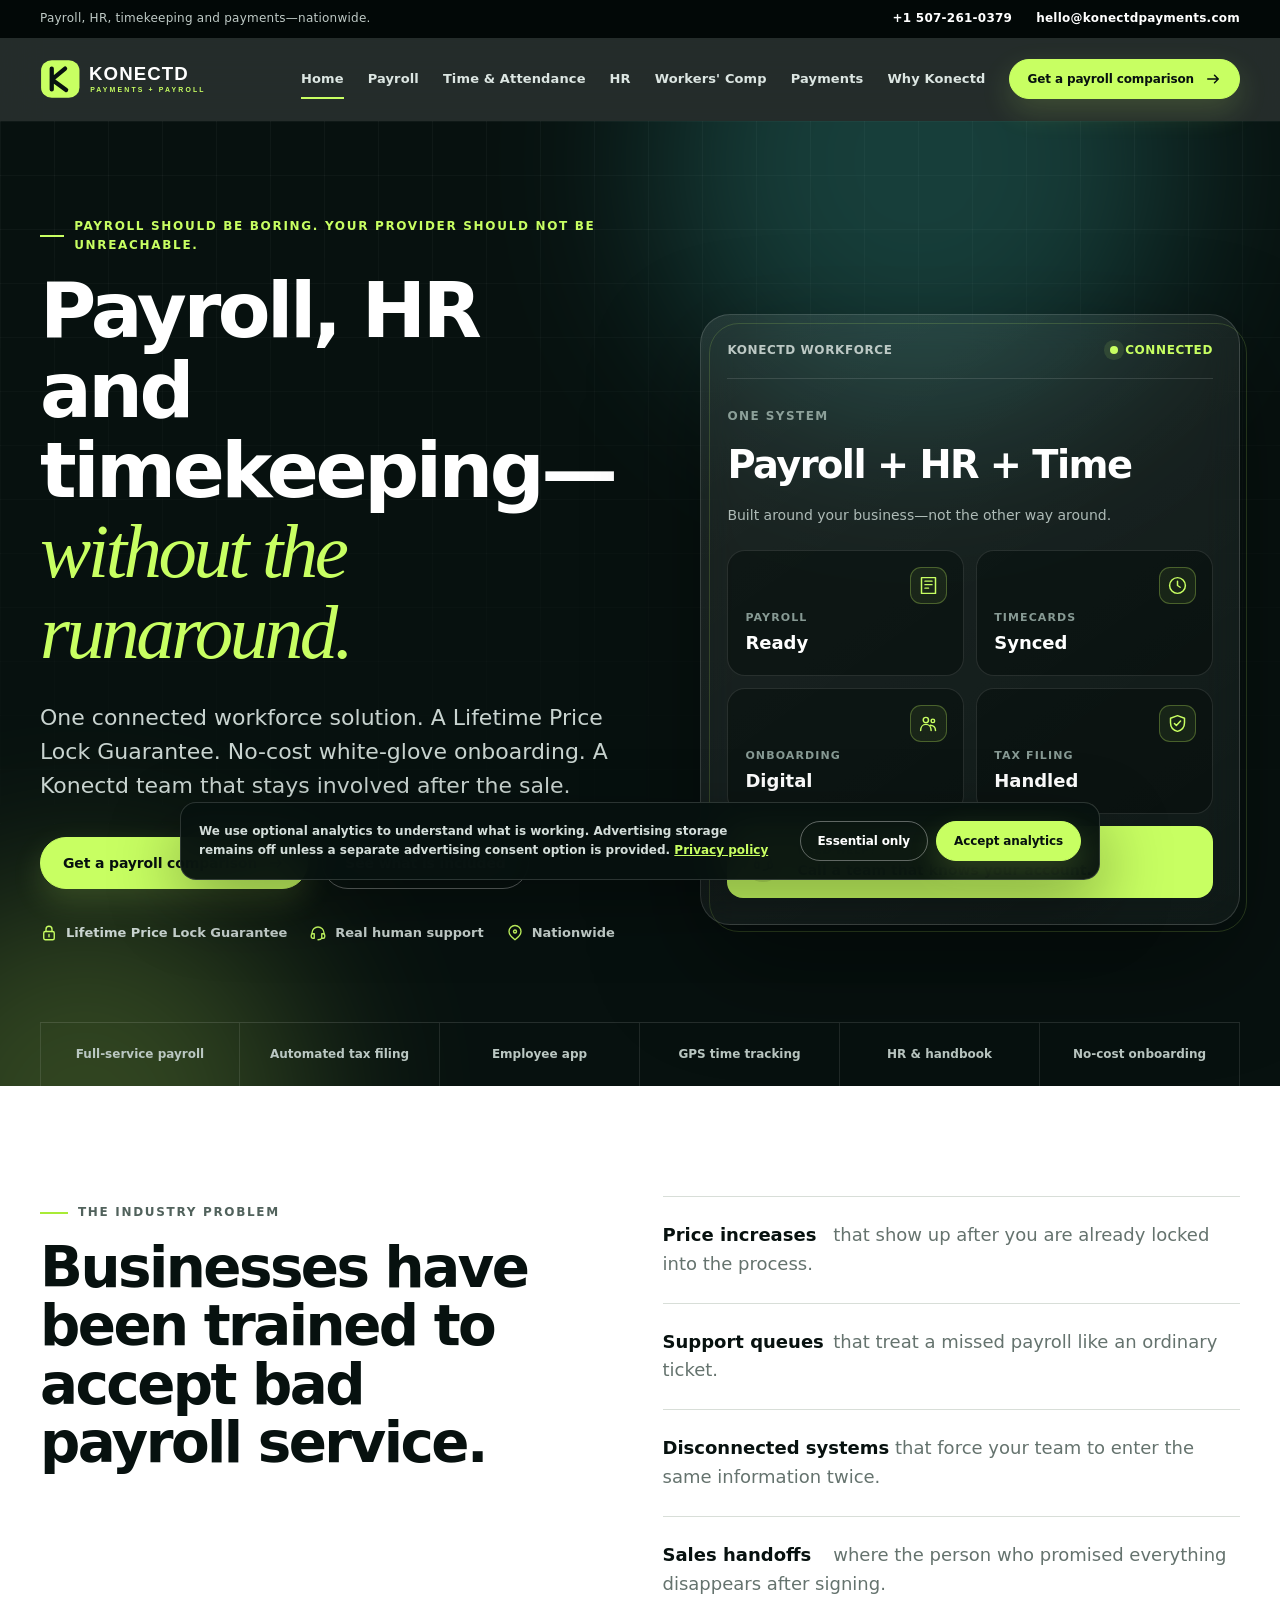
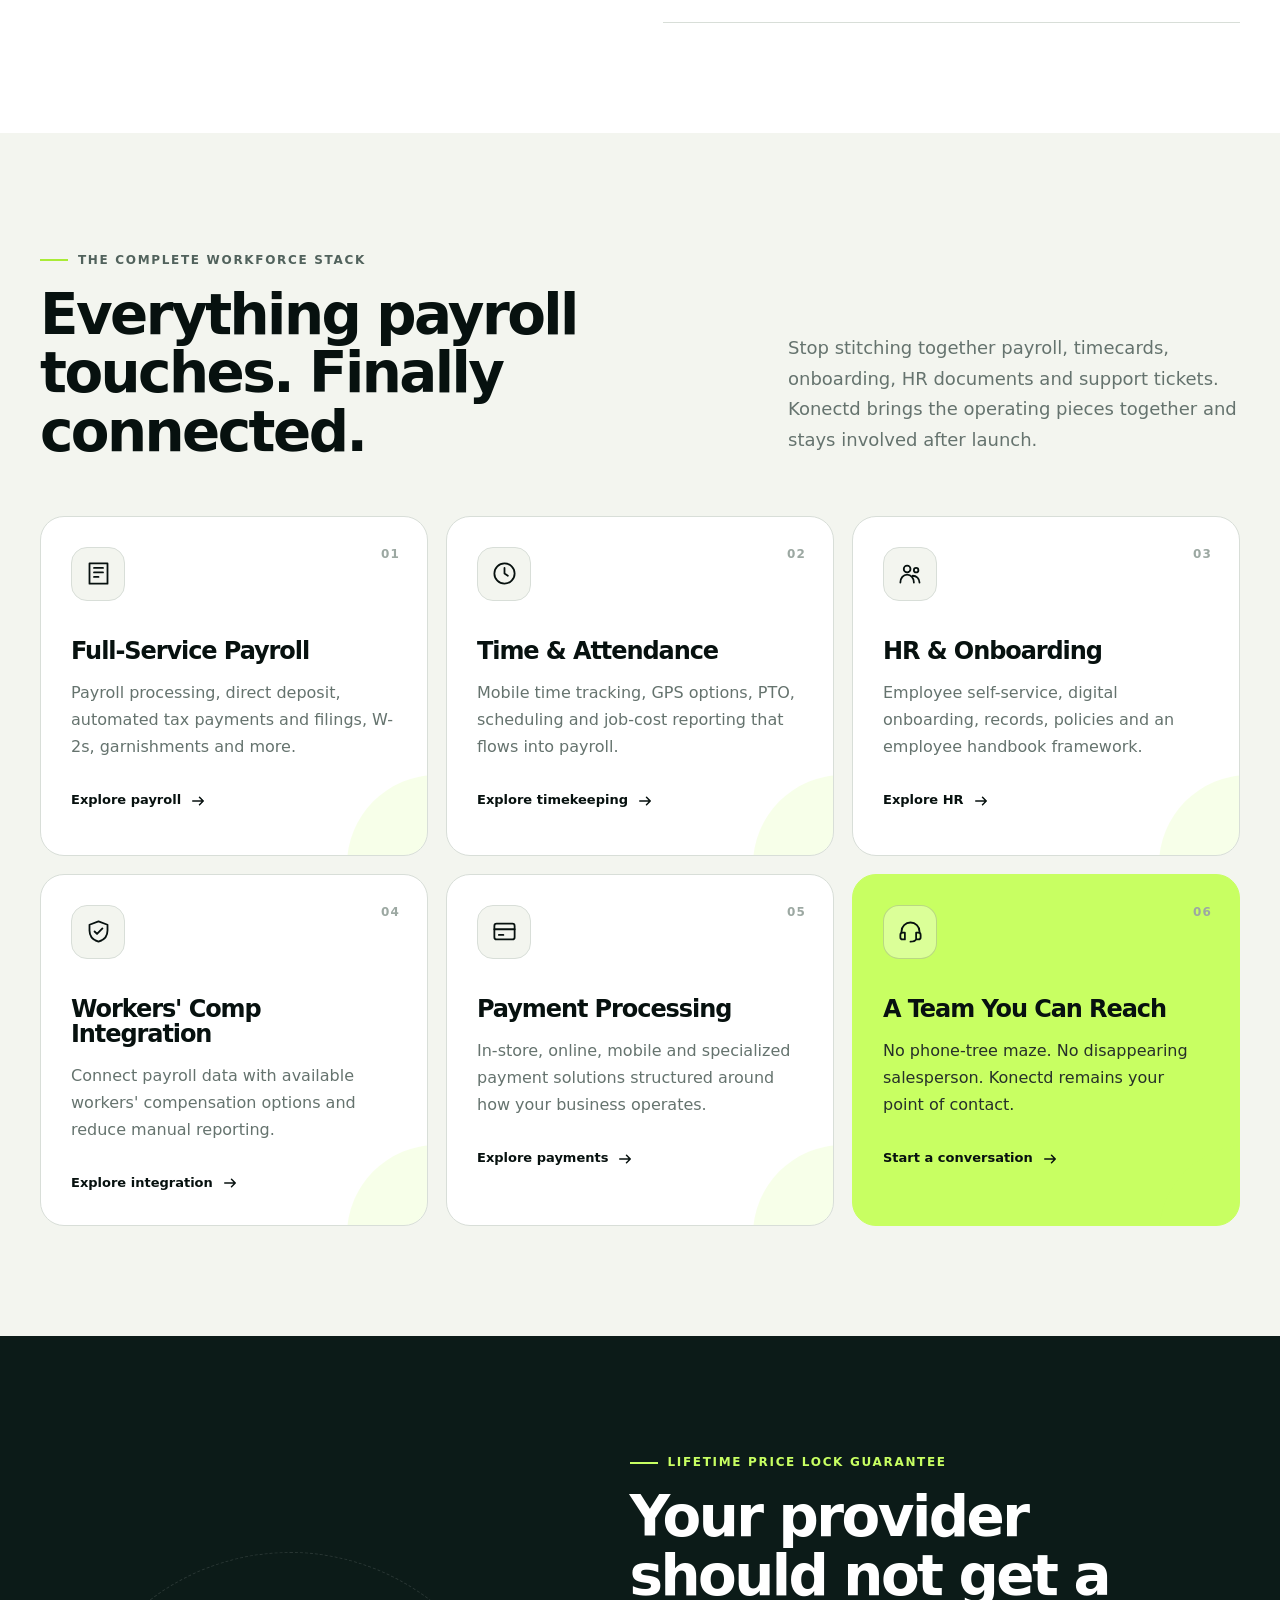
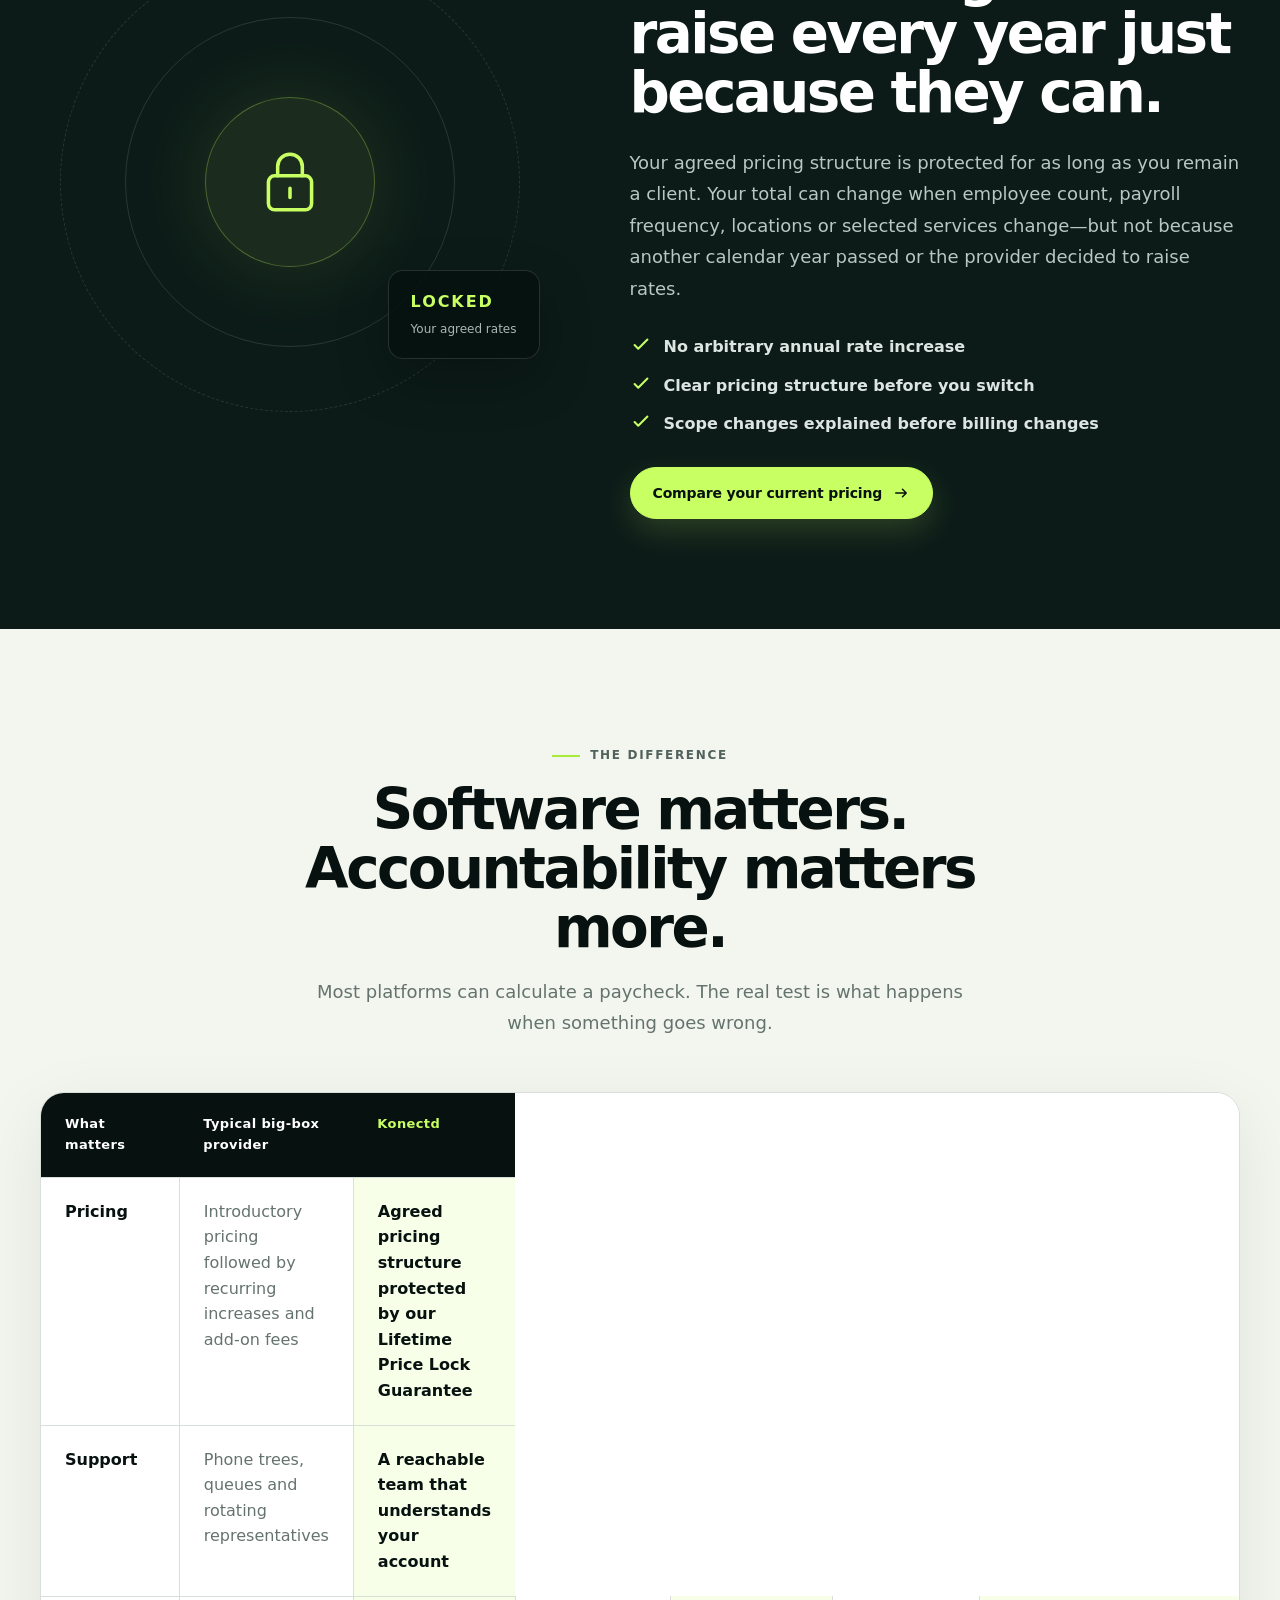
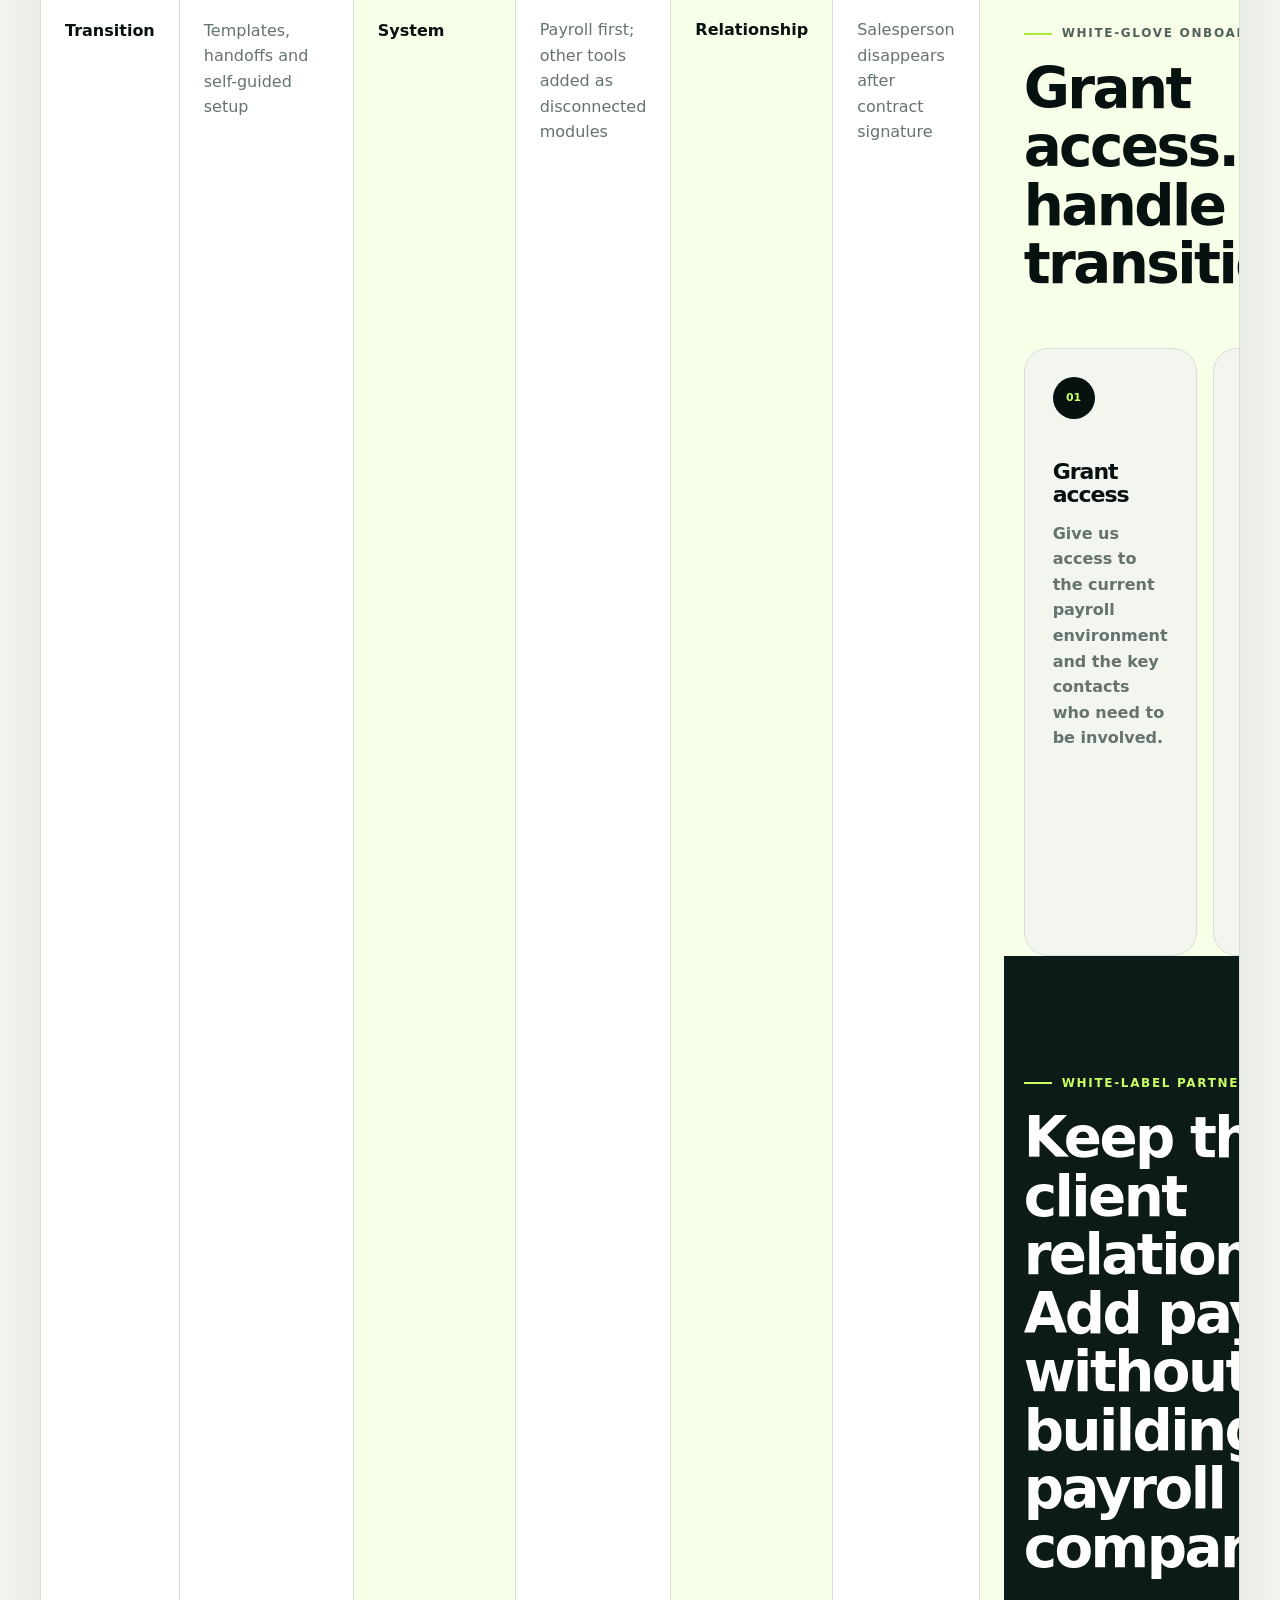
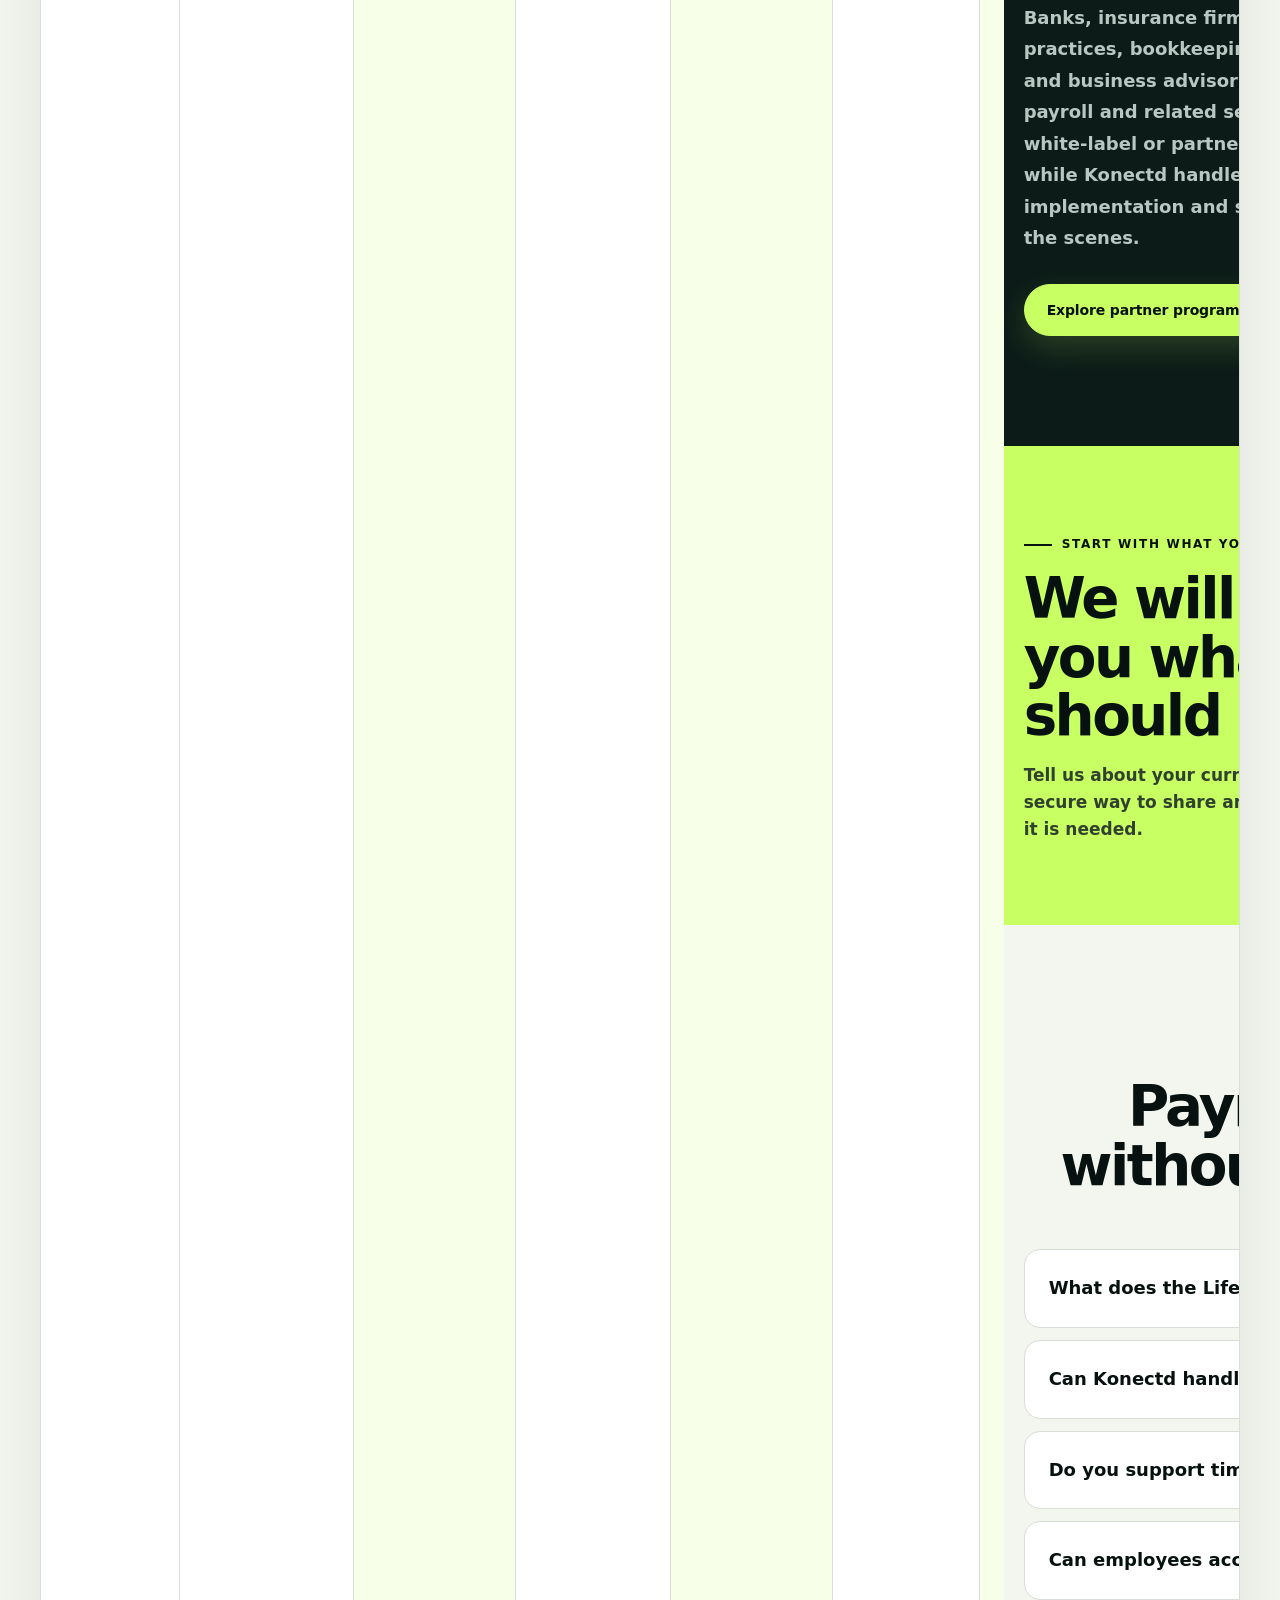
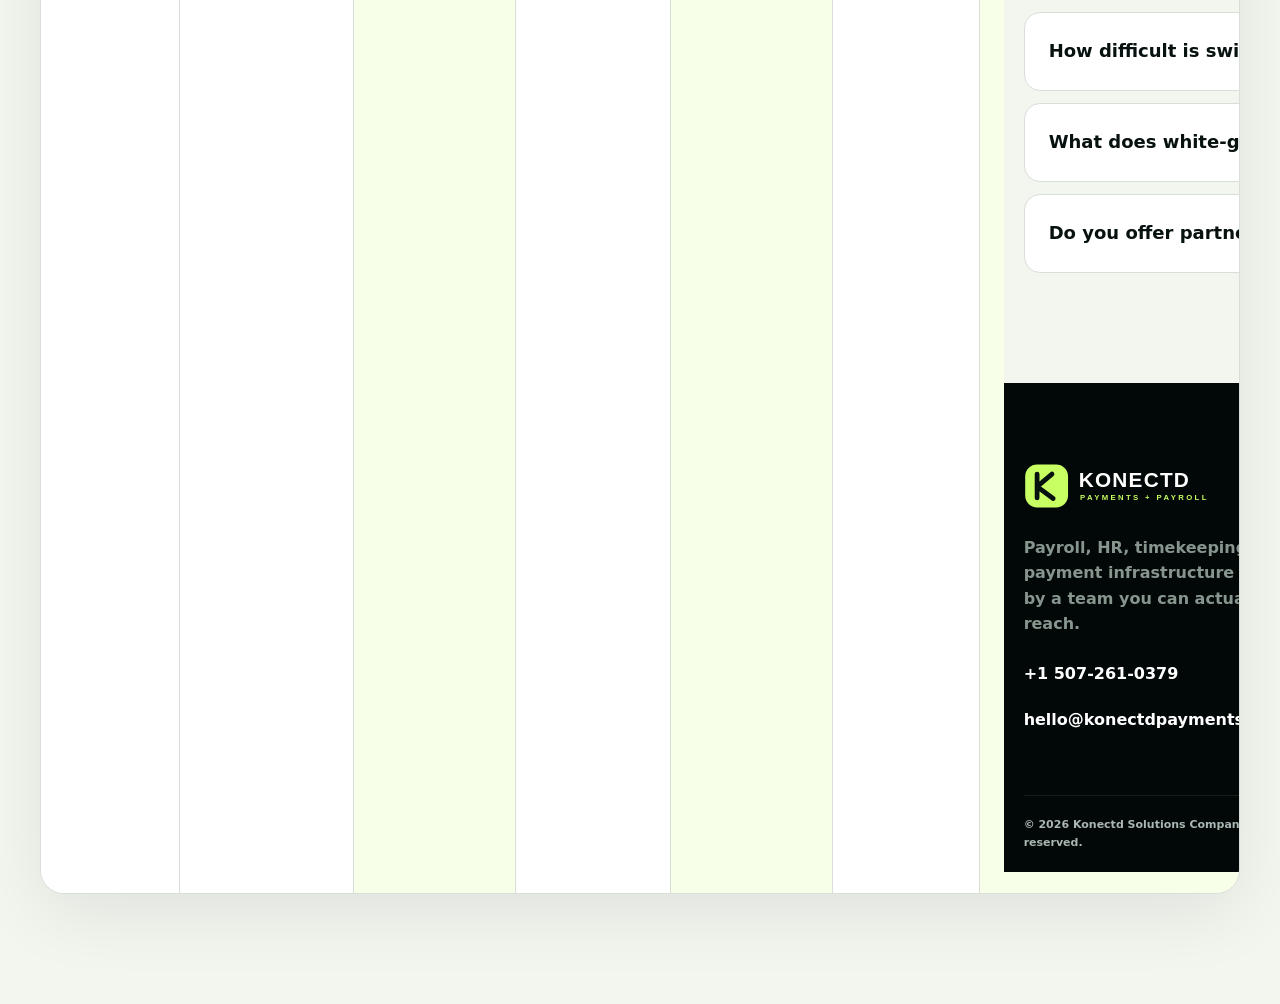
<file: index.html>
<!doctype html>
<html lang="en">
<head>
  <meta charset="utf-8">
  <meta name="viewport" content="width=device-width, initial-scale=1">
  <script>document.documentElement.classList.add('js');</script>
  <title>Payroll, HR & Payments Without the Runaround | Konectd</title>
  <meta name="description" content="Full-service payroll, HR, timekeeping, workers’ comp integration and payments with a Lifetime Price Lock Guarantee, no-cost white-glove onboarding and real human support.">
  <meta name="robots" content="index,follow,max-image-preview:large">
  <link rel="canonical" href="https://konectdpayments.com/">
  <meta name="theme-color" content="#07110f">
  <meta property="og:type" content="website">
  <meta property="og:title" content="Payroll, HR & Payments Without the Runaround | Konectd">
  <meta property="og:description" content="Full-service payroll, HR, timekeeping, workers’ comp integration and payments with a Lifetime Price Lock Guarantee, no-cost white-glove onboarding and real human support.">
  <meta property="og:url" content="https://konectdpayments.com/">
  <meta property="og:image" content="https://konectdpayments.com/og-image.png">
  <meta property="og:site_name" content="Konectd Payments & Payroll">
  <meta name="twitter:card" content="summary_large_image">
  <link rel="icon" href="favicon.svg" type="image/svg+xml">
  <link rel="preload" href="site.css" as="style">
  <link rel="stylesheet" href="site.css">
  
<script>
  window.dataLayer = window.dataLayer || [];
  function gtag(){dataLayer.push(arguments);}
  gtag('consent', 'default', {
    analytics_storage: 'denied',
    ad_storage: 'denied',
    ad_user_data: 'denied',
    ad_personalization: 'denied',
    wait_for_update: 500
  });
  gtag('js', new Date());
  gtag('config', 'G-0MS08JC5LT', { anonymize_ip: true });
</script>
<script async src="https://www.googletagmanager.com/gtag/js?id=G-0MS08JC5LT"></script>
  
  <script type="application/ld+json">
  {"@context":"https://schema.org","@graph":[{"@type":"Organization","@id":"https://konectdpayments.com/#organization","name":"Konectd Payments & Payroll","legalName":"Konectd Solutions Company, LLC","url":"https://konectdpayments.com/","telephone":"+15072610379","email":"hello@konectdpayments.com","areaServed":{"@type":"Country","name":"United States"},"contactPoint":{"@type":"ContactPoint","telephone":"+15072610379","contactType":"sales and customer support","areaServed":"US","availableLanguage":"English"}},{"@type":"WebSite","@id":"https://konectdpayments.com/#website","url":"https://konectdpayments.com/","name":"Konectd Payments & Payroll","publisher":{"@id":"https://konectdpayments.com/#organization"}},{"@type":"WebPage","@id":"https://konectdpayments.com/#webpage","url":"https://konectdpayments.com/","name":"Payroll, HR & Payments Without the Runaround | Konectd","isPartOf":{"@id":"https://konectdpayments.com/#website"},"about":{"@id":"https://konectdpayments.com/#organization"},"description":"Full-service payroll, HR, timekeeping, workers’ comp integration and payments with a Lifetime Price Lock Guarantee, no-cost white-glove onboarding and real human support."},{"@type":"Service","name":"Full-Service Payroll, HR and Timekeeping","provider":{"@id":"https://konectdpayments.com/#organization"},"areaServed":"US","serviceType":["Payroll processing","HR and onboarding","Time and attendance","Workers compensation integration","Payment processing"]},{"@type":"FAQPage","mainEntity":[{"@type":"Question","name":"What does the Lifetime Price Lock cover?","acceptedAnswer":{"@type":"Answer","text":"Your agreed rates and pricing structure stay locked while you remain a client. Your total can still change when employee count, payroll frequency, locations or selected services change."}},{"@type":"Question","name":"Can Konectd handle payroll taxes?","acceptedAnswer":{"@type":"Answer","text":"Yes. Full-service payroll includes automated payroll tax calculations, payments and filings based on the services selected for your account."}},{"@type":"Question","name":"Do you support time tracking and GPS?","acceptedAnswer":{"@type":"Answer","text":"Yes. Available time and attendance tools include mobile time entry, GPS options, PTO tracking, scheduling and job-cost reporting."}},{"@type":"Question","name":"Can employees access their own information?","acceptedAnswer":{"@type":"Answer","text":"Yes. Employees can use self-service tools for pay information, tax documents, direct deposit details and other available workforce functions."}},{"@type":"Question","name":"How difficult is switching providers?","acceptedAnswer":{"@type":"Answer","text":"Grant Konectd access to the current system and we manage available report pulls, historical data, setup, validation, testing and launch. Standard onboarding is included at no additional cost."}},{"@type":"Question","name":"What does white-glove onboarding mean?","acceptedAnswer":{"@type":"Answer","text":"Grant us access to the current system and we handle available report pulls, historical data, account setup, validation, testing and launch. Standard onboarding is included at no additional cost."}},{"@type":"Question","name":"Do you offer partner or white-label programs?","acceptedAnswer":{"@type":"Answer","text":"Yes. Banks, insurance firms, accounting practices, bookkeeping companies and other advisors can offer payroll and related services through a Konectd partner structure."}}]}]}
  </script>
</head>
<body>
  <a class="skip-link" href="#main">Skip to content</a>
  <div class="topbar">
    <div class="container topbar-inner">
      <span>Payroll, HR, timekeeping and payments—nationwide.</span>
      <div class="topbar-links"><a href="tel:+15072610379">+1 507-261-0379</a><a href="mailto:hello@konectdpayments.com">hello@konectdpayments.com</a></div>
    </div>
  </div>
  <header class="site-header" data-header>
    <div class="container header-inner">
      <a class="brand" href="index.html" aria-label="Konectd Payments and Payroll home"><img src="logo.svg" alt="Konectd Payments and Payroll"></a>
      <button class="nav-toggle" type="button" aria-expanded="false" aria-controls="primary-nav" data-nav-toggle><span></span><span></span><span></span><span class="sr-only">Menu</span></button>
      <nav id="primary-nav" class="primary-nav" aria-label="Primary navigation" data-nav>
        <a href="index.html" aria-current="page">Home</a><a href="payroll.html">Payroll</a><a href="time-attendance.html">Time & Attendance</a><a href="hr.html">HR</a><a href="workers-comp.html">Workers' Comp</a><a href="payments.html">Payments</a><a href="why-konectd.html">Why Konectd</a>
        <a class="button button-small" href="get-started.html">Get a payroll comparison <svg viewBox="0 0 24 24" aria-hidden="true"><path d="M5 12h14M14 7l5 5-5 5"/></svg></a>
      </nav>
    </div>
  </header>
  <main id="main">
<section class="hero hero-home">
  <div class="hero-orb hero-orb-one"></div><div class="hero-orb hero-orb-two"></div>
  <div class="container hero-grid">
    <div class="hero-copy reveal">
      <span class="eyebrow eyebrow-bright">Payroll should be boring. Your provider should not be unreachable.</span>
      <h1>Payroll, HR and timekeeping—<em>without the runaround.</em></h1>
      <p class="hero-lead">One connected workforce solution. A Lifetime Price Lock Guarantee. No-cost white-glove onboarding. A Konectd team that stays involved after the sale.</p>
      <div class="hero-actions"><a class="button" href="get-started.html">Get a payroll comparison <svg viewBox="0 0 24 24" aria-hidden="true"><path d="M5 12h14M14 7l5 5-5 5"/></svg></a><a class="button button-ghost" href="#solutions">See what is included</a></div>
      <div class="trust-row"><span><svg viewBox="0 0 24 24" aria-hidden="true"><rect x="5" y="10" width="14" height="11" rx="2"/><path d="M8 10V7a4 4 0 018 0v3M12 14v3"/></svg> Lifetime Price Lock Guarantee</span><span><svg viewBox="0 0 24 24" aria-hidden="true"><path d="M4 13v-1a8 8 0 0116 0v1"/><path d="M4 13h3v6H5a2 2 0 01-2-2v-2a2 2 0 012-2zM20 13h-3v6h2a2 2 0 002-2v-2a2 2 0 00-2-2zM17 19c-1 2-3 2-5 2"/></svg> Real human support</span><span><svg viewBox="0 0 24 24" aria-hidden="true"><path d="M20 10c0 5-8 11-8 11S4 15 4 10a8 8 0 1116 0z"/><circle cx="12" cy="10" r="2"/></svg> Nationwide</span></div>
    </div>
    <div class="hero-console reveal" aria-label="Connected payroll services illustration">
      <div class="console-top"><span>Konectd Workforce</span><span class="status"><i></i> Connected</span></div>
      <div class="console-total"><span>One system</span><strong>Payroll + HR + Time</strong><small>Built around your business—not the other way around.</small></div>
      <div class="console-grid">
        <div><span class="mini-icon"><svg viewBox="0 0 24 24" aria-hidden="true"><path d="M4 3h16v18H4z"/><path d="M8 7h8M8 11h8M8 15h4"/></svg></span><small>Payroll</small><strong>Ready</strong></div>
        <div><span class="mini-icon"><svg viewBox="0 0 24 24" aria-hidden="true"><circle cx="12" cy="12" r="9"/><path d="M12 7v5l3 2"/></svg></span><small>Timecards</small><strong>Synced</strong></div>
        <div><span class="mini-icon"><svg viewBox="0 0 24 24" aria-hidden="true"><circle cx="9" cy="8" r="3"/><circle cx="17" cy="9" r="2"/><path d="M3 20c0-4 2.6-7 6-7s6 3 6 7M14 14c3.2 0 6 2.3 6 6"/></svg></span><small>Onboarding</small><strong>Digital</strong></div>
        <div><span class="mini-icon"><svg viewBox="0 0 24 24" aria-hidden="true"><path d="M12 3l8 3v5c0 5-3.4 8.6-8 10-4.6-1.4-8-5-8-10V6z"/><path d="M8.5 12l2.2 2.2 4.8-5"/></svg></span><small>Tax filing</small><strong>Handled</strong></div>
      </div>
      <div class="support-strip"><span><svg viewBox="0 0 24 24" aria-hidden="true"><path d="M4 13v-1a8 8 0 0116 0v1"/><path d="M4 13h3v6H5a2 2 0 01-2-2v-2a2 2 0 012-2zM20 13h-3v6h2a2 2 0 002-2v-2a2 2 0 00-2-2zM17 19c-1 2-3 2-5 2"/></svg></span><div><small>Need help?</small><strong>Call a team that knows your account.</strong></div></div>
    </div>
  </div>
  <div class="container proof-strip reveal"><span>Full-service payroll</span><span>Automated tax filing</span><span>Employee app</span><span>GPS time tracking</span><span>HR & handbook</span><span>No-cost onboarding</span></div>
</section>

<section class="section problem-section">
  <div class="container problem-grid">
    <div class="reveal"><span class="eyebrow">The industry problem</span><h2>Businesses have been trained to accept bad payroll service.</h2></div>
    <div class="problem-list reveal"><p><b>Price increases</b> that show up after you are already locked into the process.</p><p><b>Support queues</b> that treat a missed payroll like an ordinary ticket.</p><p><b>Disconnected systems</b> that force your team to enter the same information twice.</p><p><b>Sales handoffs</b> where the person who promised everything disappears after signing.</p></div>
  </div>
</section>

<section class="section section-light" id="solutions">
  <div class="container">
    <div class="section-heading split-heading reveal">
      <div><span class="eyebrow">The complete workforce stack</span><h2>Everything payroll touches. Finally connected.</h2></div>
      <p>Stop stitching together payroll, timecards, onboarding, HR documents and support tickets. Konectd brings the operating pieces together and stays involved after launch.</p>
    </div>
    <div class="service-grid">
      <a class="service-card reveal" href="payroll.html"><span class="icon"><svg viewBox="0 0 24 24" aria-hidden="true"><path d="M4 3h16v18H4z"/><path d="M8 7h8M8 11h8M8 15h4"/></svg></span><span class="card-kicker">01</span><h3>Full-Service Payroll</h3><p>Payroll processing, direct deposit, automated tax payments and filings, W-2s, garnishments and more.</p><span class="text-link">Explore payroll <svg viewBox="0 0 24 24" aria-hidden="true"><path d="M5 12h14M14 7l5 5-5 5"/></svg></span></a>
      <a class="service-card reveal" href="time-attendance.html"><span class="icon"><svg viewBox="0 0 24 24" aria-hidden="true"><circle cx="12" cy="12" r="9"/><path d="M12 7v5l3 2"/></svg></span><span class="card-kicker">02</span><h3>Time & Attendance</h3><p>Mobile time tracking, GPS options, PTO, scheduling and job-cost reporting that flows into payroll.</p><span class="text-link">Explore timekeeping <svg viewBox="0 0 24 24" aria-hidden="true"><path d="M5 12h14M14 7l5 5-5 5"/></svg></span></a>
      <a class="service-card reveal" href="hr.html"><span class="icon"><svg viewBox="0 0 24 24" aria-hidden="true"><circle cx="9" cy="8" r="3"/><circle cx="17" cy="9" r="2"/><path d="M3 20c0-4 2.6-7 6-7s6 3 6 7M14 14c3.2 0 6 2.3 6 6"/></svg></span><span class="card-kicker">03</span><h3>HR & Onboarding</h3><p>Employee self-service, digital onboarding, records, policies and an employee handbook framework.</p><span class="text-link">Explore HR <svg viewBox="0 0 24 24" aria-hidden="true"><path d="M5 12h14M14 7l5 5-5 5"/></svg></span></a>
      <a class="service-card reveal" href="workers-comp.html"><span class="icon"><svg viewBox="0 0 24 24" aria-hidden="true"><path d="M12 3l8 3v5c0 5-3.4 8.6-8 10-4.6-1.4-8-5-8-10V6z"/><path d="M8.5 12l2.2 2.2 4.8-5"/></svg></span><span class="card-kicker">04</span><h3>Workers' Comp Integration</h3><p>Connect payroll data with available workers' compensation options and reduce manual reporting.</p><span class="text-link">Explore integration <svg viewBox="0 0 24 24" aria-hidden="true"><path d="M5 12h14M14 7l5 5-5 5"/></svg></span></a>
      <a class="service-card reveal" href="payments.html"><span class="icon"><svg viewBox="0 0 24 24" aria-hidden="true"><rect x="3" y="5" width="18" height="14" rx="2"/><path d="M3 10h18M7 15h4"/></svg></span><span class="card-kicker">05</span><h3>Payment Processing</h3><p>In-store, online, mobile and specialized payment solutions structured around how your business operates.</p><span class="text-link">Explore payments <svg viewBox="0 0 24 24" aria-hidden="true"><path d="M5 12h14M14 7l5 5-5 5"/></svg></span></a>
      <a class="service-card accent-card reveal" href="get-started.html"><span class="icon"><svg viewBox="0 0 24 24" aria-hidden="true"><path d="M4 13v-1a8 8 0 0116 0v1"/><path d="M4 13h3v6H5a2 2 0 01-2-2v-2a2 2 0 012-2zM20 13h-3v6h2a2 2 0 002-2v-2a2 2 0 00-2-2zM17 19c-1 2-3 2-5 2"/></svg></span><span class="card-kicker">06</span><h3>A Team You Can Reach</h3><p>No phone-tree maze. No disappearing salesperson. Konectd remains your point of contact.</p><span class="text-link">Start a conversation <svg viewBox="0 0 24 24" aria-hidden="true"><path d="M5 12h14M14 7l5 5-5 5"/></svg></span></a>
    </div>
  </div>
</section>
<section class="section price-lock-section">
  <div class="container price-lock-grid">
    <div class="lock-visual reveal"><span class="big-lock"><svg viewBox="0 0 24 24" aria-hidden="true"><rect x="5" y="10" width="14" height="11" rx="2"/><path d="M8 10V7a4 4 0 018 0v3M12 14v3"/></svg></span><span class="lock-ring ring-one"></span><span class="lock-ring ring-two"></span><div class="lock-label"><strong>LOCKED</strong><span>Your agreed rates</span></div></div>
    <div class="reveal"><span class="eyebrow eyebrow-bright">Lifetime Price Lock Guarantee</span><h2>Your provider should not get a raise every year just because they can.</h2><p>Your agreed pricing structure is protected for as long as you remain a client. Your total can change when employee count, payroll frequency, locations or selected services change—but not because another calendar year passed or the provider decided to raise rates.</p><ul class="check-list bright"><li><svg viewBox="0 0 24 24" aria-hidden="true"><path d="M5 12l4 4L19 6"/></svg> No arbitrary annual rate increase</li><li><svg viewBox="0 0 24 24" aria-hidden="true"><path d="M5 12l4 4L19 6"/></svg> Clear pricing structure before you switch</li><li><svg viewBox="0 0 24 24" aria-hidden="true"><path d="M5 12l4 4L19 6"/></svg> Scope changes explained before billing changes</li></ul><a class="button" href="get-started.html">Compare your current pricing <svg viewBox="0 0 24 24" aria-hidden="true"><path d="M5 12h14M14 7l5 5-5 5"/></svg></a></div>
  </div>
</section>
<section class="section section-light comparison-section">
  <div class="container">
    <div class="section-heading centered reveal"><span class="eyebrow">The difference</span><h2>Software matters. Accountability matters more.</h2><p>Most platforms can calculate a paycheck. The real test is what happens when something goes wrong.</p></div>
    <div class="comparison-table-wrap reveal">
      <table class="comparison-table">
        <caption class="sr-only">Comparison of a typical big-box payroll provider and Konectd</caption>
        <thead><tr><th scope="col">What matters</th><th scope="col">Typical big-box provider</th><th scope="col">Konectd</th></tr></thead>
        <tbody>
          <tr><th scope="row">Pricing</th><td data-label="Typical provider">Introductory pricing followed by recurring increases and add-on fees</td><td class="good" data-label="Konectd">Agreed pricing structure protected by our Lifetime Price Lock Guarantee</td></tr>
          <tr><th scope="row">Support</th><td data-label="Typical provider">Phone trees, queues and rotating representatives</td><td class="good" data-label="Konectd">A reachable team that understands your account</td></tr>
          <tr><th scope="row">Transition</th><td data-label="Typical provider">Templates, handoffs and self-guided setup</td><td class="good" data-label="Grant access and we pull reports, preserve history, configure, test and launch at no additional onboarding cost</td></tr>
          <tr><th scope="row">System</th><td data-label="Typical provider">Payroll first; other tools added as disconnected modules</td><td class="good" data-label="Payroll, HR and timekeeping designed to work together</td></tr>
          <tr><th scope="row">Relationship</th><td data-label="Typical provider">Salesperson disappears after contract signature</td><td class="good" data-label="Konectd stays involved after launch</td></tr>
        </tbody>
      </table>
    </div>
  </div>
</section>
<section class="section switch-section">
  <div class="container">
    <div class="section-heading split-heading reveal"><div><span class="eyebrow">White-glove onboarding</span><h2>Grant access. We handle the transition.</h2></div><p>No second job for your team and no added onboarding cost. We pull the reports, preserve payroll history, configure the system, validate the data and manage launch.</p></div>
    <div class="steps-grid"><div class="step reveal"><span>01</span><h3>Grant access</h3><p>Give us access to the current payroll environment and the key contacts who need to be involved.</p></div><div class="step reveal"><span>02</span><h3>We pull the history</h3><p>We retrieve available reports, employee records, year-to-date balances, earning codes, deductions and payroll history.</p></div><div class="step reveal"><span>03</span><h3>We configure and test</h3><p>We build the new account, import data, validate totals and run parallel testing when appropriate.</p></div><div class="step reveal"><span>04</span><h3>We manage launch</h3><p>We coordinate employee access, first payroll and ongoing support. The standard transition is included at no additional cost.</p></div></div>
  </div>
</section>

<section class="section partner-section">
  <div class="container partner-grid">
    <div class="reveal"><span class="eyebrow eyebrow-bright">White-label partner programs</span><h2>Keep the client relationship. Add payroll without building a payroll company.</h2><p>Banks, insurance firms, accounting practices, bookkeeping companies and business advisors can offer payroll and related services under a white-label or partner structure while Konectd handles implementation and support behind the scenes.</p><a class="button" href="partners.html">Explore partner programs <svg viewBox="0 0 24 24" aria-hidden="true"><path d="M5 12h14M14 7l5 5-5 5"/></svg></a></div>
    <div class="partner-audiences reveal" aria-label="Organizations we partner with"><span>Banks</span><span>Insurance firms</span><span>Accounting firms</span><span>Bookkeepers</span><span>Advisors</span><span>Referral partners</span></div>
  </div>
</section>
<section class="section cta-band"><div class="container cta-band-inner reveal"><div><span class="eyebrow eyebrow-bright">Start with what you pay today</span><h2>We will show you what payroll should cost.</h2><p>Tell us about your current setup. We will provide a secure way to share an invoice or statement when it is needed.</p></div><a class="button button-light" href="get-started.html">Get a comparison <svg viewBox="0 0 24 24" aria-hidden="true"><path d="M5 12h14M14 7l5 5-5 5"/></svg></a></div></section>
<section class="section faq-section section-light"><div class="container narrow"><div class="section-heading centered reveal"><span class="eyebrow">Straight answers</span><h2>Payroll questions without the sales fog.</h2></div><div class="faq-list">
<details class="reveal"><summary>What does the Lifetime Price Lock cover?</summary><p>Your agreed rates and pricing structure stay locked while you remain a client. Your total can still change when employee count, payroll frequency, locations or selected services change.</p></details>
<details class="reveal"><summary>Can Konectd handle payroll taxes?</summary><p>Yes. Full-service payroll includes automated payroll tax calculations, payments and filings based on the services selected for your account.</p></details>
<details class="reveal"><summary>Do you support time tracking and GPS?</summary><p>Yes. Available time and attendance tools include mobile time entry, GPS options, PTO tracking, scheduling and job-cost reporting.</p></details>
<details class="reveal"><summary>Can employees access their own information?</summary><p>Yes. Employees can use self-service tools for pay information, tax documents, direct deposit details and other available workforce functions.</p></details>
<details class="reveal"><summary>How difficult is switching providers?</summary><p>Grant Konectd access to the current system and we manage available report pulls, historical data, setup, validation, testing and launch. Standard onboarding is included at no additional cost.</p></details>
<details class="reveal"><summary>What does white-glove onboarding mean?</summary><p>Grant us access to the current system and we handle available report pulls, historical data, account setup, validation, testing and launch. Standard onboarding is included at no additional cost.</p></details><details class="reveal"><summary>Do you offer partner or white-label programs?</summary><p>Yes. Banks, insurance firms, accounting practices, bookkeeping companies and other advisors can offer payroll and related services through a Konectd partner structure.</p></details></div></div></section></main>
  <footer class="site-footer">
    <div class="container footer-grid">
      <div class="footer-brand">
        <img src="logo.svg" alt="Konectd Payments and Payroll">
        <p>Payroll, HR, timekeeping and payment infrastructure backed by a team you can actually reach.</p>
        <div class="footer-contact"><a href="tel:+15072610379">+1 507-261-0379</a><a href="mailto:hello@konectdpayments.com">hello@konectdpayments.com</a></div>
      </div>
      <div><h2>Solutions</h2><a href="payroll.html">Payroll</a><a href="time-attendance.html">Time & Attendance</a><a href="hr.html">HR</a><a href="workers-comp.html">Workers' Comp</a><a href="payments.html">Payments</a></div>
      <div><h2>Konectd</h2><a href="why-konectd.html">Why Konectd</a><a href="partners.html">Partner Programs</a><a href="get-started.html">Get a Comparison</a><a href="https://konectdsolutions.com">Advisory & Consulting</a><a href="https://konectd.com">Marketing & AI</a></div>
    </div>
    <div class="container legal-line">
      <span>© <span data-year></span> Konectd Solutions Company, LLC. All rights reserved.</span>
      <div><a href="privacy.html">Privacy Policy</a><a href="terms.html">T&amp;C's</a><a href="sms-terms.html">SMS</a><a href="ai-disclosure.html">AI</a><button type="button" class="cookie-settings-link" data-cookie-settings>Cookie settings</button></div>
    </div>
  </footer>
  <div class="cookie-banner" data-cookie-banner hidden>
    <p>We use optional analytics to understand what is working. Advertising storage remains off unless a separate advertising consent option is provided. <a href="privacy.html">Privacy policy</a></p>
    <div><button class="button button-ghost button-small" type="button" data-cookie-essential>Essential only</button><button class="button button-small" type="button" data-cookie-accept>Accept analytics</button></div>
  </div>
  <script src="site.js" defer></script>
  <script src="https://cdn.apigateway.co/webchat-client..prod/sdk.js" data-widget-id="3d4868c8-fbc4-11f0-b22f-624d8abf8f93" defer></script>
</body>
</html>
</file>
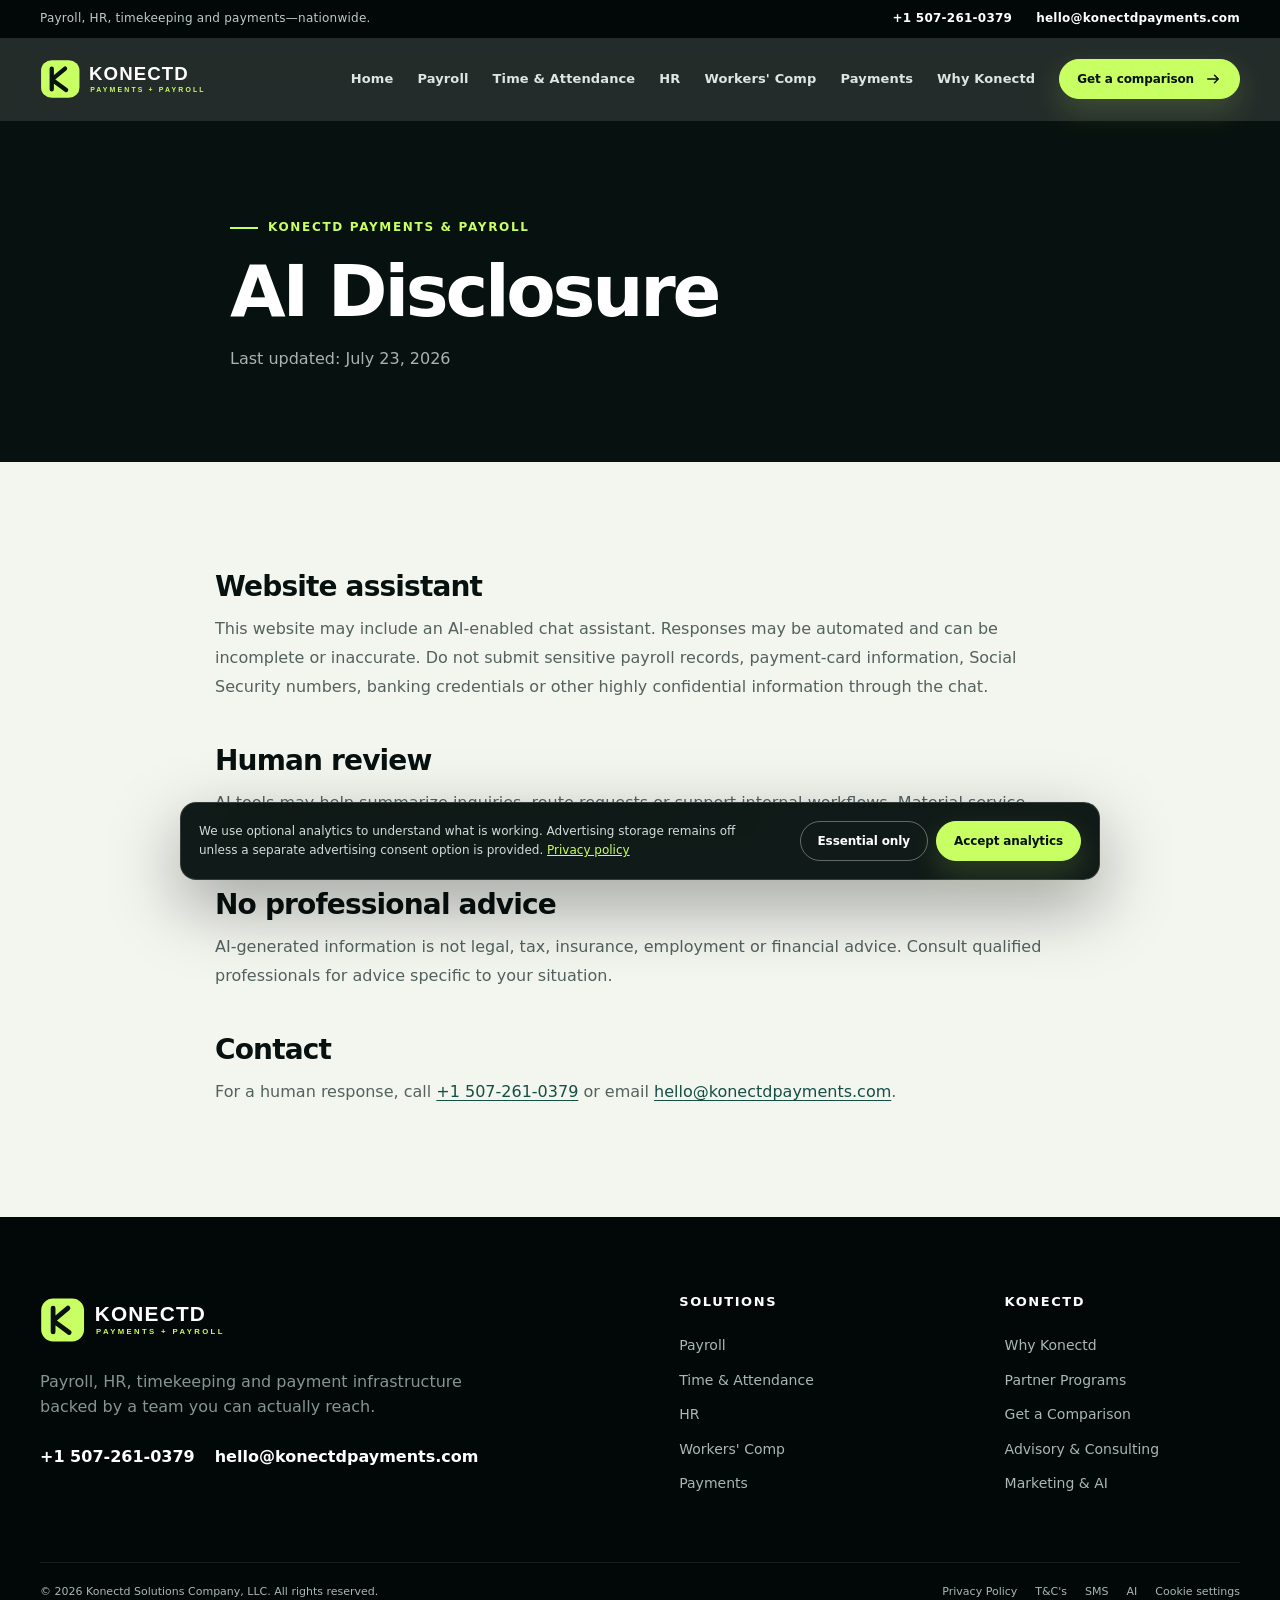
<file: ai-disclosure.html>
<!doctype html>
<html lang="en">
<head>
  <meta charset="utf-8">
  <meta name="viewport" content="width=device-width, initial-scale=1">
  <script>document.documentElement.classList.add('js');</script>
  <title>AI Disclosure | Konectd Payments & Payroll</title>
  <meta name="description" content="How Konectd may use AI-enabled tools on this website and in business workflows.">
  <meta name="robots" content="index,follow,max-image-preview:large">
  <link rel="canonical" href="https://konectdpayments.com/ai-disclosure.html">
  <meta name="theme-color" content="#07110f">
  <meta property="og:type" content="website">
  <meta property="og:title" content="AI Disclosure | Konectd Payments & Payroll">
  <meta property="og:description" content="How Konectd may use AI-enabled tools on this website and in business workflows.">
  <meta property="og:url" content="https://konectdpayments.com/ai-disclosure.html">
  <meta property="og:image" content="https://konectdpayments.com/og-image.png">
  <meta property="og:site_name" content="Konectd Payments & Payroll">
  <meta name="twitter:card" content="summary_large_image">
  <link rel="icon" href="favicon.svg" type="image/svg+xml">
  <link rel="preload" href="site.css" as="style">
  <link rel="stylesheet" href="site.css">
  
<script>
  window.dataLayer = window.dataLayer || [];
  function gtag(){dataLayer.push(arguments);}
  gtag('consent', 'default', {
    analytics_storage: 'denied',
    ad_storage: 'denied',
    ad_user_data: 'denied',
    ad_personalization: 'denied',
    wait_for_update: 500
  });
  gtag('js', new Date());
  gtag('config', 'G-0MS08JC5LT', { anonymize_ip: true });
</script>
<script async src="https://www.googletagmanager.com/gtag/js?id=G-0MS08JC5LT"></script>
  
  <script type="application/ld+json">
  {"@context":"https://schema.org","@type":"WebPage","name":"AI Disclosure","url":"https://konectdpayments.com/ai-disclosure.html","provider":{"@type":"Organization","name":"Konectd Payments & Payroll","url":"https://konectdpayments.com","telephone":"+15072610379","email":"hello@konectdpayments.com"},"areaServed":{"@type":"Country","name":"United States"},"description":"How Konectd may use AI-enabled tools on this website and in business workflows."}
  </script>
</head>
<body>
  <a class="skip-link" href="#main">Skip to content</a>
  <div class="topbar">
    <div class="container topbar-inner">
      <span>Payroll, HR, timekeeping and payments—nationwide.</span>
      <div class="topbar-links"><a href="tel:+15072610379">+1 507-261-0379</a><a href="mailto:hello@konectdpayments.com">hello@konectdpayments.com</a></div>
    </div>
  </div>
  <header class="site-header" data-header>
    <div class="container header-inner">
      <a class="brand" href="index.html" aria-label="Konectd Payments and Payroll home"><img src="logo.svg" alt="Konectd Payments and Payroll"></a>
      <button class="nav-toggle" type="button" aria-expanded="false" aria-controls="primary-nav" data-nav-toggle><span></span><span></span><span></span><span class="sr-only">Menu</span></button>
      <nav id="primary-nav" class="primary-nav" aria-label="Primary navigation" data-nav>
        <a href="index.html">Home</a><a href="payroll.html">Payroll</a><a href="time-attendance.html">Time & Attendance</a><a href="hr.html">HR</a><a href="workers-comp.html">Workers' Comp</a><a href="payments.html">Payments</a><a href="why-konectd.html">Why Konectd</a>
        <a class="button button-small" href="get-started.html">Get a comparison <svg viewBox="0 0 24 24" aria-hidden="true"><path d="M5 12h14M14 7l5 5-5 5"/></svg></a>
      </nav>
    </div>
  </header>
  <main id="main"><section class="legal-hero"><div class="container narrow"><span class="eyebrow eyebrow-bright">Konectd Payments & Payroll</span><h1>AI Disclosure</h1><p>Last updated: July 23, 2026</p></div></section><section class="section section-light"><div class="container legal-content">
<h2>Website assistant</h2><p>This website may include an AI-enabled chat assistant. Responses may be automated and can be incomplete or inaccurate. Do not submit sensitive payroll records, payment-card information, Social Security numbers, banking credentials or other highly confidential information through the chat.</p>
<h2>Human review</h2><p>AI tools may help summarize inquiries, route requests or support internal workflows. Material service decisions, quotes, approvals and agreements require human review.</p>
<h2>No professional advice</h2><p>AI-generated information is not legal, tax, insurance, employment or financial advice. Consult qualified professionals for advice specific to your situation.</p>
<h2>Contact</h2><p>For a human response, call <a href="tel:+15072610379">+1 507-261-0379</a> or email <a href="mailto:hello@konectdpayments.com">hello@konectdpayments.com</a>.</p></div></section></main>
  <footer class="site-footer">
    <div class="container footer-grid">
      <div class="footer-brand">
        <img src="logo.svg" alt="Konectd Payments and Payroll">
        <p>Payroll, HR, timekeeping and payment infrastructure backed by a team you can actually reach.</p>
        <div class="footer-contact"><a href="tel:+15072610379">+1 507-261-0379</a><a href="mailto:hello@konectdpayments.com">hello@konectdpayments.com</a></div>
      </div>
      <div><h2>Solutions</h2><a href="payroll.html">Payroll</a><a href="time-attendance.html">Time & Attendance</a><a href="hr.html">HR</a><a href="workers-comp.html">Workers' Comp</a><a href="payments.html">Payments</a></div>
      <div><h2>Konectd</h2><a href="why-konectd.html">Why Konectd</a><a href="partners.html">Partner Programs</a><a href="get-started.html">Get a Comparison</a><a href="https://konectdsolutions.com">Advisory & Consulting</a><a href="https://konectd.com">Marketing & AI</a></div>
    </div>
    <div class="container legal-line">
      <span>© <span data-year></span> Konectd Solutions Company, LLC. All rights reserved.</span>
      <div><a href="privacy.html">Privacy Policy</a><a href="terms.html">T&amp;C's</a><a href="sms-terms.html">SMS</a><a href="ai-disclosure.html">AI</a><button type="button" class="cookie-settings-link" data-cookie-settings>Cookie settings</button></div>
    </div>
  </footer>
  <div class="cookie-banner" data-cookie-banner hidden>
    <p>We use optional analytics to understand what is working. Advertising storage remains off unless a separate advertising consent option is provided. <a href="privacy.html">Privacy policy</a></p>
    <div><button class="button button-ghost button-small" type="button" data-cookie-essential>Essential only</button><button class="button button-small" type="button" data-cookie-accept>Accept analytics</button></div>
  </div>
  <script src="site.js" defer></script>
  <script src="https://cdn.apigateway.co/webchat-client..prod/sdk.js" data-widget-id="3d4868c8-fbc4-11f0-b22f-624d8abf8f93" defer></script>
</body>
</html>
</file>
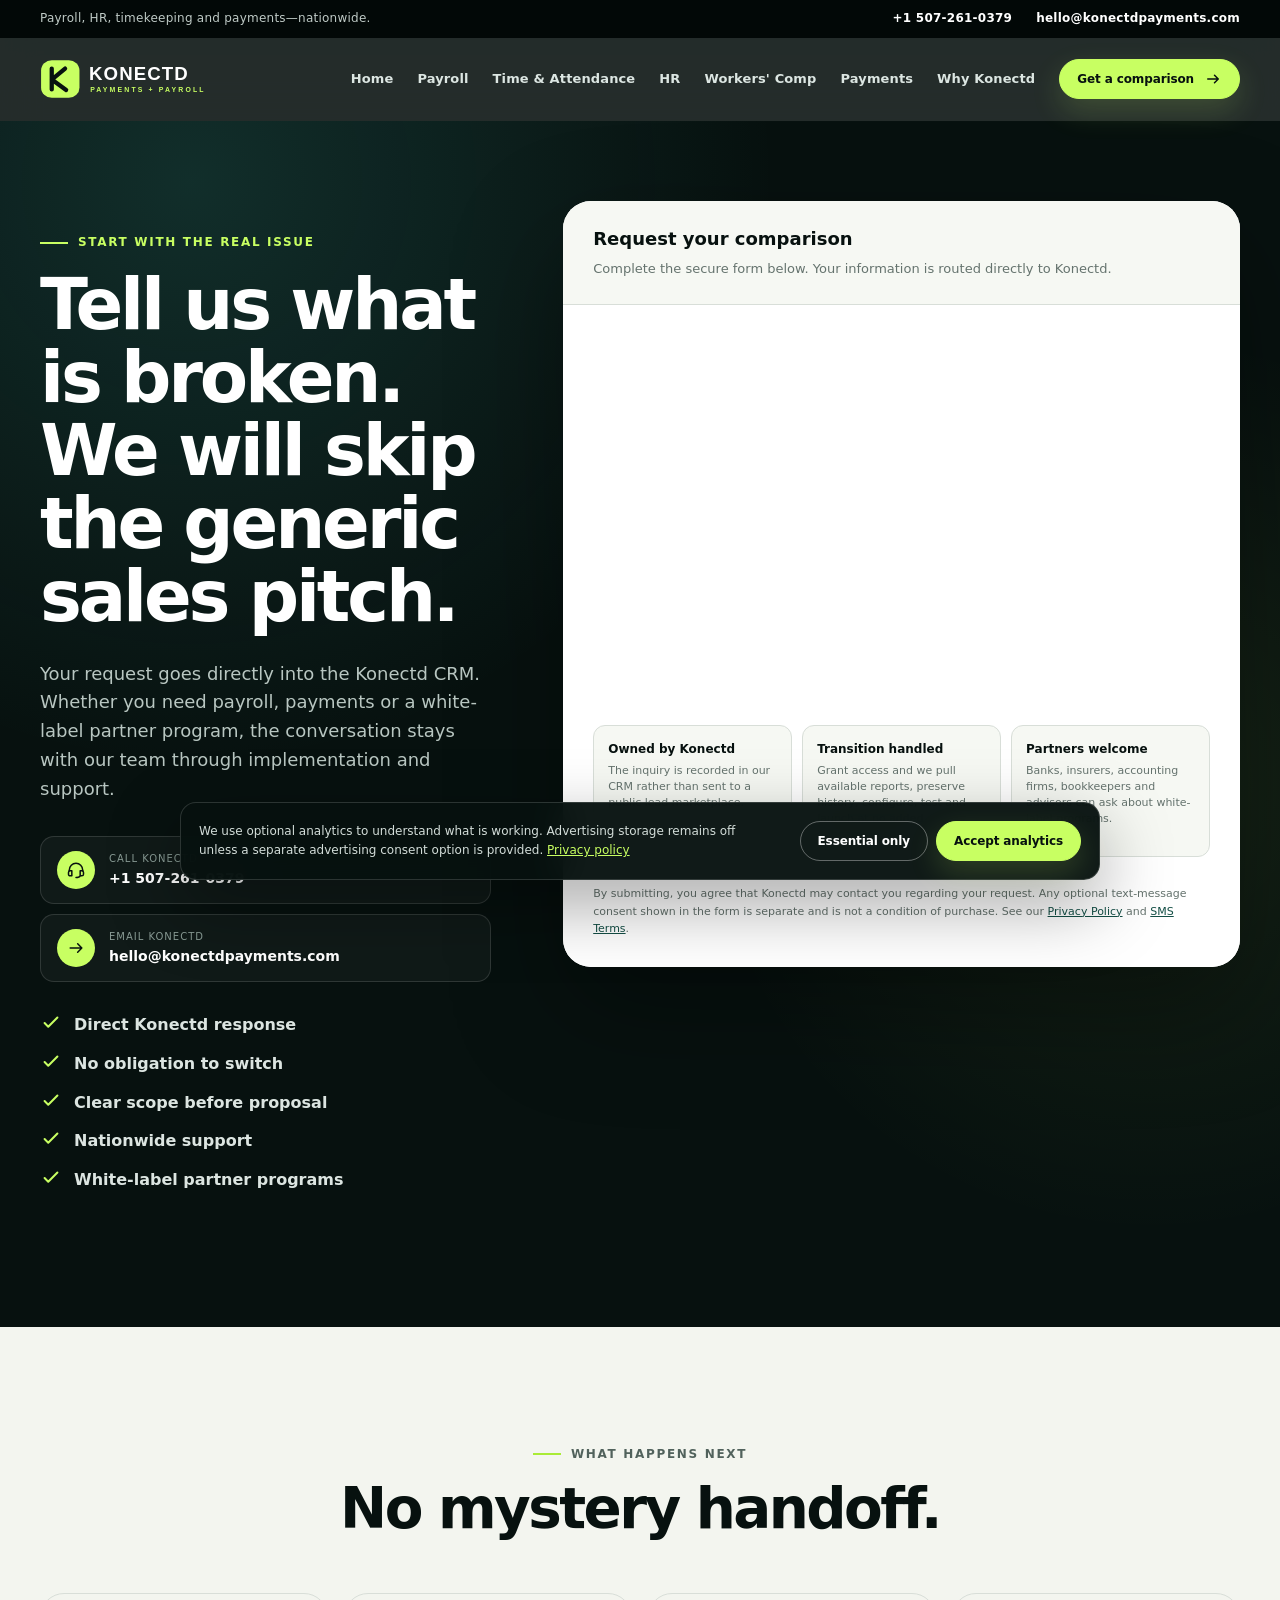
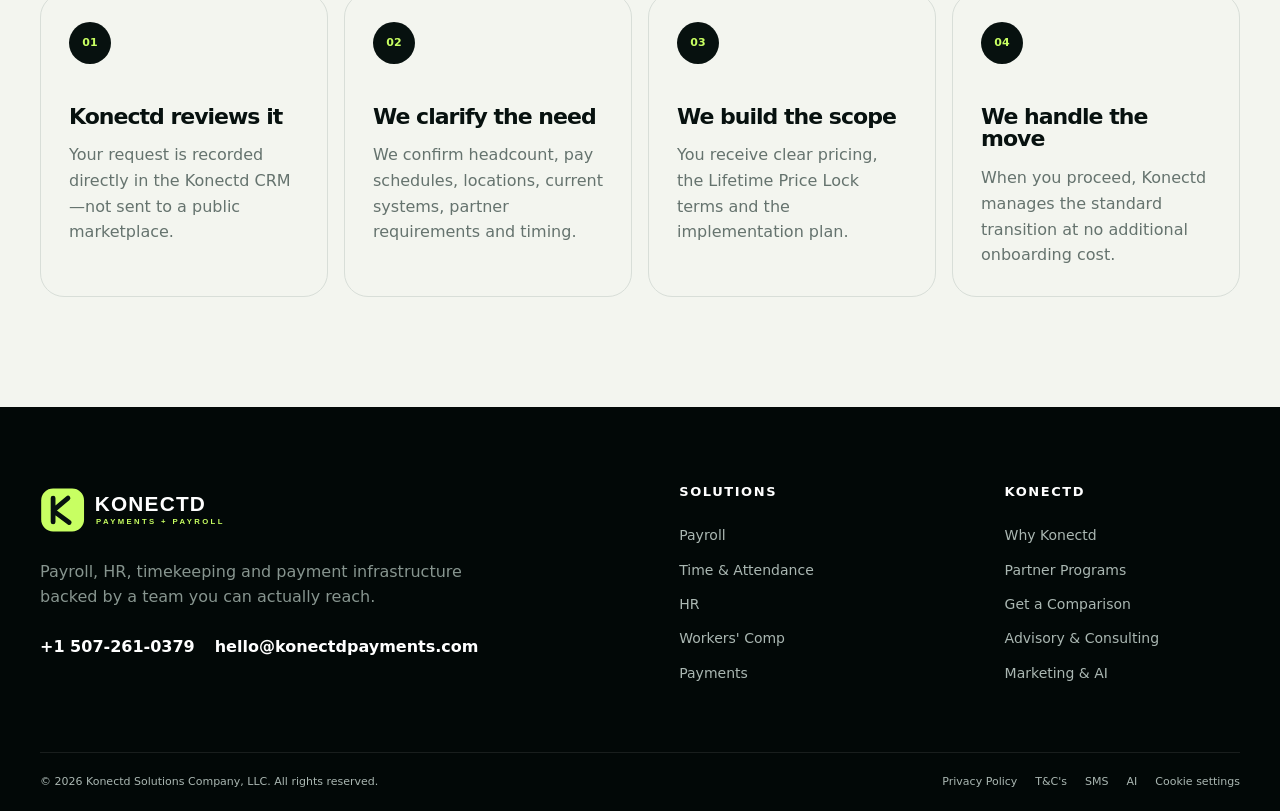
<file: get-started.html>
<!doctype html>
<html lang="en">
<head>
  <meta charset="utf-8">
  <meta name="viewport" content="width=device-width, initial-scale=1">
  <script>document.documentElement.classList.add('js');</script>
  <title>Get a Payroll or Payments Comparison | Konectd</title>
  <meta name="description" content="Request a direct payroll, HR, timekeeping or payments comparison from Konectd. Your request goes directly into the Konectd CRM for follow-up.">
  <meta name="robots" content="index,follow,max-image-preview:large">
  <link rel="canonical" href="https://konectdpayments.com/get-started.html">
  <meta name="theme-color" content="#07110f">
  <meta property="og:type" content="website">
  <meta property="og:title" content="Get a Payroll or Payments Comparison | Konectd">
  <meta property="og:description" content="Request a direct payroll, HR, timekeeping or payments comparison from Konectd. Your request goes directly into the Konectd CRM for follow-up.">
  <meta property="og:url" content="https://konectdpayments.com/get-started.html">
  <meta property="og:image" content="https://konectdpayments.com/og-image.png">
  <meta property="og:site_name" content="Konectd Payments & Payroll">
  <meta name="twitter:card" content="summary_large_image">
  <link rel="icon" href="favicon.svg" type="image/svg+xml">
  <link rel="preload" href="site.css" as="style">
  <link rel="stylesheet" href="site.css">
  
<script>
  window.dataLayer = window.dataLayer || [];
  function gtag(){dataLayer.push(arguments);}
  gtag('consent', 'default', {
    analytics_storage: 'denied',
    ad_storage: 'denied',
    ad_user_data: 'denied',
    ad_personalization: 'denied',
    wait_for_update: 500
  });
  gtag('js', new Date());
  gtag('config', 'G-0MS08JC5LT', { anonymize_ip: true });
</script>
<script async src="https://www.googletagmanager.com/gtag/js?id=G-0MS08JC5LT"></script>
  
  <script type="application/ld+json">
  {"@context":"https://schema.org","@type":"ContactPage","name":"Get a Payroll or Payments Comparison","url":"https://konectdpayments.com/get-started.html","provider":{"@type":"Organization","name":"Konectd Payments & Payroll","url":"https://konectdpayments.com","telephone":"+15072610379","email":"hello@konectdpayments.com"},"areaServed":{"@type":"Country","name":"United States"},"description":"Request a direct payroll, HR, timekeeping or payments comparison from Konectd. Your request goes directly into the Konectd CRM for follow-up."}
  </script>
</head>
<body>
  <a class="skip-link" href="#main">Skip to content</a>
  <div class="topbar">
    <div class="container topbar-inner">
      <span>Payroll, HR, timekeeping and payments—nationwide.</span>
      <div class="topbar-links"><a href="tel:+15072610379">+1 507-261-0379</a><a href="mailto:hello@konectdpayments.com">hello@konectdpayments.com</a></div>
    </div>
  </div>
  <header class="site-header" data-header>
    <div class="container header-inner">
      <a class="brand" href="index.html" aria-label="Konectd Payments and Payroll home"><img src="logo.svg" alt="Konectd Payments and Payroll"></a>
      <button class="nav-toggle" type="button" aria-expanded="false" aria-controls="primary-nav" data-nav-toggle><span></span><span></span><span></span><span class="sr-only">Menu</span></button>
      <nav id="primary-nav" class="primary-nav" aria-label="Primary navigation" data-nav>
        <a href="index.html">Home</a><a href="payroll.html">Payroll</a><a href="time-attendance.html">Time & Attendance</a><a href="hr.html">HR</a><a href="workers-comp.html">Workers' Comp</a><a href="payments.html">Payments</a><a href="why-konectd.html">Why Konectd</a>
        <a class="button button-small" href="get-started.html">Get a comparison <svg viewBox="0 0 24 24" aria-hidden="true"><path d="M5 12h14M14 7l5 5-5 5"/></svg></a>
      </nav>
    </div>
  </header>
  <main id="main">
<section class="form-hero"><div class="container form-layout"><div class="form-copy reveal"><span class="eyebrow eyebrow-bright">Start with the real issue</span><h1>Tell us what is broken. We will skip the generic sales pitch.</h1><p>Your request goes directly into the Konectd CRM. Whether you need payroll, payments or a white-label partner program, the conversation stays with our team through implementation and support.</p><div class="contact-cards"><a href="tel:+15072610379"><span><svg viewBox="0 0 24 24" aria-hidden="true"><path d="M4 13v-1a8 8 0 0116 0v1"/><path d="M4 13h3v6H5a2 2 0 01-2-2v-2a2 2 0 012-2zM20 13h-3v6h2a2 2 0 002-2v-2a2 2 0 00-2-2zM17 19c-1 2-3 2-5 2"/></svg></span><div><small>Call Konectd</small><strong>+1 507-261-0379</strong></div></a><a href="mailto:hello@konectdpayments.com"><span><svg viewBox="0 0 24 24" aria-hidden="true"><path d="M5 12h14M14 7l5 5-5 5"/></svg></span><div><small>Email Konectd</small><strong>hello@konectdpayments.com</strong></div></a></div><ul class="check-list bright"><li><svg viewBox="0 0 24 24" aria-hidden="true"><path d="M5 12l4 4L19 6"/></svg> Direct Konectd response</li><li><svg viewBox="0 0 24 24" aria-hidden="true"><path d="M5 12l4 4L19 6"/></svg> No obligation to switch</li><li><svg viewBox="0 0 24 24" aria-hidden="true"><path d="M5 12l4 4L19 6"/></svg> Clear scope before proposal</li><li><svg viewBox="0 0 24 24" aria-hidden="true"><path d="M5 12l4 4L19 6"/></svg> Nationwide support</li><li><svg viewBox="0 0 24 24" aria-hidden="true"><path d="M5 12l4 4L19 6"/></svg> White-label partner programs</li></ul></div><div class="crm-panel reveal"><div class="crm-panel-head"><strong>Request your comparison</strong><span>Complete the secure form below. Your information is routed directly to Konectd.</span></div><div class="crm-widget-wrap"><script data-attribution-bridge>(function(){try{var keys=['utm_source','utm_medium','utm_campaign','utm_term','utm_content','gclid','gbraid','wbraid'];var url=new URL(location.href);keys.forEach(function(k){var v=sessionStorage.getItem('konectd_first_'+k);if(v&&!url.searchParams.has(k))url.searchParams.set(k,v);});var landing=sessionStorage.getItem('konectd_first_landing');var ref=sessionStorage.getItem('konectd_first_referrer');if(landing&&!url.searchParams.has('first_landing'))url.searchParams.set('first_landing',landing);if(ref&&!url.searchParams.has('first_referrer'))url.searchParams.set('first_referrer',ref);history.replaceState(null,'',url.toString());}catch(e){}})();</script><script async data-crm-form-widget src="https://www.cdnstyles.com/static/custom_form_widget/v1/custom_form.widget.js" data="[base64]"></script></div><div class="crm-assurance"><div><strong>Owned by Konectd</strong><span>The inquiry is recorded in our CRM rather than sent to a public lead marketplace.</span></div><div><strong>Transition handled</strong><span>Grant access and we pull available reports, preserve history, configure, test and launch at no added onboarding cost.</span></div><div><strong>Partners welcome</strong><span>Banks, insurers, accounting firms, bookkeepers and advisors can ask about white-label programs.</span></div></div><p class="crm-disclosure">By submitting, you agree that Konectd may contact you regarding your request. Any optional text-message consent shown in the form is separate and is not a condition of purchase. See our <a href="privacy.html">Privacy Policy</a> and <a href="sms-terms.html">SMS Terms</a>.</p></div></div></section><section class="section section-light"><div class="container"><div class="section-heading centered reveal"><span class="eyebrow">What happens next</span><h2>No mystery handoff.</h2></div><div class="steps-grid"><div class="step reveal"><span>01</span><h3>Konectd reviews it</h3><p>Your request is recorded directly in the Konectd CRM—not sent to a public marketplace.</p></div><div class="step reveal"><span>02</span><h3>We clarify the need</h3><p>We confirm headcount, pay schedules, locations, current systems, partner requirements and timing.</p></div><div class="step reveal"><span>03</span><h3>We build the scope</h3><p>You receive clear pricing, the Lifetime Price Lock terms and the implementation plan.</p></div><div class="step reveal"><span>04</span><h3>We handle the move</h3><p>When you proceed, Konectd manages the standard transition at no additional onboarding cost.</p></div></div></div></section></main>
  <footer class="site-footer">
    <div class="container footer-grid">
      <div class="footer-brand">
        <img src="logo.svg" alt="Konectd Payments and Payroll">
        <p>Payroll, HR, timekeeping and payment infrastructure backed by a team you can actually reach.</p>
        <div class="footer-contact"><a href="tel:+15072610379">+1 507-261-0379</a><a href="mailto:hello@konectdpayments.com">hello@konectdpayments.com</a></div>
      </div>
      <div><h2>Solutions</h2><a href="payroll.html">Payroll</a><a href="time-attendance.html">Time & Attendance</a><a href="hr.html">HR</a><a href="workers-comp.html">Workers' Comp</a><a href="payments.html">Payments</a></div>
      <div><h2>Konectd</h2><a href="why-konectd.html">Why Konectd</a><a href="partners.html">Partner Programs</a><a href="get-started.html">Get a Comparison</a><a href="https://konectdsolutions.com">Advisory & Consulting</a><a href="https://konectd.com">Marketing & AI</a></div>
    </div>
    <div class="container legal-line">
      <span>© <span data-year></span> Konectd Solutions Company, LLC. All rights reserved.</span>
      <div><a href="privacy.html">Privacy Policy</a><a href="terms.html">T&amp;C's</a><a href="sms-terms.html">SMS</a><a href="ai-disclosure.html">AI</a><button type="button" class="cookie-settings-link" data-cookie-settings>Cookie settings</button></div>
    </div>
  </footer>
  <div class="cookie-banner" data-cookie-banner hidden>
    <p>We use optional analytics to understand what is working. Advertising storage remains off unless a separate advertising consent option is provided. <a href="privacy.html">Privacy policy</a></p>
    <div><button class="button button-ghost button-small" type="button" data-cookie-essential>Essential only</button><button class="button button-small" type="button" data-cookie-accept>Accept analytics</button></div>
  </div>
  <script src="site.js" defer></script>
  <script src="https://cdn.apigateway.co/webchat-client..prod/sdk.js" data-widget-id="3d4868c8-fbc4-11f0-b22f-624d8abf8f93" defer></script>
</body>
</html>
</file>
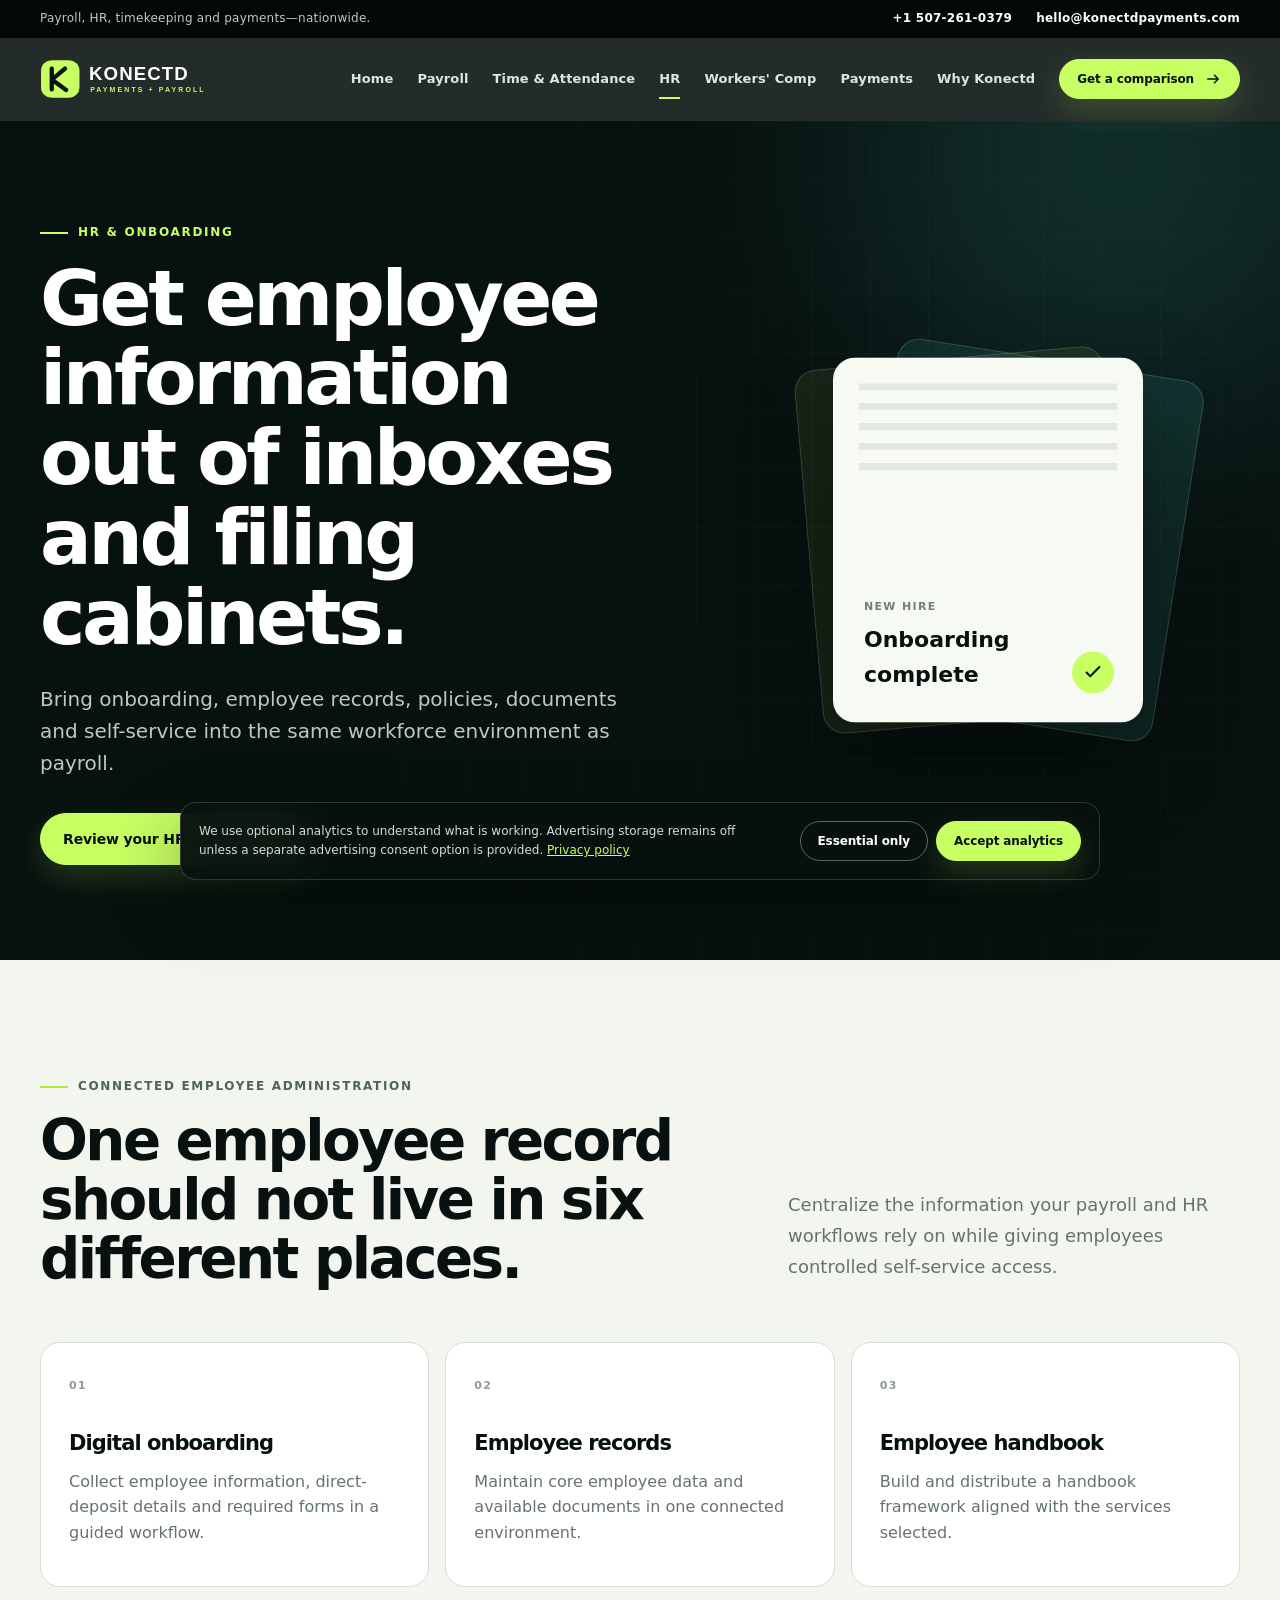
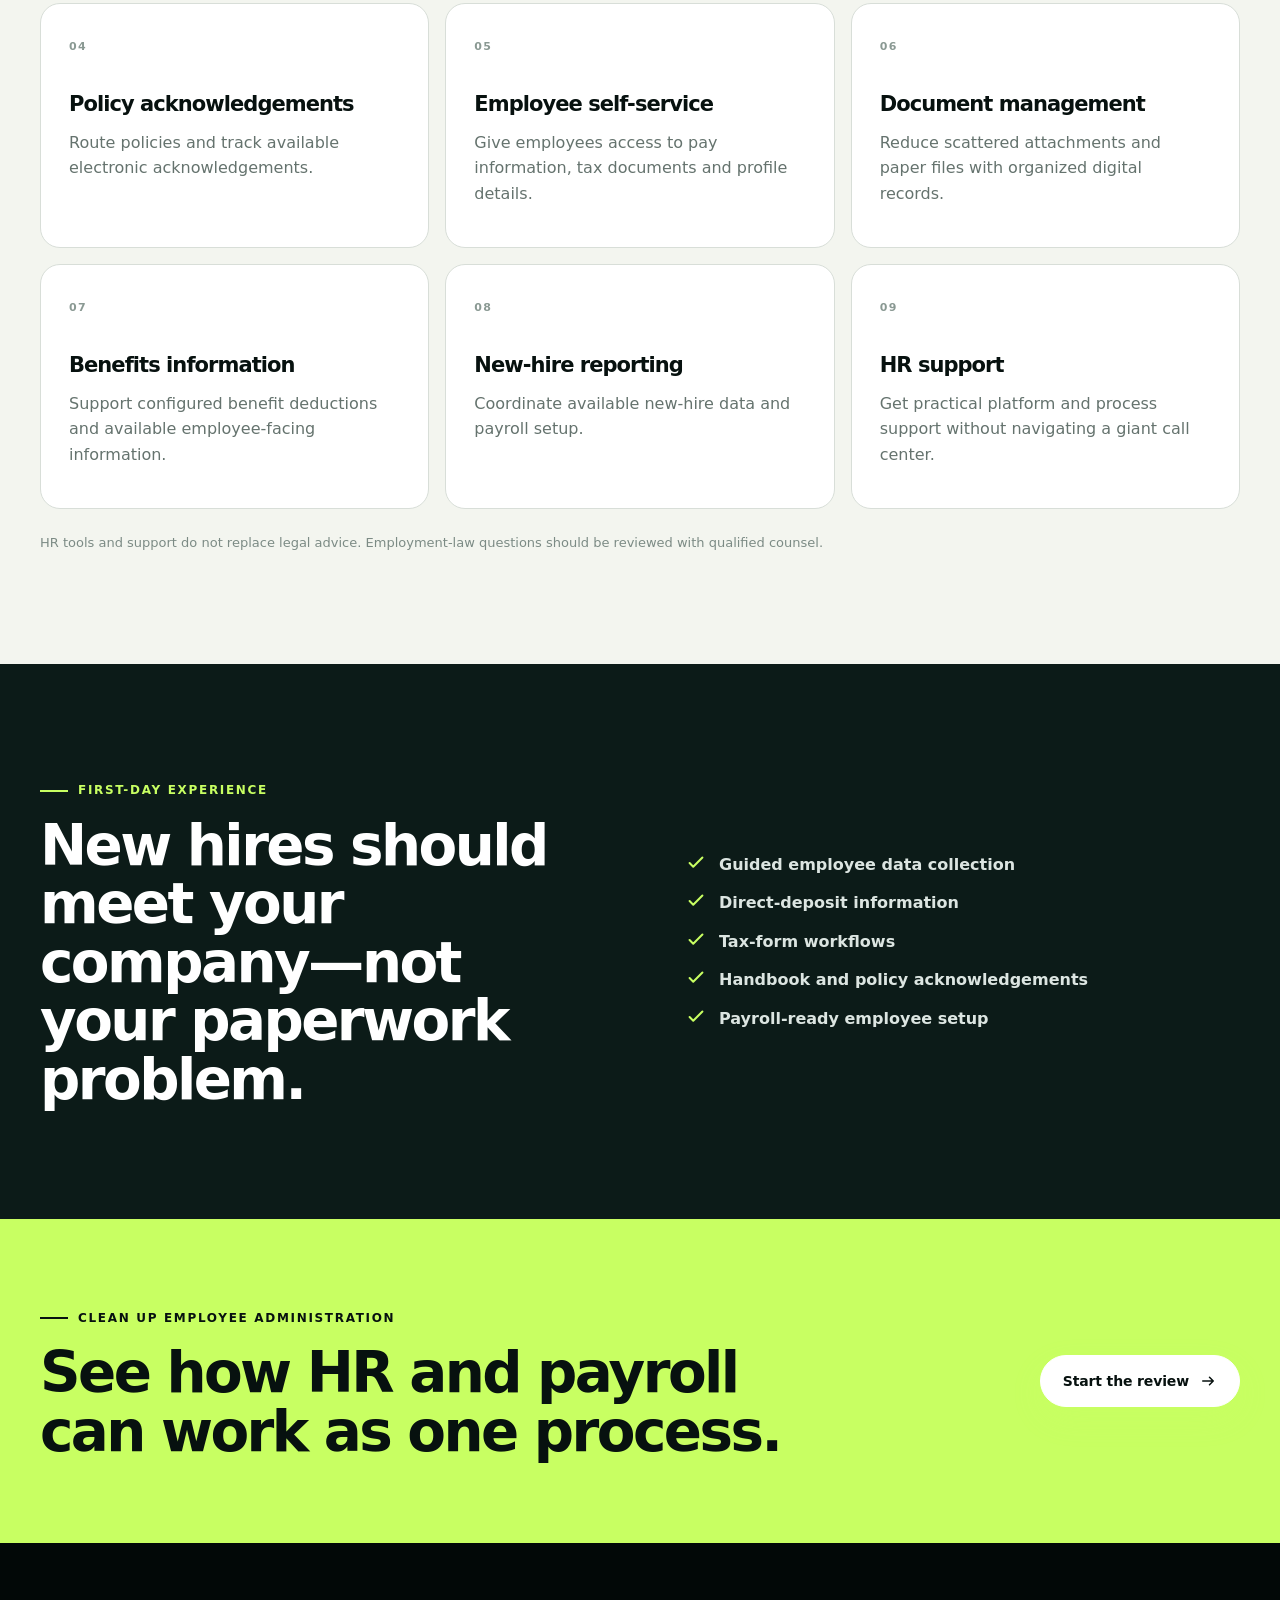
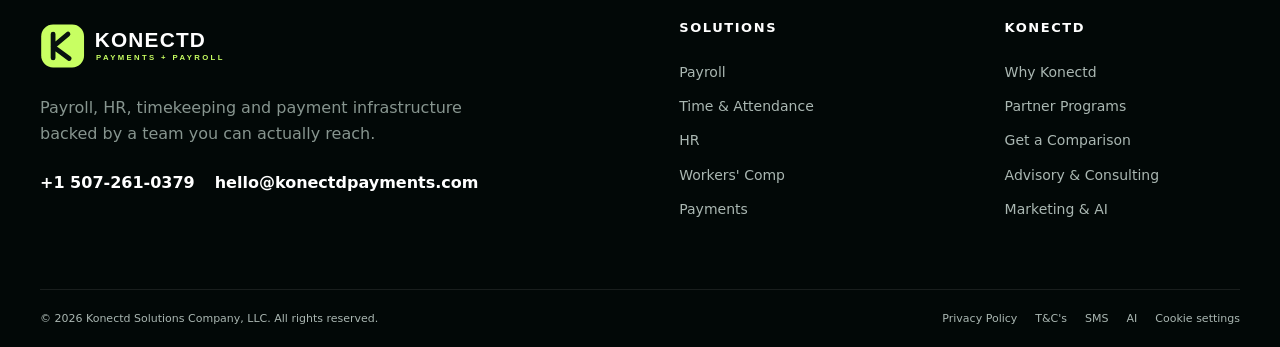
<file: hr.html>
<!doctype html>
<html lang="en">
<head>
  <meta charset="utf-8">
  <meta name="viewport" content="width=device-width, initial-scale=1">
  <script>document.documentElement.classList.add('js');</script>
  <title>HR, Onboarding & Employee Self-Service | Konectd</title>
  <meta name="description" content="Digital onboarding, employee records, handbook framework, self-service tools and HR support connected to payroll.">
  <meta name="robots" content="index,follow,max-image-preview:large">
  <link rel="canonical" href="https://konectdpayments.com/hr.html">
  <meta name="theme-color" content="#07110f">
  <meta property="og:type" content="website">
  <meta property="og:title" content="HR, Onboarding & Employee Self-Service | Konectd">
  <meta property="og:description" content="Digital onboarding, employee records, handbook framework, self-service tools and HR support connected to payroll.">
  <meta property="og:url" content="https://konectdpayments.com/hr.html">
  <meta property="og:image" content="https://konectdpayments.com/og-image.png">
  <meta property="og:site_name" content="Konectd Payments & Payroll">
  <meta name="twitter:card" content="summary_large_image">
  <link rel="icon" href="favicon.svg" type="image/svg+xml">
  <link rel="preload" href="site.css" as="style">
  <link rel="stylesheet" href="site.css">
  
<script>
  window.dataLayer = window.dataLayer || [];
  function gtag(){dataLayer.push(arguments);}
  gtag('consent', 'default', {
    analytics_storage: 'denied',
    ad_storage: 'denied',
    ad_user_data: 'denied',
    ad_personalization: 'denied',
    wait_for_update: 500
  });
  gtag('js', new Date());
  gtag('config', 'G-0MS08JC5LT', { anonymize_ip: true });
</script>
<script async src="https://www.googletagmanager.com/gtag/js?id=G-0MS08JC5LT"></script>
  
  <script type="application/ld+json">
  {"@context":"https://schema.org","@type":"Service","name":"HR, Onboarding & Employee Self-Service","url":"https://konectdpayments.com/hr.html","provider":{"@type":"Organization","name":"Konectd Payments & Payroll","url":"https://konectdpayments.com","telephone":"+15072610379","email":"hello@konectdpayments.com"},"areaServed":{"@type":"Country","name":"United States"},"description":"Digital onboarding, employee records, handbook framework, self-service tools and HR support connected to payroll."}
  </script>
</head>
<body>
  <a class="skip-link" href="#main">Skip to content</a>
  <div class="topbar">
    <div class="container topbar-inner">
      <span>Payroll, HR, timekeeping and payments—nationwide.</span>
      <div class="topbar-links"><a href="tel:+15072610379">+1 507-261-0379</a><a href="mailto:hello@konectdpayments.com">hello@konectdpayments.com</a></div>
    </div>
  </div>
  <header class="site-header" data-header>
    <div class="container header-inner">
      <a class="brand" href="index.html" aria-label="Konectd Payments and Payroll home"><img src="logo.svg" alt="Konectd Payments and Payroll"></a>
      <button class="nav-toggle" type="button" aria-expanded="false" aria-controls="primary-nav" data-nav-toggle><span></span><span></span><span></span><span class="sr-only">Menu</span></button>
      <nav id="primary-nav" class="primary-nav" aria-label="Primary navigation" data-nav>
        <a href="index.html">Home</a><a href="payroll.html">Payroll</a><a href="time-attendance.html">Time & Attendance</a><a href="hr.html" aria-current="page">HR</a><a href="workers-comp.html">Workers' Comp</a><a href="payments.html">Payments</a><a href="why-konectd.html">Why Konectd</a>
        <a class="button button-small" href="get-started.html">Get a comparison <svg viewBox="0 0 24 24" aria-hidden="true"><path d="M5 12h14M14 7l5 5-5 5"/></svg></a>
      </nav>
    </div>
  </header>
  <main id="main">
<section class="subhero"><div class="container subhero-grid"><div class="reveal"><span class="eyebrow eyebrow-bright">HR & onboarding</span><h1>Get employee information out of inboxes and filing cabinets.</h1><p>Bring onboarding, employee records, policies, documents and self-service into the same workforce environment as payroll.</p><div class="hero-actions"><a class="button" href="get-started.html?service=hr">Review your HR workflow <svg viewBox="0 0 24 24" aria-hidden="true"><path d="M5 12h14M14 7l5 5-5 5"/></svg></a></div></div><div class="document-stack reveal"><div class="doc doc-back"></div><div class="doc doc-mid"></div><div class="doc doc-front"><span>New Hire</span><strong>Onboarding complete</strong><i><svg viewBox="0 0 24 24" aria-hidden="true"><path d="M5 12l4 4L19 6"/></svg></i></div></div></div></section>
<section class="section section-light"><div class="container"><div class="section-heading split-heading reveal"><div><span class="eyebrow">Connected employee administration</span><h2>One employee record should not live in six different places.</h2></div><p>Centralize the information your payroll and HR workflows rely on while giving employees controlled self-service access.</p></div><div class="feature-grid">
<div class="feature-card reveal"><span>01</span><h3>Digital onboarding</h3><p>Collect employee information, direct-deposit details and required forms in a guided workflow.</p></div><div class="feature-card reveal"><span>02</span><h3>Employee records</h3><p>Maintain core employee data and available documents in one connected environment.</p></div><div class="feature-card reveal"><span>03</span><h3>Employee handbook</h3><p>Build and distribute a handbook framework aligned with the services selected.</p></div><div class="feature-card reveal"><span>04</span><h3>Policy acknowledgements</h3><p>Route policies and track available electronic acknowledgements.</p></div><div class="feature-card reveal"><span>05</span><h3>Employee self-service</h3><p>Give employees access to pay information, tax documents and profile details.</p></div><div class="feature-card reveal"><span>06</span><h3>Document management</h3><p>Reduce scattered attachments and paper files with organized digital records.</p></div><div class="feature-card reveal"><span>07</span><h3>Benefits information</h3><p>Support configured benefit deductions and available employee-facing information.</p></div><div class="feature-card reveal"><span>08</span><h3>New-hire reporting</h3><p>Coordinate available new-hire data and payroll setup.</p></div><div class="feature-card reveal"><span>09</span><h3>HR support</h3><p>Get practical platform and process support without navigating a giant call center.</p></div>
</div><p class="legal-note reveal">HR tools and support do not replace legal advice. Employment-law questions should be reviewed with qualified counsel.</p></div></section>
<section class="section dark-split"><div class="container two-col"><div class="reveal"><span class="eyebrow eyebrow-bright">First-day experience</span><h2>New hires should meet your company—not your paperwork problem.</h2></div><div class="reveal"><ul class="check-list bright"><li><svg viewBox="0 0 24 24" aria-hidden="true"><path d="M5 12l4 4L19 6"/></svg> Guided employee data collection</li><li><svg viewBox="0 0 24 24" aria-hidden="true"><path d="M5 12l4 4L19 6"/></svg> Direct-deposit information</li><li><svg viewBox="0 0 24 24" aria-hidden="true"><path d="M5 12l4 4L19 6"/></svg> Tax-form workflows</li><li><svg viewBox="0 0 24 24" aria-hidden="true"><path d="M5 12l4 4L19 6"/></svg> Handbook and policy acknowledgements</li><li><svg viewBox="0 0 24 24" aria-hidden="true"><path d="M5 12l4 4L19 6"/></svg> Payroll-ready employee setup</li></ul></div></div></section>
<section class="section cta-band"><div class="container cta-band-inner reveal"><div><span class="eyebrow eyebrow-bright">Clean up employee administration</span><h2>See how HR and payroll can work as one process.</h2></div><a class="button button-light" href="get-started.html?service=hr">Start the review <svg viewBox="0 0 24 24" aria-hidden="true"><path d="M5 12h14M14 7l5 5-5 5"/></svg></a></div></section></main>
  <footer class="site-footer">
    <div class="container footer-grid">
      <div class="footer-brand">
        <img src="logo.svg" alt="Konectd Payments and Payroll">
        <p>Payroll, HR, timekeeping and payment infrastructure backed by a team you can actually reach.</p>
        <div class="footer-contact"><a href="tel:+15072610379">+1 507-261-0379</a><a href="mailto:hello@konectdpayments.com">hello@konectdpayments.com</a></div>
      </div>
      <div><h2>Solutions</h2><a href="payroll.html">Payroll</a><a href="time-attendance.html">Time & Attendance</a><a href="hr.html">HR</a><a href="workers-comp.html">Workers' Comp</a><a href="payments.html">Payments</a></div>
      <div><h2>Konectd</h2><a href="why-konectd.html">Why Konectd</a><a href="partners.html">Partner Programs</a><a href="get-started.html">Get a Comparison</a><a href="https://konectdsolutions.com">Advisory & Consulting</a><a href="https://konectd.com">Marketing & AI</a></div>
    </div>
    <div class="container legal-line">
      <span>© <span data-year></span> Konectd Solutions Company, LLC. All rights reserved.</span>
      <div><a href="privacy.html">Privacy Policy</a><a href="terms.html">T&amp;C's</a><a href="sms-terms.html">SMS</a><a href="ai-disclosure.html">AI</a><button type="button" class="cookie-settings-link" data-cookie-settings>Cookie settings</button></div>
    </div>
  </footer>
  <div class="cookie-banner" data-cookie-banner hidden>
    <p>We use optional analytics to understand what is working. Advertising storage remains off unless a separate advertising consent option is provided. <a href="privacy.html">Privacy policy</a></p>
    <div><button class="button button-ghost button-small" type="button" data-cookie-essential>Essential only</button><button class="button button-small" type="button" data-cookie-accept>Accept analytics</button></div>
  </div>
  <script src="site.js" defer></script>
  <script src="https://cdn.apigateway.co/webchat-client..prod/sdk.js" data-widget-id="3d4868c8-fbc4-11f0-b22f-624d8abf8f93" defer></script>
</body>
</html>
</file>
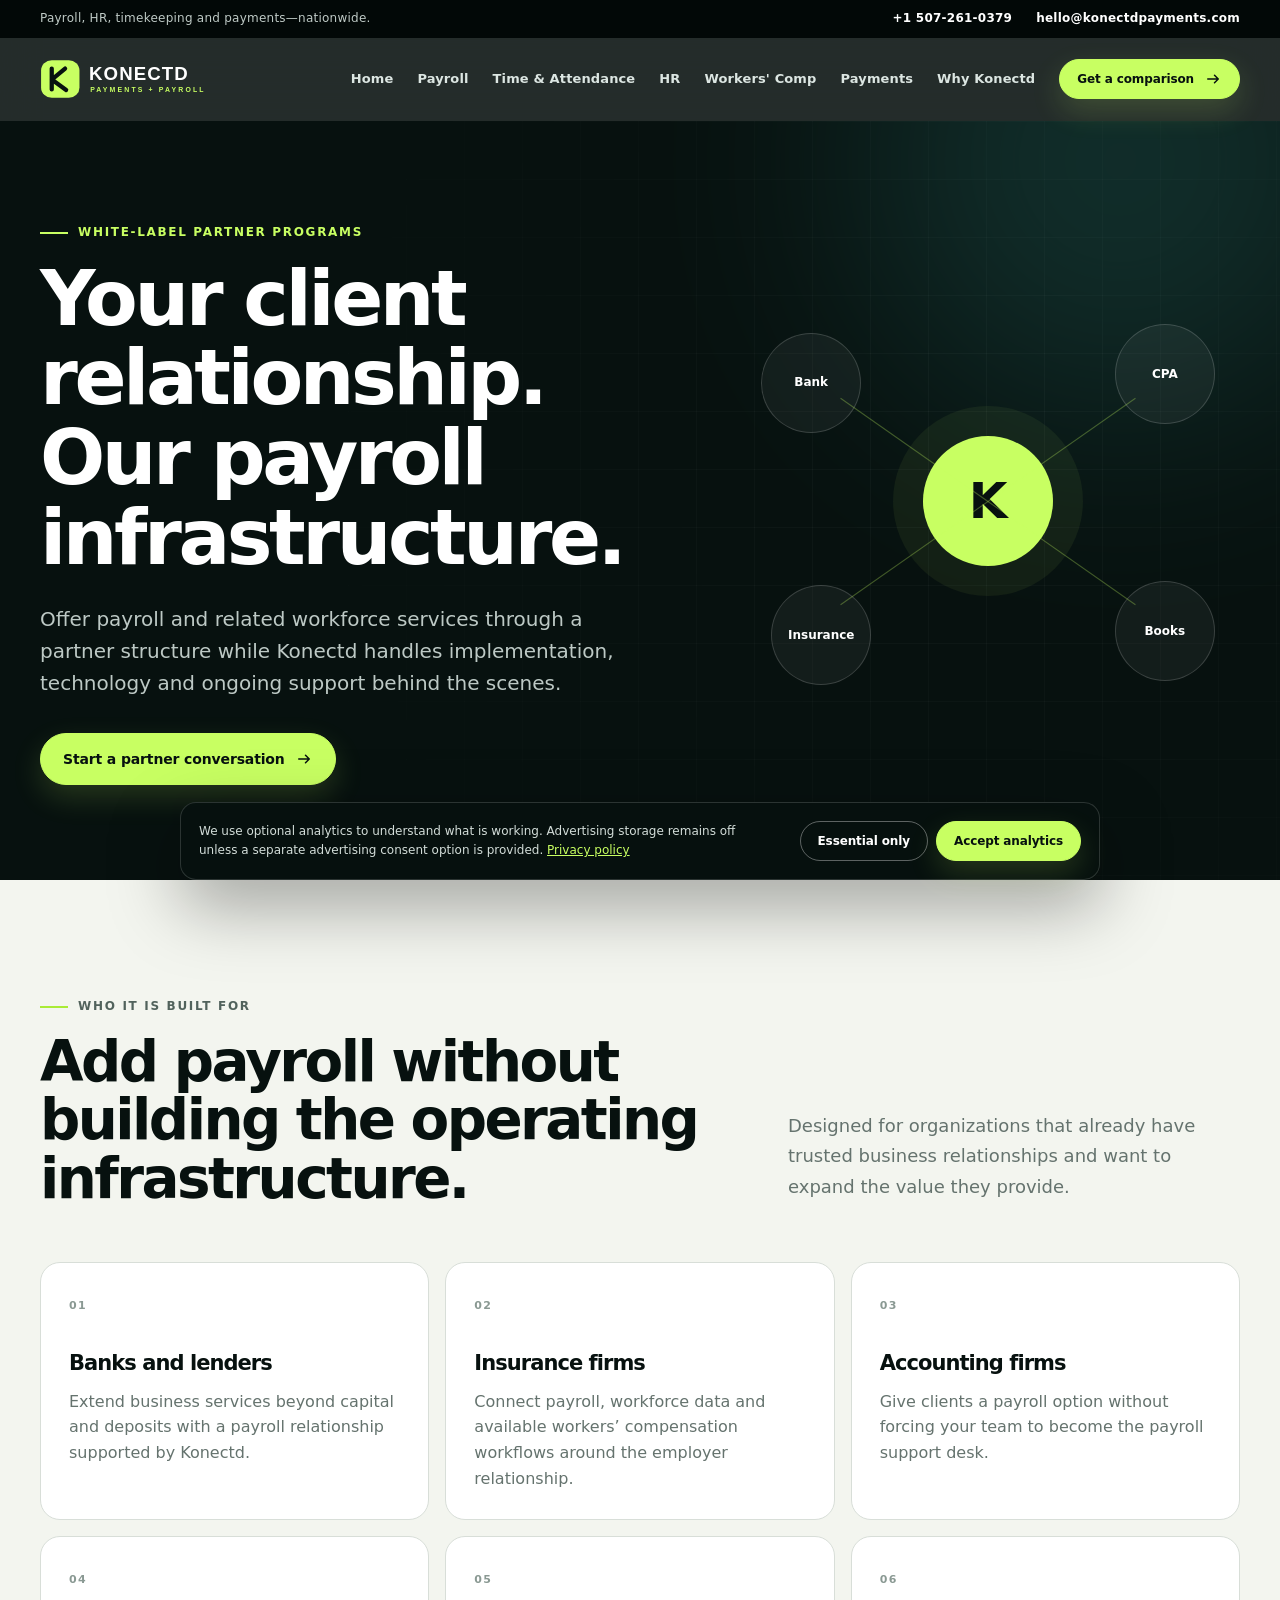
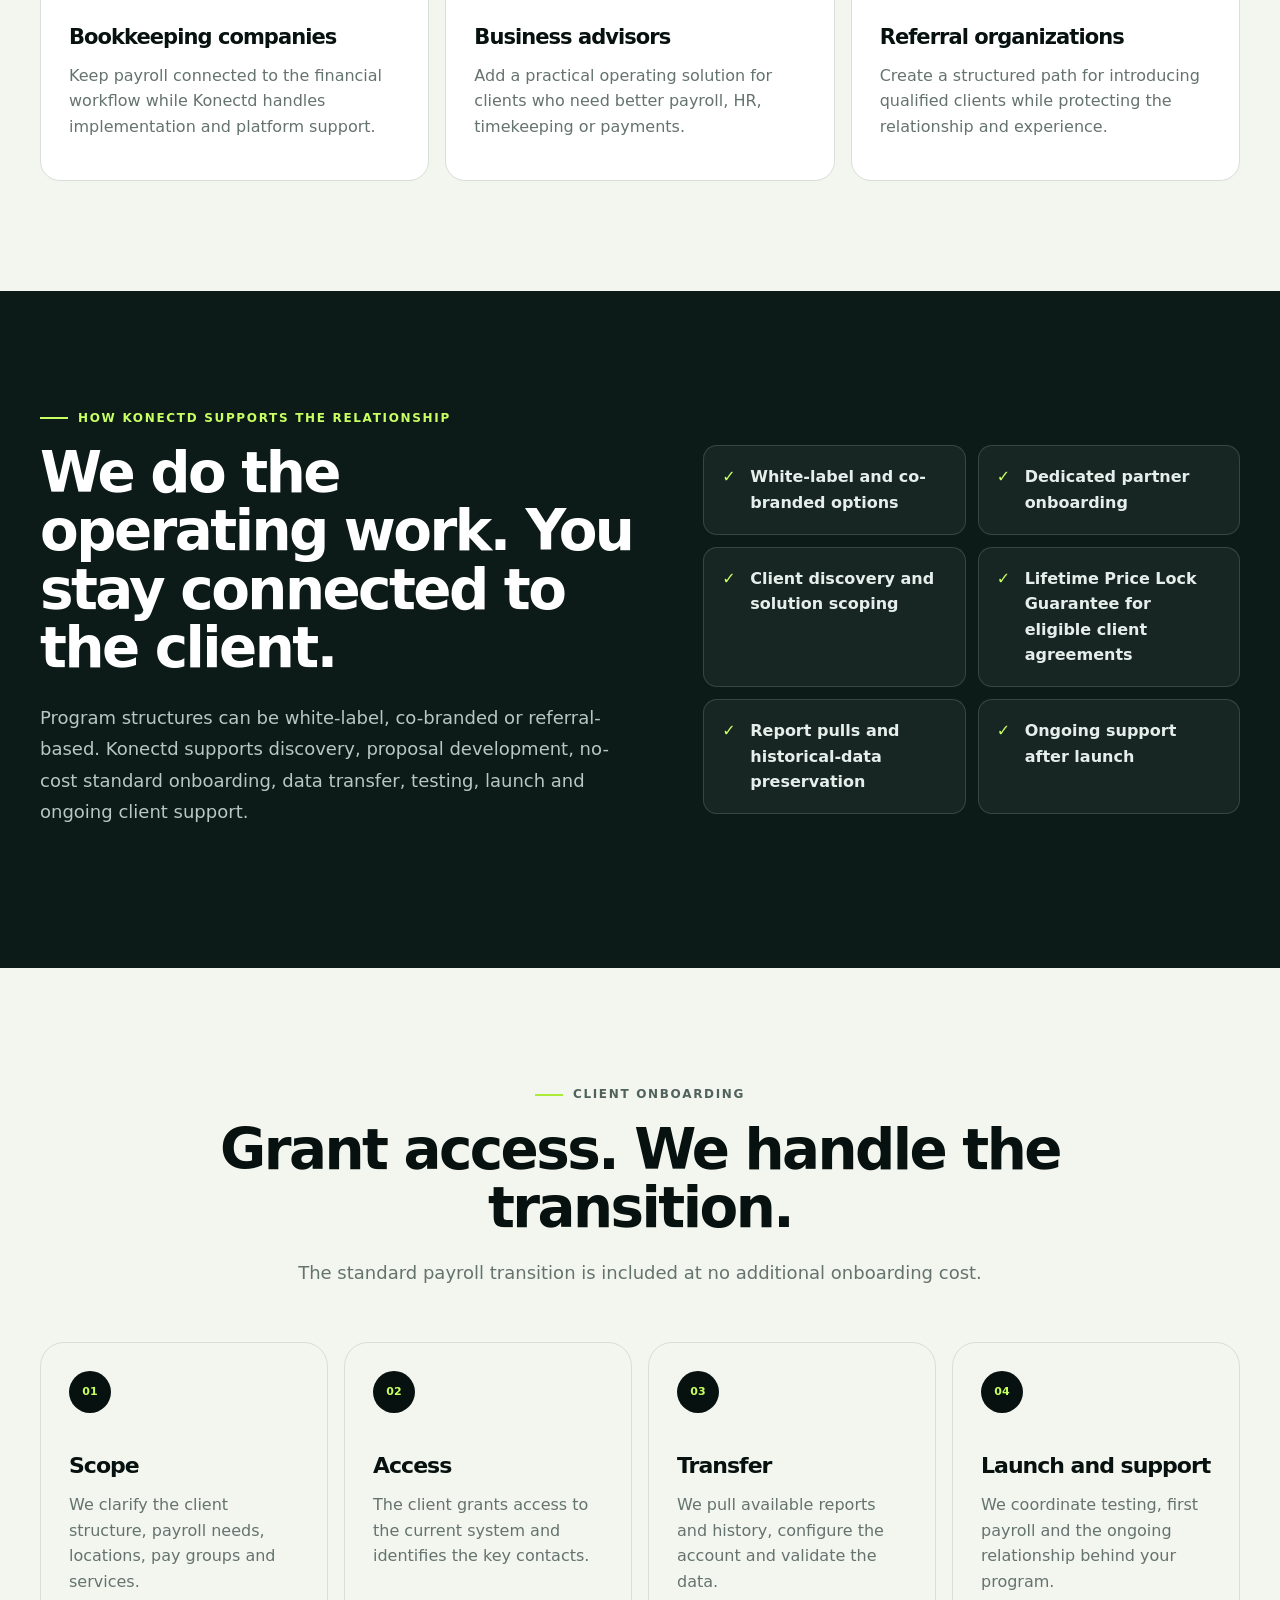
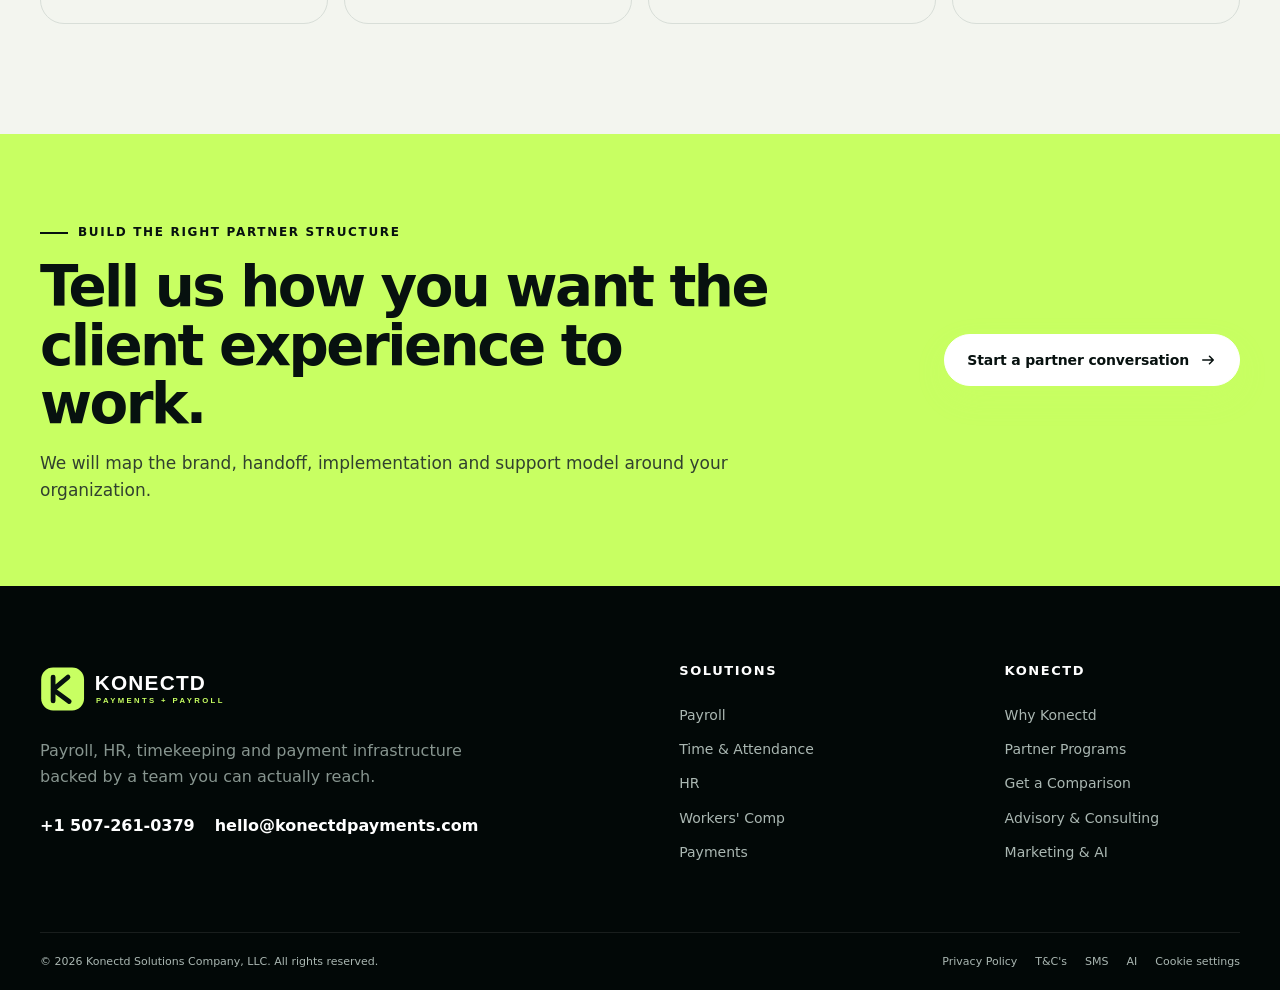
<file: partners.html>
<!doctype html>
<html lang="en">

<head>
  <meta charset="utf-8">
  <meta name="viewport" content="width=device-width, initial-scale=1">
  <script>document.documentElement.classList.add('js');</script>
  <title>White-Label Payroll Partner Programs | Konectd</title>
  <meta name="description" content="White-label and partner payroll programs for banks, insurance firms, accounting practices, bookkeepers and business advisors, backed by Konectd implementation and support.">
  <meta name="robots" content="index,follow,max-image-preview:large">
  <link rel="canonical" href="https://konectdpayments.com/partners.html">
  <meta name="theme-color" content="#07110f">
  <meta property="og:type" content="website">
  <meta property="og:title" content="White-Label Payroll Partner Programs | Konectd">
  <meta property="og:description" content="Offer payroll through your client relationship while Konectd handles implementation, technology and support.">
  <meta property="og:url" content="https://konectdpayments.com/partners.html">
  <meta property="og:image" content="https://konectdpayments.com/og-image.png">
  <meta property="og:site_name" content="Konectd Payments & Payroll">
  <meta name="twitter:card" content="summary_large_image">
  <link rel="icon" href="favicon.svg" type="image/svg+xml">
  <link rel="preload" href="site.css" as="style">
  <link rel="stylesheet" href="site.css">
  
<script>
  window.dataLayer = window.dataLayer || [];
  function gtag(){dataLayer.push(arguments);}
  gtag('consent', 'default', {
    analytics_storage: 'denied',
    ad_storage: 'denied',
    ad_user_data: 'denied',
    ad_personalization: 'denied',
    wait_for_update: 500
  });
  gtag('js', new Date());
  gtag('config', 'G-0MS08JC5LT', { anonymize_ip: true });
</script>
<script async src="https://www.googletagmanager.com/gtag/js?id=G-0MS08JC5LT"></script>
  
  <script type="application/ld+json">
  {"@context":"https://schema.org","@type":"Service","name":"White-Label Payroll Partner Programs","url":"https://konectdpayments.com/partners.html","provider":{"@type":"Organization","name":"Konectd Payments & Payroll","url":"https://konectdpayments.com","telephone":"+15072610379","email":"hello@konectdpayments.com"},"areaServed":{"@type":"Country","name":"United States"},"audience":{"@type":"BusinessAudience","audienceType":"Banks, insurance firms, accounting firms, bookkeepers and business advisors"},"description":"White-label and partner payroll programs backed by Konectd implementation, technology and support."}
  </script>
</head><body>
  <a class="skip-link" href="#main">Skip to content</a>
  <div class="topbar">
    <div class="container topbar-inner">
      <span>Payroll, HR, timekeeping and payments—nationwide.</span>
      <div class="topbar-links"><a href="tel:+15072610379">+1 507-261-0379</a><a href="mailto:hello@konectdpayments.com">hello@konectdpayments.com</a></div>
    </div>
  </div>
  <header class="site-header" data-header>
    <div class="container header-inner">
      <a class="brand" href="index.html" aria-label="Konectd Payments and Payroll home"><img src="logo.svg" alt="Konectd Payments and Payroll"></a>
      <button class="nav-toggle" type="button" aria-expanded="false" aria-controls="primary-nav" data-nav-toggle><span></span><span></span><span></span><span class="sr-only">Menu</span></button>
      <nav id="primary-nav" class="primary-nav" aria-label="Primary navigation" data-nav>
        <a href="index.html">Home</a><a href="payroll.html">Payroll</a><a href="time-attendance.html">Time & Attendance</a><a href="hr.html">HR</a><a href="workers-comp.html">Workers' Comp</a><a href="payments.html">Payments</a><a href="why-konectd.html">Why Konectd</a>
        <a class="button button-small" href="get-started.html">Get a comparison <svg viewBox="0 0 24 24" aria-hidden="true"><path d="M5 12h14M14 7l5 5-5 5"/></svg></a>
      </nav>
    </div>
  </header>
  <main id="main">
<section class="subhero"><div class="container subhero-grid"><div class="reveal"><span class="eyebrow eyebrow-bright">White-label partner programs</span><h1>Your client relationship. Our payroll infrastructure.</h1><p>Offer payroll and related workforce services through a partner structure while Konectd handles implementation, technology and ongoing support behind the scenes.</p><div class="hero-actions"><a class="button" href="get-started.html?service=partner">Start a partner conversation <svg viewBox="0 0 24 24" aria-hidden="true"><path d="M5 12h14M14 7l5 5-5 5"/></svg></a></div></div><div class="relationship-visual reveal"><div class="node core">K</div><div class="node n1">Bank</div><div class="node n2">CPA</div><div class="node n3">Insurance</div><div class="node n4">Books</div><span class="line l1"></span><span class="line l2"></span><span class="line l3"></span><span class="line l4"></span></div></div></section>
<section class="section section-light"><div class="container"><div class="section-heading split-heading reveal"><div><span class="eyebrow">Who it is built for</span><h2>Add payroll without building the operating infrastructure.</h2></div><p>Designed for organizations that already have trusted business relationships and want to expand the value they provide.</p></div><div class="feature-grid"><div class="feature-card reveal"><span>01</span><h3>Banks and lenders</h3><p>Extend business services beyond capital and deposits with a payroll relationship supported by Konectd.</p></div><div class="feature-card reveal"><span>02</span><h3>Insurance firms</h3><p>Connect payroll, workforce data and available workers’ compensation workflows around the employer relationship.</p></div><div class="feature-card reveal"><span>03</span><h3>Accounting firms</h3><p>Give clients a payroll option without forcing your team to become the payroll support desk.</p></div><div class="feature-card reveal"><span>04</span><h3>Bookkeeping companies</h3><p>Keep payroll connected to the financial workflow while Konectd handles implementation and platform support.</p></div><div class="feature-card reveal"><span>05</span><h3>Business advisors</h3><p>Add a practical operating solution for clients who need better payroll, HR, timekeeping or payments.</p></div><div class="feature-card reveal"><span>06</span><h3>Referral organizations</h3><p>Create a structured path for introducing qualified clients while protecting the relationship and experience.</p></div></div></div></section>
<section class="section partner-section"><div class="container partner-grid"><div class="reveal"><span class="eyebrow eyebrow-bright">How Konectd supports the relationship</span><h2>We do the operating work. You stay connected to the client.</h2><p>Program structures can be white-label, co-branded or referral-based. Konectd supports discovery, proposal development, no-cost standard onboarding, data transfer, testing, launch and ongoing client support.</p></div><ul class="partner-checklist reveal"><li>White-label and co-branded options</li><li>Dedicated partner onboarding</li><li>Client discovery and solution scoping</li><li>Lifetime Price Lock Guarantee for eligible client agreements</li><li>Report pulls and historical-data preservation</li><li>Ongoing support after launch</li></ul></div></section>
<section class="section section-light"><div class="container"><div class="section-heading centered reveal"><span class="eyebrow">Client onboarding</span><h2>Grant access. We handle the transition.</h2><p>The standard payroll transition is included at no additional onboarding cost.</p></div><div class="steps-grid"><div class="step reveal"><span>01</span><h3>Scope</h3><p>We clarify the client structure, payroll needs, locations, pay groups and services.</p></div><div class="step reveal"><span>02</span><h3>Access</h3><p>The client grants access to the current system and identifies the key contacts.</p></div><div class="step reveal"><span>03</span><h3>Transfer</h3><p>We pull available reports and history, configure the account and validate the data.</p></div><div class="step reveal"><span>04</span><h3>Launch and support</h3><p>We coordinate testing, first payroll and the ongoing relationship behind your program.</p></div></div></div></section>
<section class="section cta-band"><div class="container cta-band-inner reveal"><div><span class="eyebrow eyebrow-bright">Build the right partner structure</span><h2>Tell us how you want the client experience to work.</h2><p>We will map the brand, handoff, implementation and support model around your organization.</p></div><a class="button button-light" href="get-started.html?service=partner">Start a partner conversation <svg viewBox="0 0 24 24" aria-hidden="true"><path d="M5 12h14M14 7l5 5-5 5"/></svg></a></div></section>
</main>
<footer class="site-footer">
    <div class="container footer-grid">
      <div class="footer-brand">
        <img src="logo.svg" alt="Konectd Payments and Payroll">
        <p>Payroll, HR, timekeeping and payment infrastructure backed by a team you can actually reach.</p>
        <div class="footer-contact"><a href="tel:+15072610379">+1 507-261-0379</a><a href="mailto:hello@konectdpayments.com">hello@konectdpayments.com</a></div>
      </div>
      <div><h2>Solutions</h2><a href="payroll.html">Payroll</a><a href="time-attendance.html">Time & Attendance</a><a href="hr.html">HR</a><a href="workers-comp.html">Workers' Comp</a><a href="payments.html">Payments</a></div>
      <div><h2>Konectd</h2><a href="why-konectd.html">Why Konectd</a><a href="partners.html">Partner Programs</a><a href="get-started.html">Get a Comparison</a><a href="https://konectdsolutions.com">Advisory & Consulting</a><a href="https://konectd.com">Marketing & AI</a></div>
    </div>
    <div class="container legal-line">
      <span>© <span data-year></span> Konectd Solutions Company, LLC. All rights reserved.</span>
      <div><a href="privacy.html">Privacy Policy</a><a href="terms.html">T&amp;C's</a><a href="sms-terms.html">SMS</a><a href="ai-disclosure.html">AI</a><button type="button" class="cookie-settings-link" data-cookie-settings>Cookie settings</button></div>
    </div>
  </footer>
  <div class="cookie-banner" data-cookie-banner hidden>
    <p>We use optional analytics to understand what is working. Advertising storage remains off unless a separate advertising consent option is provided. <a href="privacy.html">Privacy policy</a></p>
    <div><button class="button button-ghost button-small" type="button" data-cookie-essential>Essential only</button><button class="button button-small" type="button" data-cookie-accept>Accept analytics</button></div>
  </div>
  <script src="site.js" defer></script>
  <script src="https://cdn.apigateway.co/webchat-client..prod/sdk.js" data-widget-id="3d4868c8-fbc4-11f0-b22f-624d8abf8f93" defer></script>
</body>
</html>
</file>
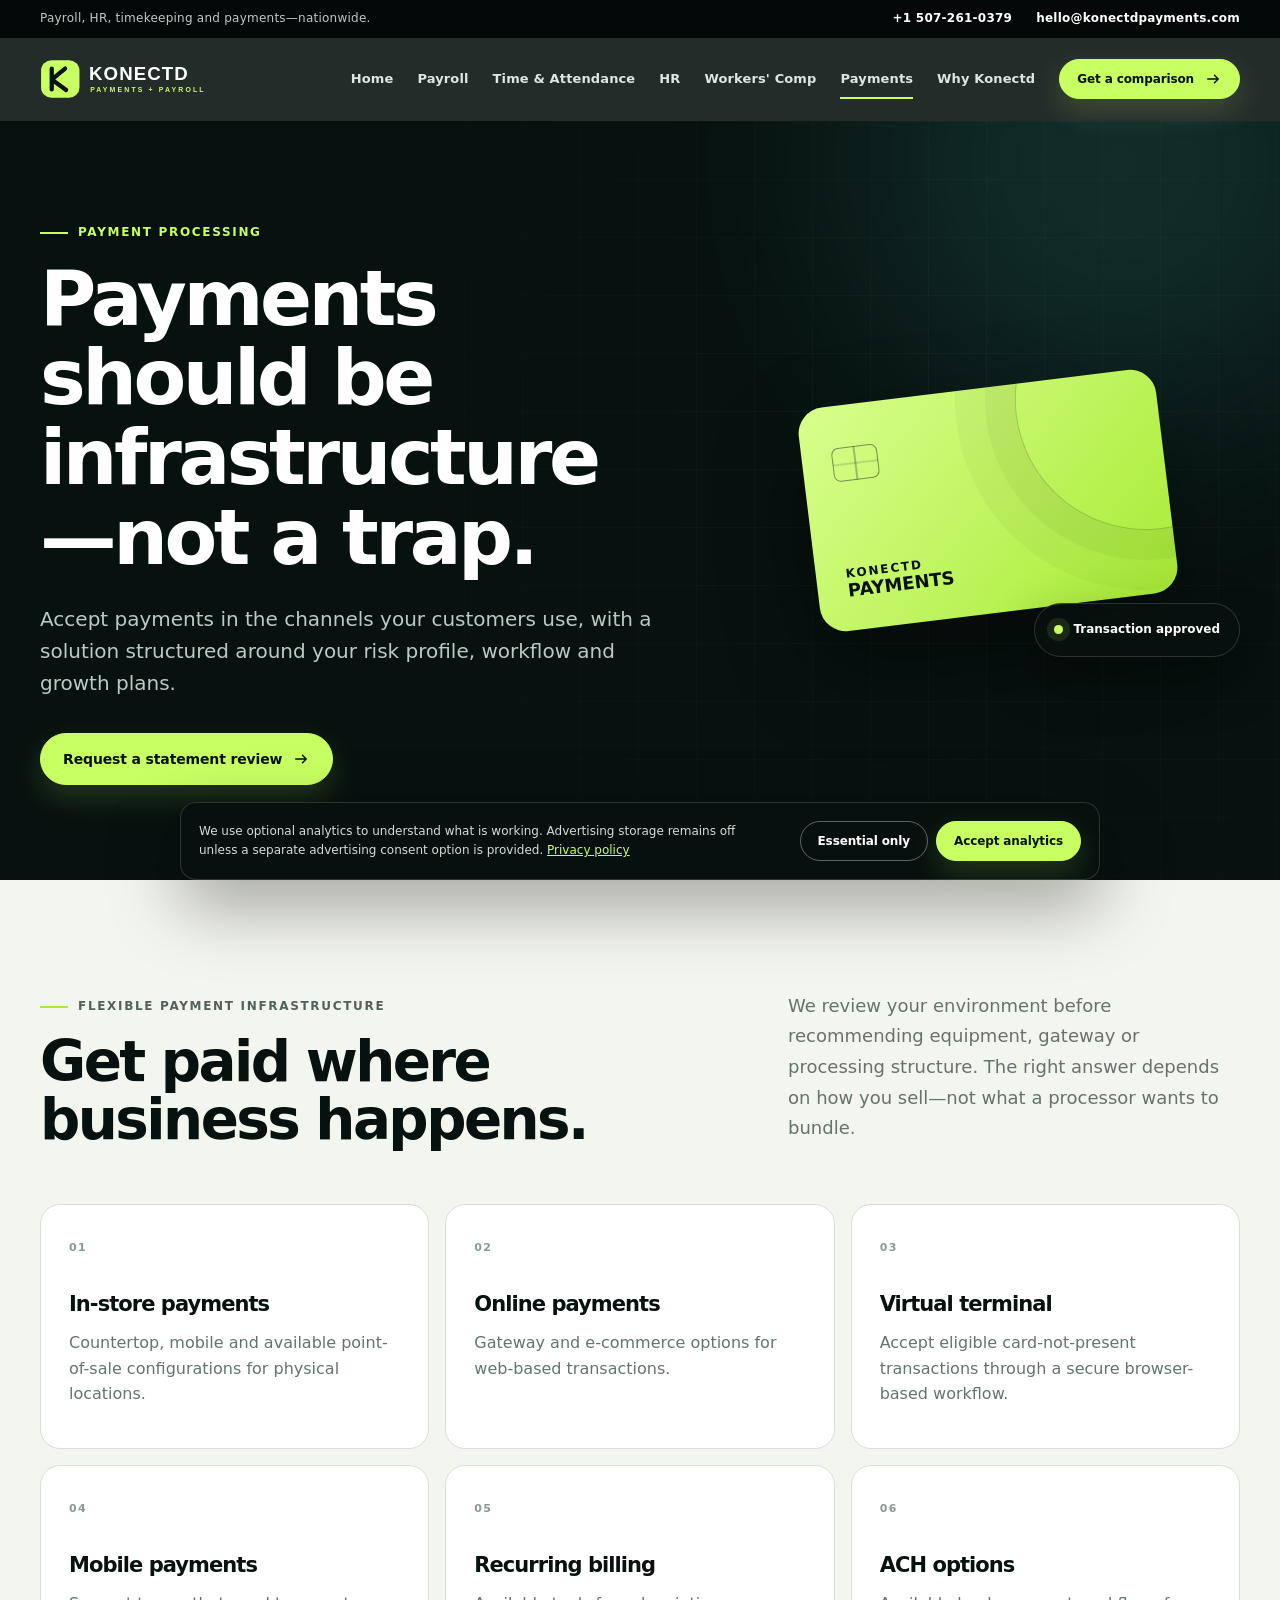
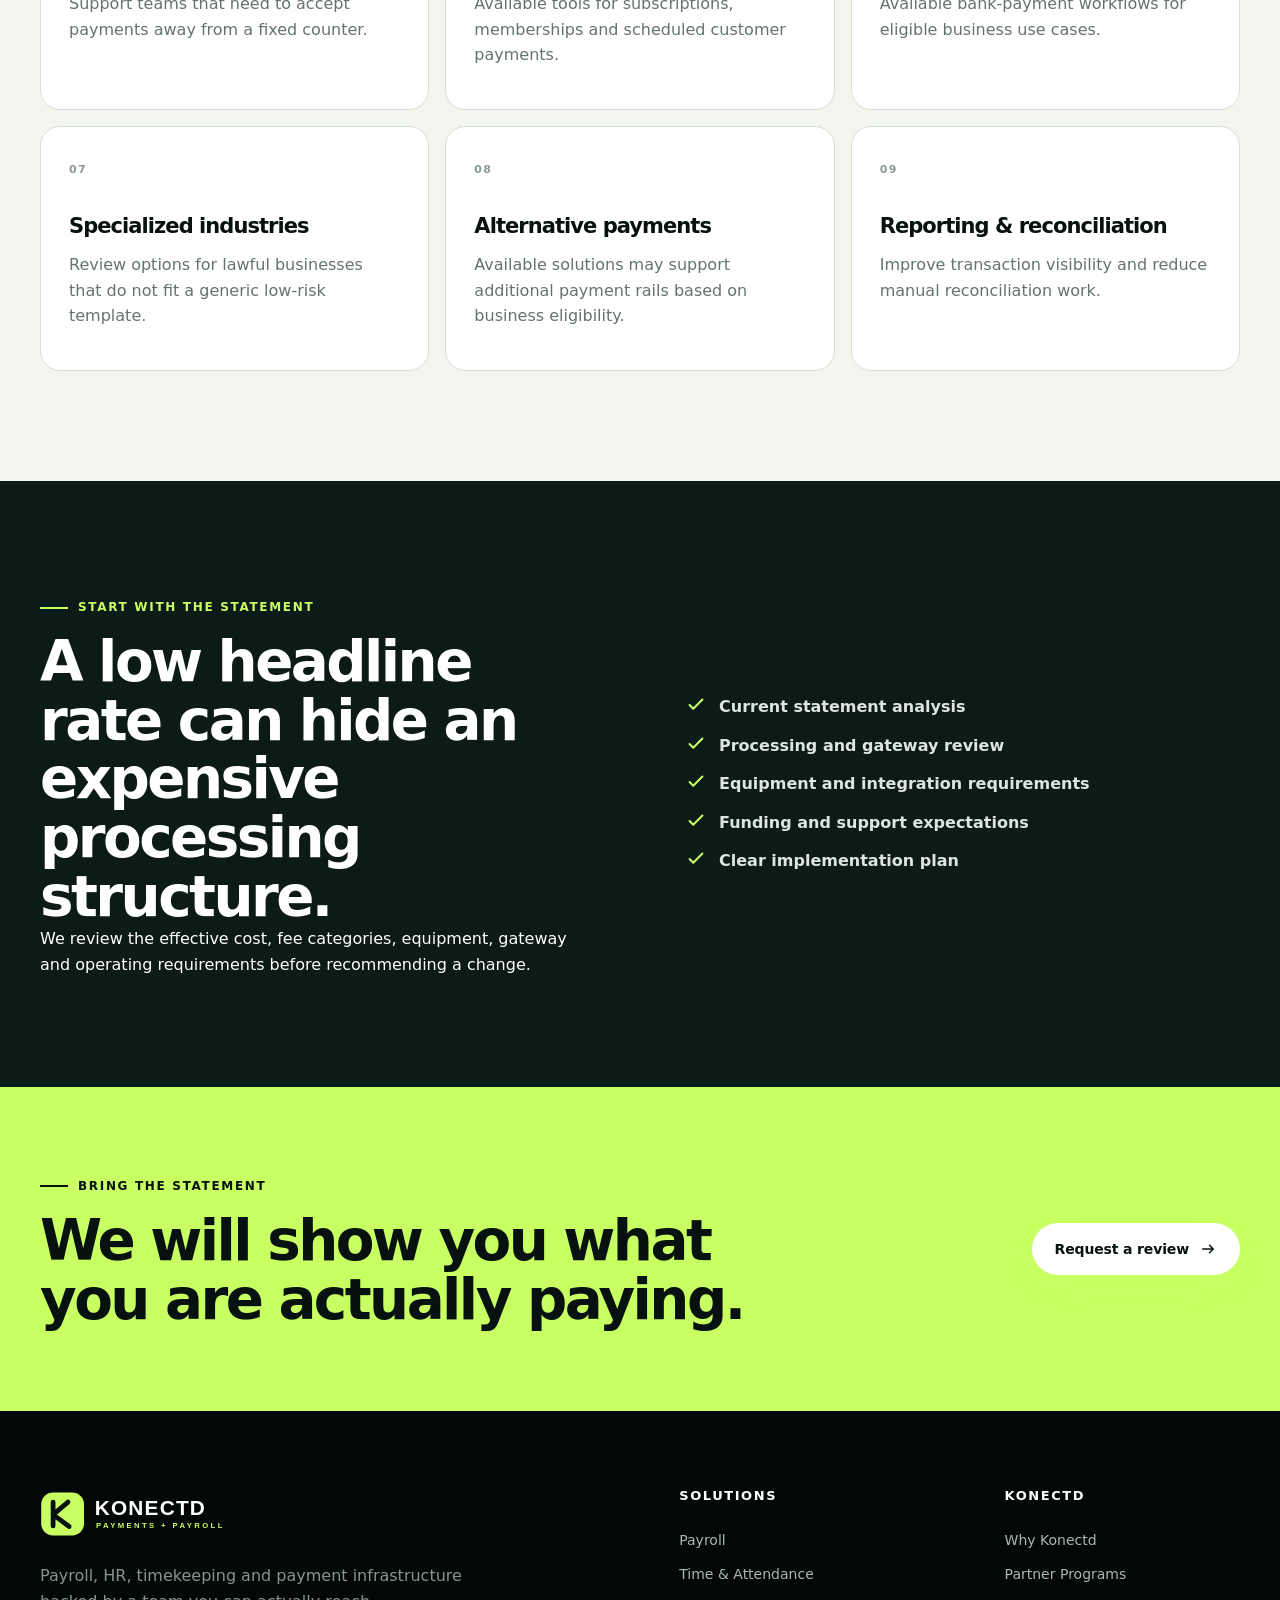
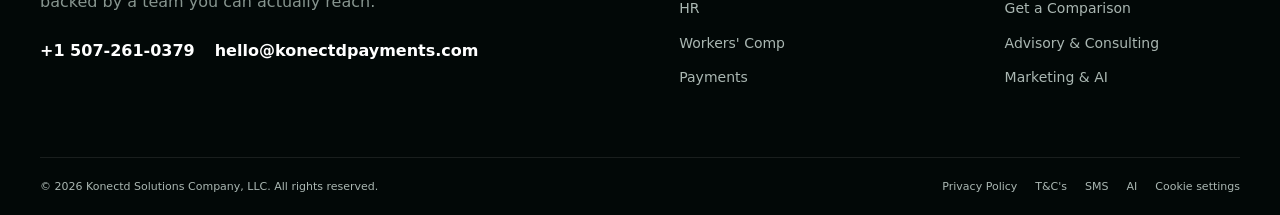
<file: payments.html>
<!doctype html>
<html lang="en">
<head>
  <meta charset="utf-8">
  <meta name="viewport" content="width=device-width, initial-scale=1">
  <script>document.documentElement.classList.add('js');</script>
  <title>Payment Processing Built Around Your Business | Konectd</title>
  <meta name="description" content="In-store, online, mobile and specialized payment processing with transparent analysis, implementation support and a reachable team.">
  <meta name="robots" content="index,follow,max-image-preview:large">
  <link rel="canonical" href="https://konectdpayments.com/payments.html">
  <meta name="theme-color" content="#07110f">
  <meta property="og:type" content="website">
  <meta property="og:title" content="Payment Processing Built Around Your Business | Konectd">
  <meta property="og:description" content="In-store, online, mobile and specialized payment processing with transparent analysis, implementation support and a reachable team.">
  <meta property="og:url" content="https://konectdpayments.com/payments.html">
  <meta property="og:image" content="https://konectdpayments.com/og-image.png">
  <meta property="og:site_name" content="Konectd Payments & Payroll">
  <meta name="twitter:card" content="summary_large_image">
  <link rel="icon" href="favicon.svg" type="image/svg+xml">
  <link rel="preload" href="site.css" as="style">
  <link rel="stylesheet" href="site.css">
  
<script>
  window.dataLayer = window.dataLayer || [];
  function gtag(){dataLayer.push(arguments);}
  gtag('consent', 'default', {
    analytics_storage: 'denied',
    ad_storage: 'denied',
    ad_user_data: 'denied',
    ad_personalization: 'denied',
    wait_for_update: 500
  });
  gtag('js', new Date());
  gtag('config', 'G-0MS08JC5LT', { anonymize_ip: true });
</script>
<script async src="https://www.googletagmanager.com/gtag/js?id=G-0MS08JC5LT"></script>
  
  <script type="application/ld+json">
  {"@context":"https://schema.org","@type":"FinancialService","name":"Payment Processing Built Around Your Business","url":"https://konectdpayments.com/payments.html","provider":{"@type":"Organization","name":"Konectd Payments & Payroll","url":"https://konectdpayments.com","telephone":"+15072610379","email":"hello@konectdpayments.com"},"areaServed":{"@type":"Country","name":"United States"},"description":"In-store, online, mobile and specialized payment processing with transparent analysis, implementation support and a reachable team."}
  </script>
</head>
<body>
  <a class="skip-link" href="#main">Skip to content</a>
  <div class="topbar">
    <div class="container topbar-inner">
      <span>Payroll, HR, timekeeping and payments—nationwide.</span>
      <div class="topbar-links"><a href="tel:+15072610379">+1 507-261-0379</a><a href="mailto:hello@konectdpayments.com">hello@konectdpayments.com</a></div>
    </div>
  </div>
  <header class="site-header" data-header>
    <div class="container header-inner">
      <a class="brand" href="index.html" aria-label="Konectd Payments and Payroll home"><img src="logo.svg" alt="Konectd Payments and Payroll"></a>
      <button class="nav-toggle" type="button" aria-expanded="false" aria-controls="primary-nav" data-nav-toggle><span></span><span></span><span></span><span class="sr-only">Menu</span></button>
      <nav id="primary-nav" class="primary-nav" aria-label="Primary navigation" data-nav>
        <a href="index.html">Home</a><a href="payroll.html">Payroll</a><a href="time-attendance.html">Time & Attendance</a><a href="hr.html">HR</a><a href="workers-comp.html">Workers' Comp</a><a href="payments.html" aria-current="page">Payments</a><a href="why-konectd.html">Why Konectd</a>
        <a class="button button-small" href="get-started.html">Get a comparison <svg viewBox="0 0 24 24" aria-hidden="true"><path d="M5 12h14M14 7l5 5-5 5"/></svg></a>
      </nav>
    </div>
  </header>
  <main id="main">
<section class="subhero"><div class="container subhero-grid"><div class="reveal"><span class="eyebrow eyebrow-bright">Payment processing</span><h1>Payments should be infrastructure—not a trap.</h1><p>Accept payments in the channels your customers use, with a solution structured around your risk profile, workflow and growth plans.</p><div class="hero-actions"><a class="button" href="get-started.html?service=payments">Request a statement review <svg viewBox="0 0 24 24" aria-hidden="true"><path d="M5 12h14M14 7l5 5-5 5"/></svg></a></div></div><div class="payment-visual reveal"><div class="card-device"><div class="card-chip"></div><span>KONECTD</span><strong>PAYMENTS</strong></div><div class="payment-pulse"><i></i><span>Transaction approved</span></div></div></div></section>
<section class="section section-light"><div class="container"><div class="section-heading split-heading reveal"><div><span class="eyebrow">Flexible payment infrastructure</span><h2>Get paid where business happens.</h2></div><p>We review your environment before recommending equipment, gateway or processing structure. The right answer depends on how you sell—not what a processor wants to bundle.</p></div><div class="feature-grid">
<div class="feature-card reveal"><span>01</span><h3>In-store payments</h3><p>Countertop, mobile and available point-of-sale configurations for physical locations.</p></div><div class="feature-card reveal"><span>02</span><h3>Online payments</h3><p>Gateway and e-commerce options for web-based transactions.</p></div><div class="feature-card reveal"><span>03</span><h3>Virtual terminal</h3><p>Accept eligible card-not-present transactions through a secure browser-based workflow.</p></div><div class="feature-card reveal"><span>04</span><h3>Mobile payments</h3><p>Support teams that need to accept payments away from a fixed counter.</p></div><div class="feature-card reveal"><span>05</span><h3>Recurring billing</h3><p>Available tools for subscriptions, memberships and scheduled customer payments.</p></div><div class="feature-card reveal"><span>06</span><h3>ACH options</h3><p>Available bank-payment workflows for eligible business use cases.</p></div><div class="feature-card reveal"><span>07</span><h3>Specialized industries</h3><p>Review options for lawful businesses that do not fit a generic low-risk template.</p></div><div class="feature-card reveal"><span>08</span><h3>Alternative payments</h3><p>Available solutions may support additional payment rails based on business eligibility.</p></div><div class="feature-card reveal"><span>09</span><h3>Reporting & reconciliation</h3><p>Improve transaction visibility and reduce manual reconciliation work.</p></div>
</div></div></section>
<section class="section price-lock-section"><div class="container two-col"><div class="reveal"><span class="eyebrow eyebrow-bright">Start with the statement</span><h2>A low headline rate can hide an expensive processing structure.</h2><p>We review the effective cost, fee categories, equipment, gateway and operating requirements before recommending a change.</p></div><div class="reveal"><ul class="check-list bright"><li><svg viewBox="0 0 24 24" aria-hidden="true"><path d="M5 12l4 4L19 6"/></svg> Current statement analysis</li><li><svg viewBox="0 0 24 24" aria-hidden="true"><path d="M5 12l4 4L19 6"/></svg> Processing and gateway review</li><li><svg viewBox="0 0 24 24" aria-hidden="true"><path d="M5 12l4 4L19 6"/></svg> Equipment and integration requirements</li><li><svg viewBox="0 0 24 24" aria-hidden="true"><path d="M5 12l4 4L19 6"/></svg> Funding and support expectations</li><li><svg viewBox="0 0 24 24" aria-hidden="true"><path d="M5 12l4 4L19 6"/></svg> Clear implementation plan</li></ul></div></div></section>
<section class="section cta-band"><div class="container cta-band-inner reveal"><div><span class="eyebrow eyebrow-bright">Bring the statement</span><h2>We will show you what you are actually paying.</h2></div><a class="button button-light" href="get-started.html?service=payments">Request a review <svg viewBox="0 0 24 24" aria-hidden="true"><path d="M5 12h14M14 7l5 5-5 5"/></svg></a></div></section></main>
  <footer class="site-footer">
    <div class="container footer-grid">
      <div class="footer-brand">
        <img src="logo.svg" alt="Konectd Payments and Payroll">
        <p>Payroll, HR, timekeeping and payment infrastructure backed by a team you can actually reach.</p>
        <div class="footer-contact"><a href="tel:+15072610379">+1 507-261-0379</a><a href="mailto:hello@konectdpayments.com">hello@konectdpayments.com</a></div>
      </div>
      <div><h2>Solutions</h2><a href="payroll.html">Payroll</a><a href="time-attendance.html">Time & Attendance</a><a href="hr.html">HR</a><a href="workers-comp.html">Workers' Comp</a><a href="payments.html">Payments</a></div>
      <div><h2>Konectd</h2><a href="why-konectd.html">Why Konectd</a><a href="partners.html">Partner Programs</a><a href="get-started.html">Get a Comparison</a><a href="https://konectdsolutions.com">Advisory & Consulting</a><a href="https://konectd.com">Marketing & AI</a></div>
    </div>
    <div class="container legal-line">
      <span>© <span data-year></span> Konectd Solutions Company, LLC. All rights reserved.</span>
      <div><a href="privacy.html">Privacy Policy</a><a href="terms.html">T&amp;C's</a><a href="sms-terms.html">SMS</a><a href="ai-disclosure.html">AI</a><button type="button" class="cookie-settings-link" data-cookie-settings>Cookie settings</button></div>
    </div>
  </footer>
  <div class="cookie-banner" data-cookie-banner hidden>
    <p>We use optional analytics to understand what is working. Advertising storage remains off unless a separate advertising consent option is provided. <a href="privacy.html">Privacy policy</a></p>
    <div><button class="button button-ghost button-small" type="button" data-cookie-essential>Essential only</button><button class="button button-small" type="button" data-cookie-accept>Accept analytics</button></div>
  </div>
  <script src="site.js" defer></script>
  <script src="https://cdn.apigateway.co/webchat-client..prod/sdk.js" data-widget-id="3d4868c8-fbc4-11f0-b22f-624d8abf8f93" defer></script>
</body>
</html>
</file>
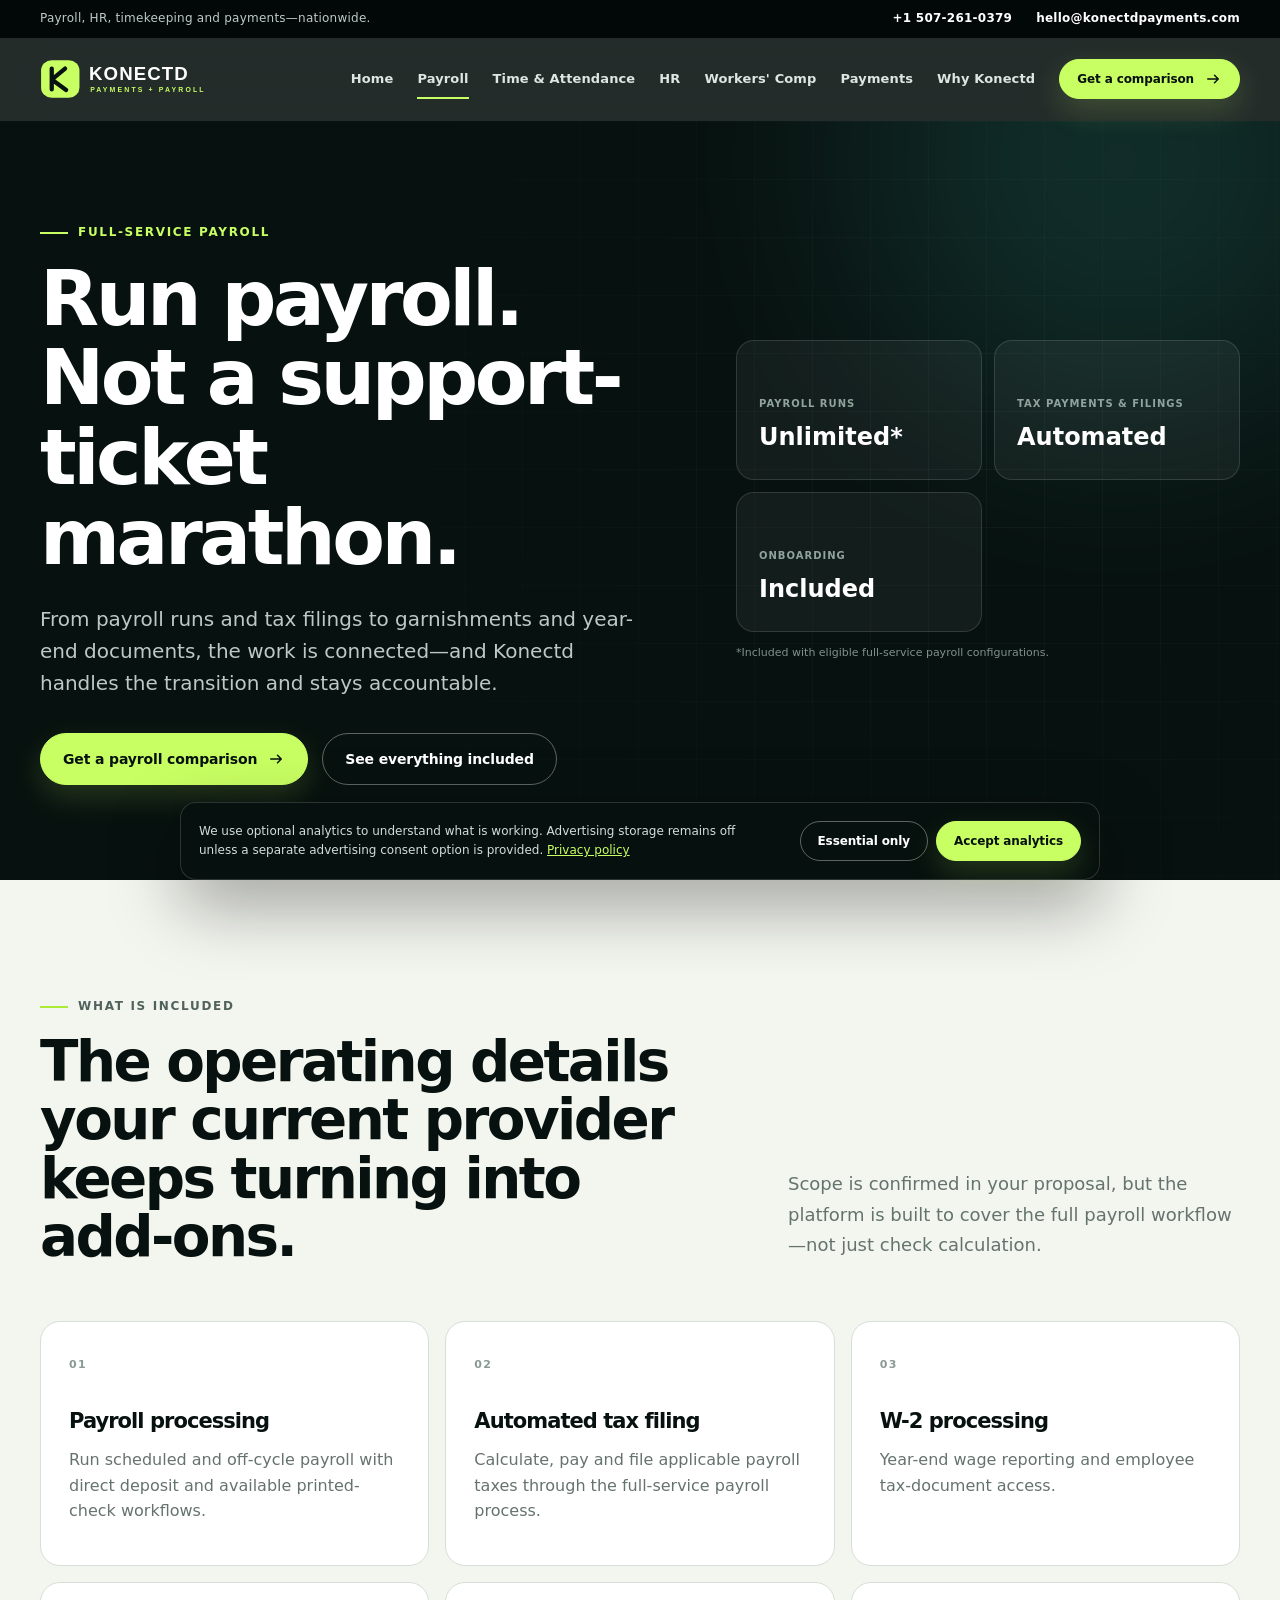
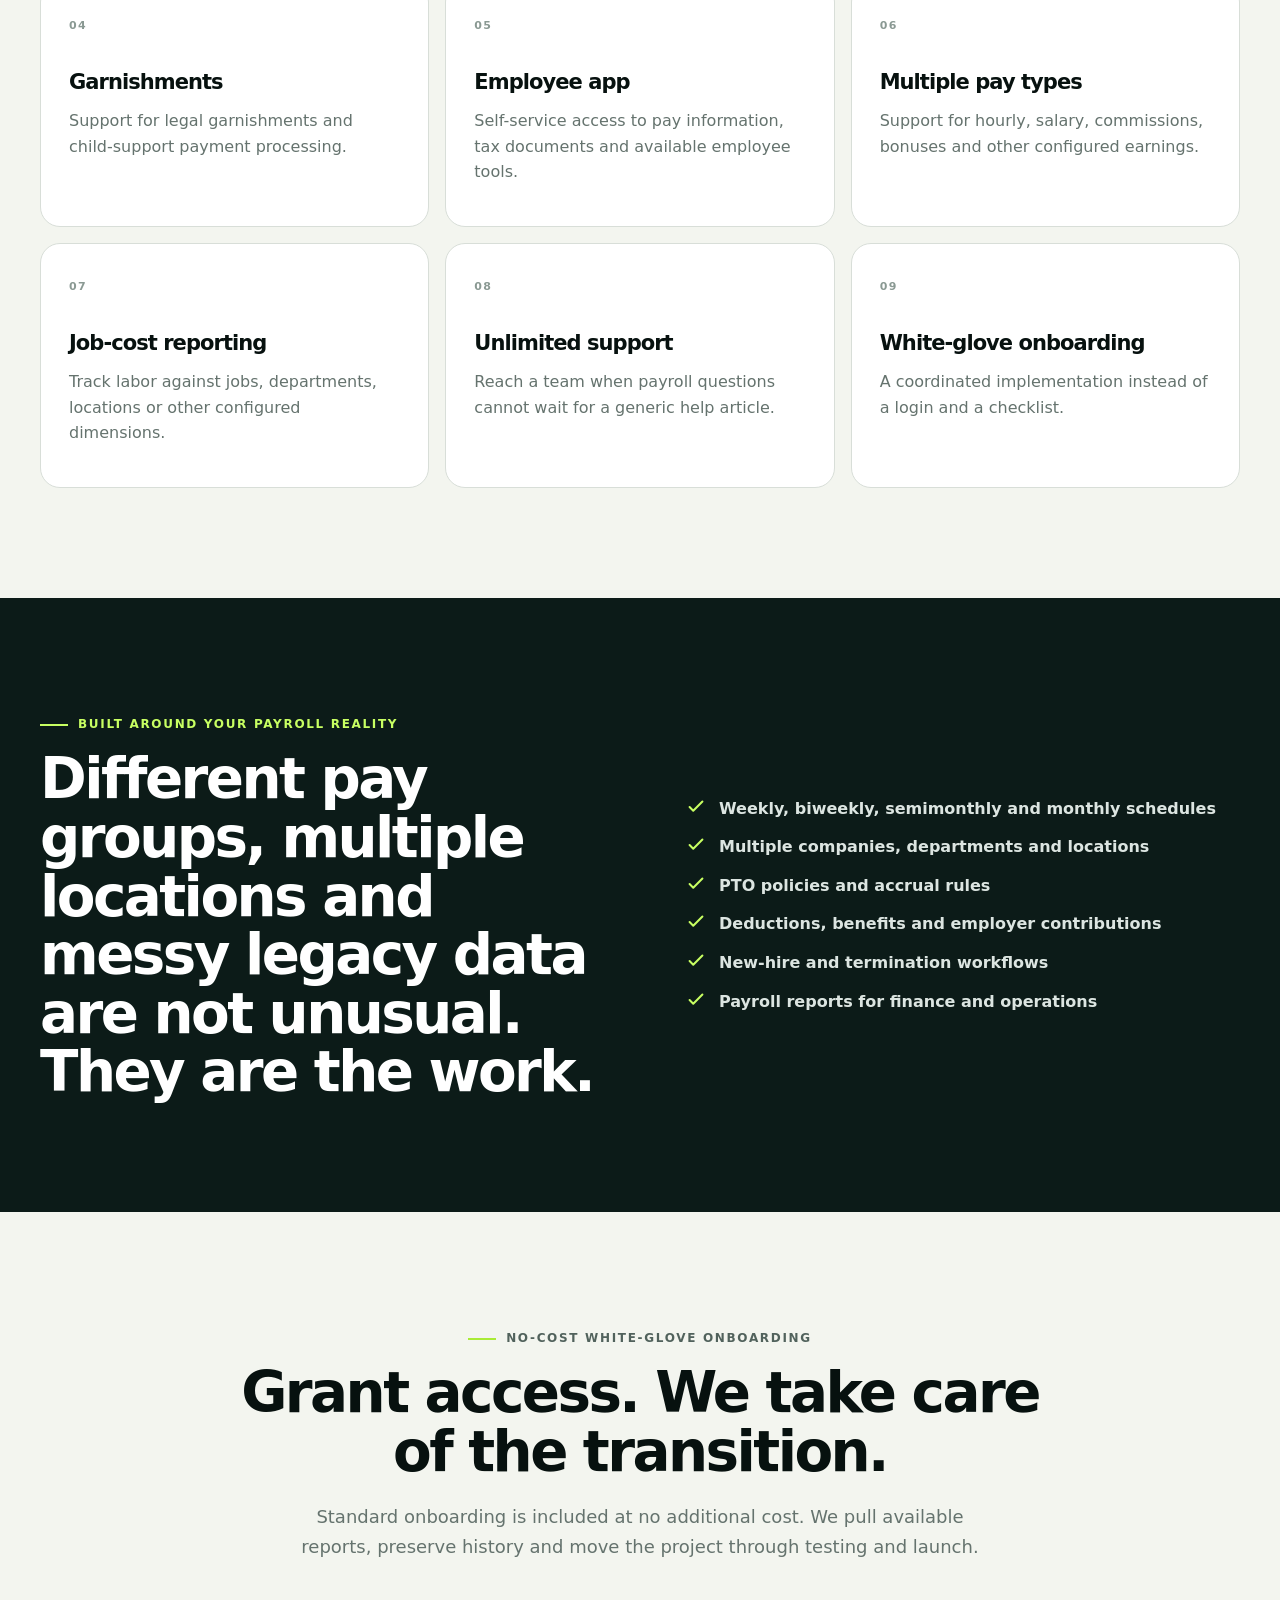
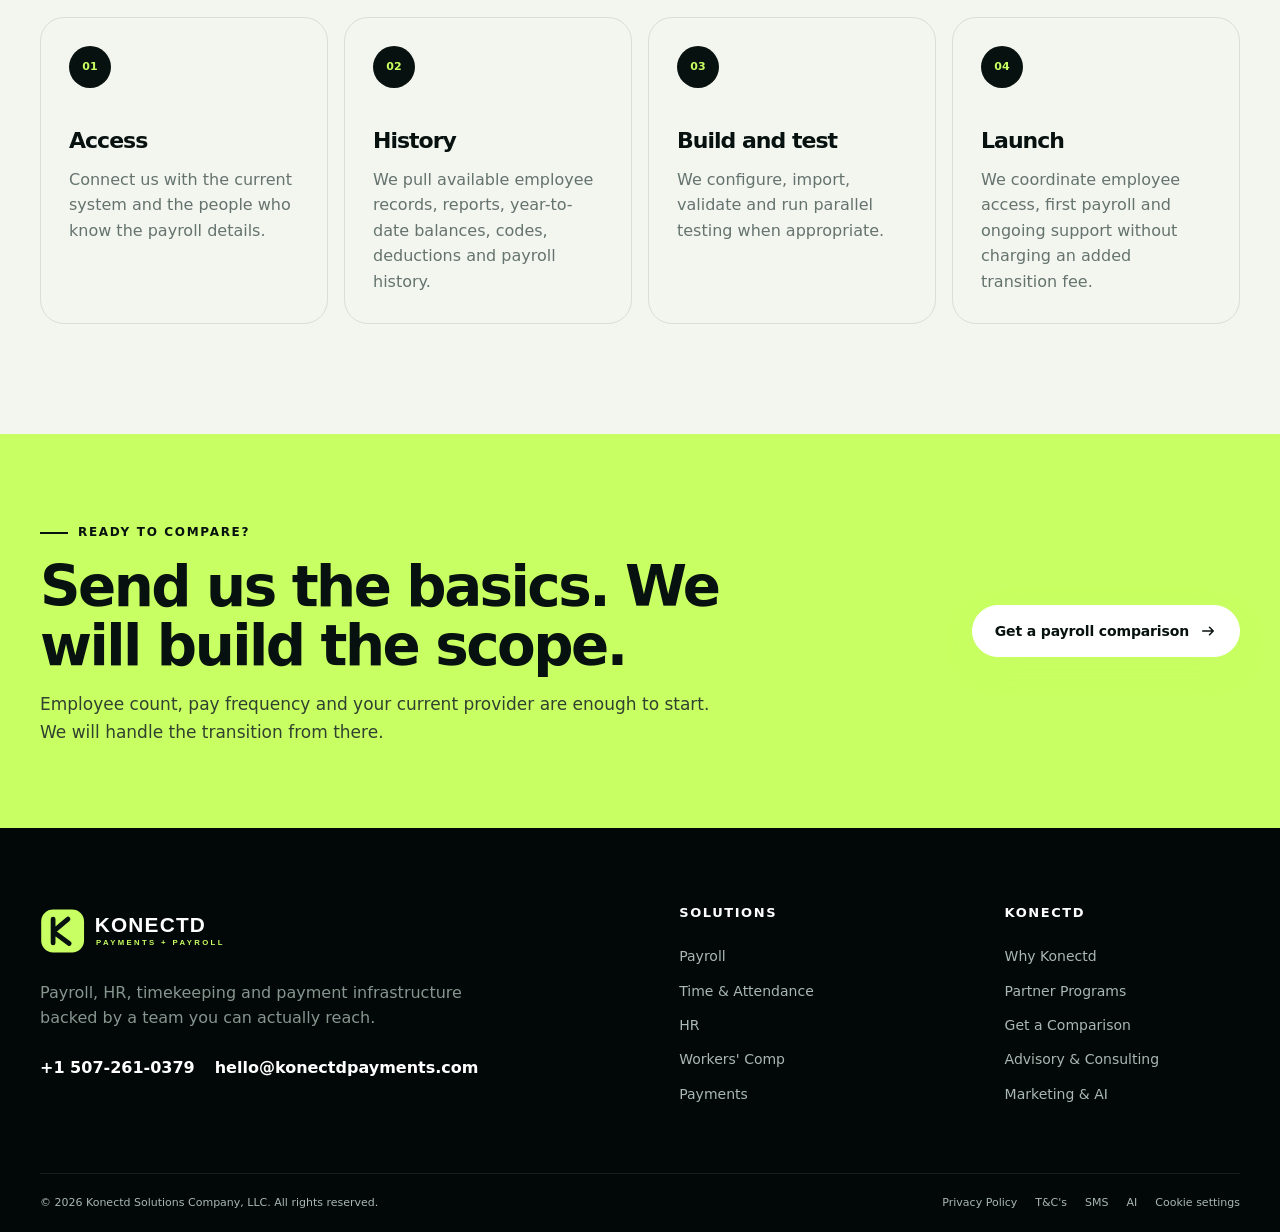
<file: payroll.html>
<!doctype html>
<html lang="en">
<head>
  <meta charset="utf-8">
  <meta name="viewport" content="width=device-width, initial-scale=1">
  <script>document.documentElement.classList.add('js');</script>
  <title>Full-Service Payroll With Real Support | Konectd</title>
  <meta name="description" content="Payroll processing, tax filing, W-2s, garnishments and employee self-service with a Lifetime Price Lock Guarantee and no-cost white-glove onboarding.">
  <meta name="robots" content="index,follow,max-image-preview:large">
  <link rel="canonical" href="https://konectdpayments.com/payroll.html">
  <meta name="theme-color" content="#07110f">
  <meta property="og:type" content="website">
  <meta property="og:title" content="Full-Service Payroll With Real Support | Konectd">
  <meta property="og:description" content="Payroll processing, tax filing, W-2s, garnishments and employee self-service with a Lifetime Price Lock Guarantee and no-cost white-glove onboarding.">
  <meta property="og:url" content="https://konectdpayments.com/payroll.html">
  <meta property="og:image" content="https://konectdpayments.com/og-image.png">
  <meta property="og:site_name" content="Konectd Payments & Payroll">
  <meta name="twitter:card" content="summary_large_image">
  <link rel="icon" href="favicon.svg" type="image/svg+xml">
  <link rel="preload" href="site.css" as="style">
  <link rel="stylesheet" href="site.css">
  
<script>
  window.dataLayer = window.dataLayer || [];
  function gtag(){dataLayer.push(arguments);}
  gtag('consent', 'default', {
    analytics_storage: 'denied',
    ad_storage: 'denied',
    ad_user_data: 'denied',
    ad_personalization: 'denied',
    wait_for_update: 500
  });
  gtag('js', new Date());
  gtag('config', 'G-0MS08JC5LT', { anonymize_ip: true });
</script>
<script async src="https://www.googletagmanager.com/gtag/js?id=G-0MS08JC5LT"></script>
  
  <script type="application/ld+json">
  {"@context":"https://schema.org","@type":"Service","name":"Full-Service Payroll With Real Support","url":"https://konectdpayments.com/payroll.html","provider":{"@type":"Organization","name":"Konectd Payments & Payroll","url":"https://konectdpayments.com","telephone":"+15072610379","email":"hello@konectdpayments.com"},"areaServed":{"@type":"Country","name":"United States"},"description":"Payroll processing, tax filing, W-2s, garnishments and employee self-service with a Lifetime Price Lock Guarantee and no-cost white-glove onboarding."}
  </script>
</head>
<body>
  <a class="skip-link" href="#main">Skip to content</a>
  <div class="topbar">
    <div class="container topbar-inner">
      <span>Payroll, HR, timekeeping and payments—nationwide.</span>
      <div class="topbar-links"><a href="tel:+15072610379">+1 507-261-0379</a><a href="mailto:hello@konectdpayments.com">hello@konectdpayments.com</a></div>
    </div>
  </div>
  <header class="site-header" data-header>
    <div class="container header-inner">
      <a class="brand" href="index.html" aria-label="Konectd Payments and Payroll home"><img src="logo.svg" alt="Konectd Payments and Payroll"></a>
      <button class="nav-toggle" type="button" aria-expanded="false" aria-controls="primary-nav" data-nav-toggle><span></span><span></span><span></span><span class="sr-only">Menu</span></button>
      <nav id="primary-nav" class="primary-nav" aria-label="Primary navigation" data-nav>
        <a href="index.html">Home</a><a href="payroll.html" aria-current="page">Payroll</a><a href="time-attendance.html">Time & Attendance</a><a href="hr.html">HR</a><a href="workers-comp.html">Workers' Comp</a><a href="payments.html">Payments</a><a href="why-konectd.html">Why Konectd</a>
        <a class="button button-small" href="get-started.html">Get a comparison <svg viewBox="0 0 24 24" aria-hidden="true"><path d="M5 12h14M14 7l5 5-5 5"/></svg></a>
      </nav>
    </div>
  </header>
  <main id="main">
<section class="subhero"><div class="container subhero-grid"><div class="reveal"><span class="eyebrow eyebrow-bright">Full-service payroll</span><h1>Run payroll. Not a support-ticket marathon.</h1><p>From payroll runs and tax filings to garnishments and year-end documents, the work is connected—and Konectd handles the transition and stays accountable.</p><div class="hero-actions"><a class="button" href="get-started.html?service=payroll">Get a payroll comparison <svg viewBox="0 0 24 24" aria-hidden="true"><path d="M5 12h14M14 7l5 5-5 5"/></svg></a><a class="button button-ghost" href="#included">See everything included</a></div></div><div class="metric-stack reveal"><div><small>Payroll runs</small><strong>Unlimited*</strong></div><div><small>Tax payments & filings</small><strong>Automated</strong></div><div><small>Onboarding</small><strong>Included</strong></div><p>*Included with eligible full-service payroll configurations.</p></div></div></section>
<section class="section section-light" id="included"><div class="container"><div class="section-heading split-heading reveal"><div><span class="eyebrow">What is included</span><h2>The operating details your current provider keeps turning into add-ons.</h2></div><p>Scope is confirmed in your proposal, but the platform is built to cover the full payroll workflow—not just check calculation.</p></div><div class="feature-grid">
<div class="feature-card reveal"><span>01</span><h3>Payroll processing</h3><p>Run scheduled and off-cycle payroll with direct deposit and available printed-check workflows.</p></div><div class="feature-card reveal"><span>02</span><h3>Automated tax filing</h3><p>Calculate, pay and file applicable payroll taxes through the full-service payroll process.</p></div><div class="feature-card reveal"><span>03</span><h3>W-2 processing</h3><p>Year-end wage reporting and employee tax-document access.</p></div><div class="feature-card reveal"><span>04</span><h3>Garnishments</h3><p>Support for legal garnishments and child-support payment processing.</p></div><div class="feature-card reveal"><span>05</span><h3>Employee app</h3><p>Self-service access to pay information, tax documents and available employee tools.</p></div><div class="feature-card reveal"><span>06</span><h3>Multiple pay types</h3><p>Support for hourly, salary, commissions, bonuses and other configured earnings.</p></div><div class="feature-card reveal"><span>07</span><h3>Job-cost reporting</h3><p>Track labor against jobs, departments, locations or other configured dimensions.</p></div><div class="feature-card reveal"><span>08</span><h3>Unlimited support</h3><p>Reach a team when payroll questions cannot wait for a generic help article.</p></div><div class="feature-card reveal"><span>09</span><h3>White-glove onboarding</h3><p>A coordinated implementation instead of a login and a checklist.</p></div>
</div></div></section>
<section class="section dark-split"><div class="container two-col"><div class="reveal"><span class="eyebrow eyebrow-bright">Built around your payroll reality</span><h2>Different pay groups, multiple locations and messy legacy data are not unusual. They are the work.</h2></div><div class="reveal"><ul class="check-list bright"><li><svg viewBox="0 0 24 24" aria-hidden="true"><path d="M5 12l4 4L19 6"/></svg> Weekly, biweekly, semimonthly and monthly schedules</li><li><svg viewBox="0 0 24 24" aria-hidden="true"><path d="M5 12l4 4L19 6"/></svg> Multiple companies, departments and locations</li><li><svg viewBox="0 0 24 24" aria-hidden="true"><path d="M5 12l4 4L19 6"/></svg> PTO policies and accrual rules</li><li><svg viewBox="0 0 24 24" aria-hidden="true"><path d="M5 12l4 4L19 6"/></svg> Deductions, benefits and employer contributions</li><li><svg viewBox="0 0 24 24" aria-hidden="true"><path d="M5 12l4 4L19 6"/></svg> New-hire and termination workflows</li><li><svg viewBox="0 0 24 24" aria-hidden="true"><path d="M5 12l4 4L19 6"/></svg> Payroll reports for finance and operations</li></ul></div></div></section>
<section class="section section-light"><div class="container"><div class="section-heading centered reveal"><span class="eyebrow">No-cost white-glove onboarding</span><h2>Grant access. We take care of the transition.</h2><p>Standard onboarding is included at no additional cost. We pull available reports, preserve history and move the project through testing and launch.</p></div><div class="steps-grid"><div class="step reveal"><span>01</span><h3>Access</h3><p>Connect us with the current system and the people who know the payroll details.</p></div><div class="step reveal"><span>02</span><h3>History</h3><p>We pull available employee records, reports, year-to-date balances, codes, deductions and payroll history.</p></div><div class="step reveal"><span>03</span><h3>Build and test</h3><p>We configure, import, validate and run parallel testing when appropriate.</p></div><div class="step reveal"><span>04</span><h3>Launch</h3><p>We coordinate employee access, first payroll and ongoing support without charging an added transition fee.</p></div></div></div></section>
<section class="section cta-band"><div class="container cta-band-inner reveal"><div><span class="eyebrow eyebrow-bright">Ready to compare?</span><h2>Send us the basics. We will build the scope.</h2><p>Employee count, pay frequency and your current provider are enough to start. We will handle the transition from there.</p></div><a class="button button-light" href="get-started.html?service=payroll">Get a payroll comparison <svg viewBox="0 0 24 24" aria-hidden="true"><path d="M5 12h14M14 7l5 5-5 5"/></svg></a></div></section></main>
  <footer class="site-footer">
    <div class="container footer-grid">
      <div class="footer-brand">
        <img src="logo.svg" alt="Konectd Payments and Payroll">
        <p>Payroll, HR, timekeeping and payment infrastructure backed by a team you can actually reach.</p>
        <div class="footer-contact"><a href="tel:+15072610379">+1 507-261-0379</a><a href="mailto:hello@konectdpayments.com">hello@konectdpayments.com</a></div>
      </div>
      <div><h2>Solutions</h2><a href="payroll.html">Payroll</a><a href="time-attendance.html">Time & Attendance</a><a href="hr.html">HR</a><a href="workers-comp.html">Workers' Comp</a><a href="payments.html">Payments</a></div>
      <div><h2>Konectd</h2><a href="why-konectd.html">Why Konectd</a><a href="partners.html">Partner Programs</a><a href="get-started.html">Get a Comparison</a><a href="https://konectdsolutions.com">Advisory & Consulting</a><a href="https://konectd.com">Marketing & AI</a></div>
    </div>
    <div class="container legal-line">
      <span>© <span data-year></span> Konectd Solutions Company, LLC. All rights reserved.</span>
      <div><a href="privacy.html">Privacy Policy</a><a href="terms.html">T&amp;C's</a><a href="sms-terms.html">SMS</a><a href="ai-disclosure.html">AI</a><button type="button" class="cookie-settings-link" data-cookie-settings>Cookie settings</button></div>
    </div>
  </footer>
  <div class="cookie-banner" data-cookie-banner hidden>
    <p>We use optional analytics to understand what is working. Advertising storage remains off unless a separate advertising consent option is provided. <a href="privacy.html">Privacy policy</a></p>
    <div><button class="button button-ghost button-small" type="button" data-cookie-essential>Essential only</button><button class="button button-small" type="button" data-cookie-accept>Accept analytics</button></div>
  </div>
  <script src="site.js" defer></script>
  <script src="https://cdn.apigateway.co/webchat-client..prod/sdk.js" data-widget-id="3d4868c8-fbc4-11f0-b22f-624d8abf8f93" defer></script>
</body>
</html>
</file>
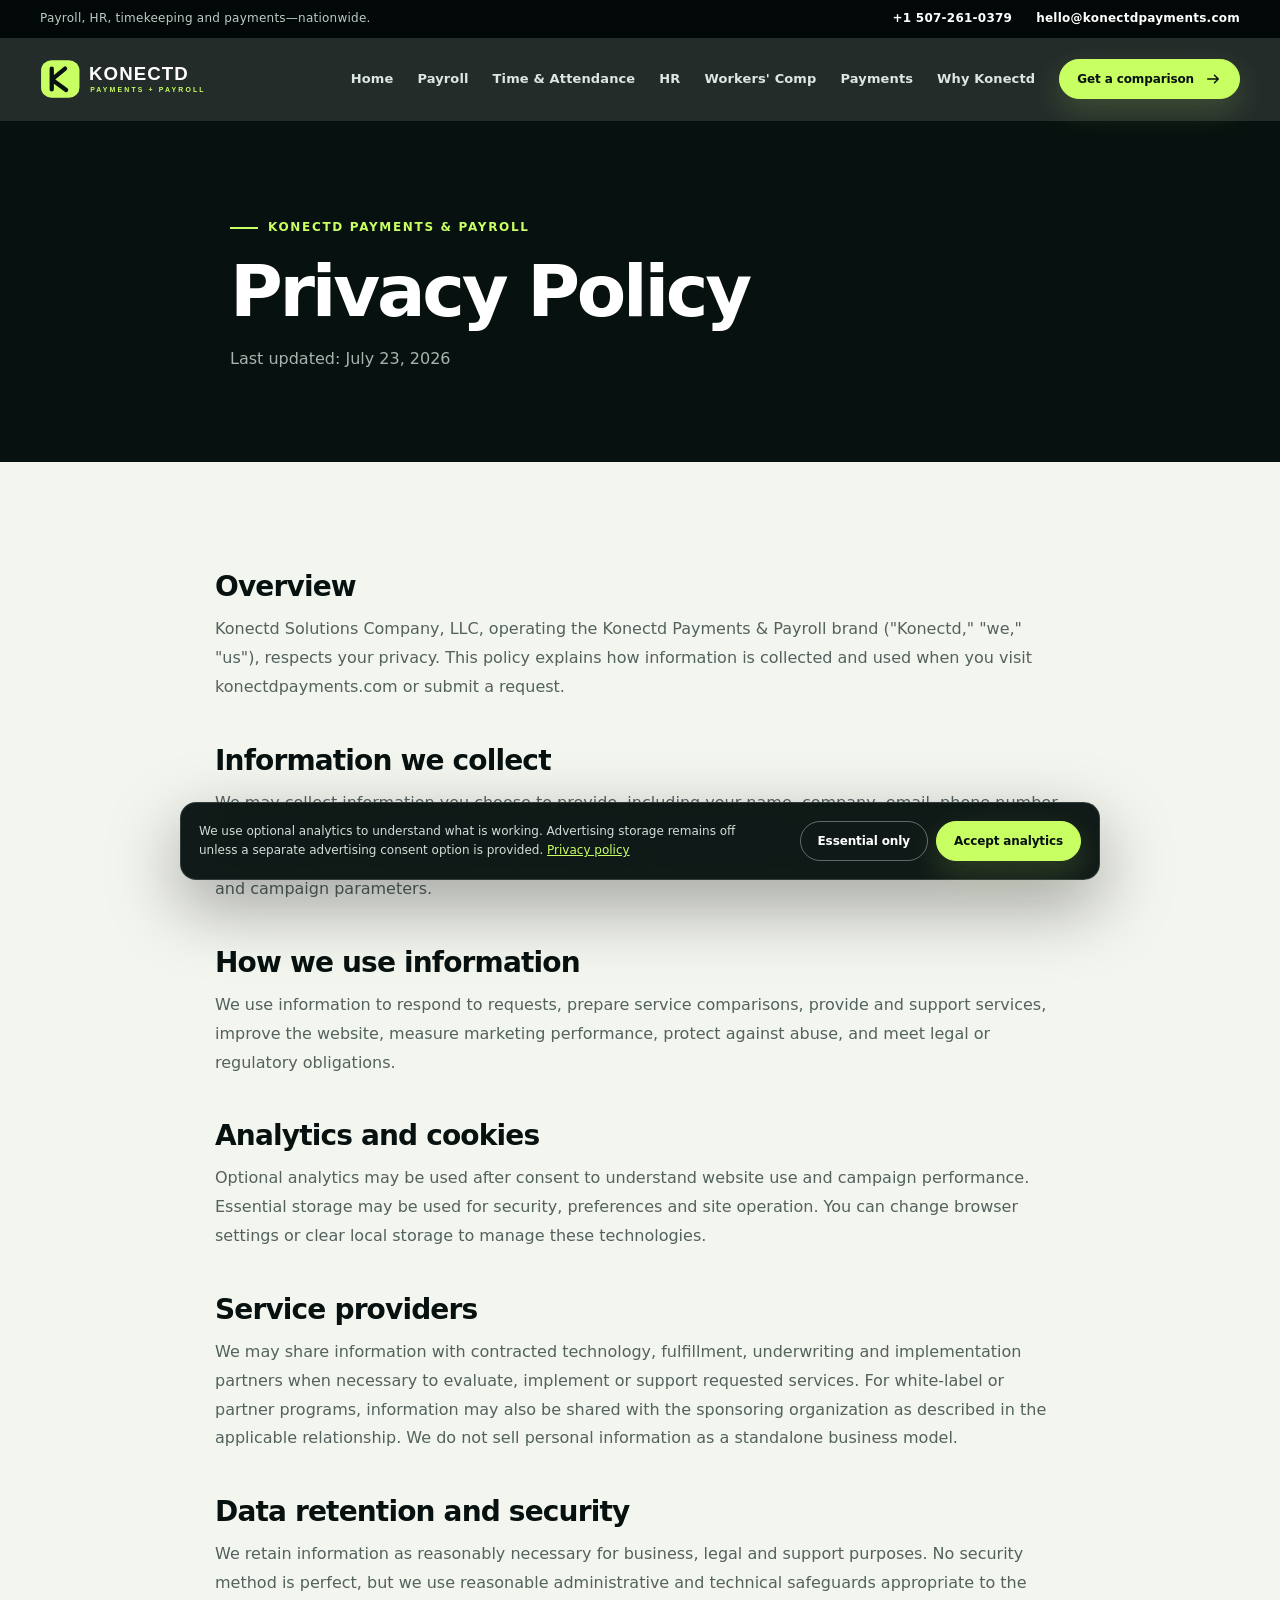
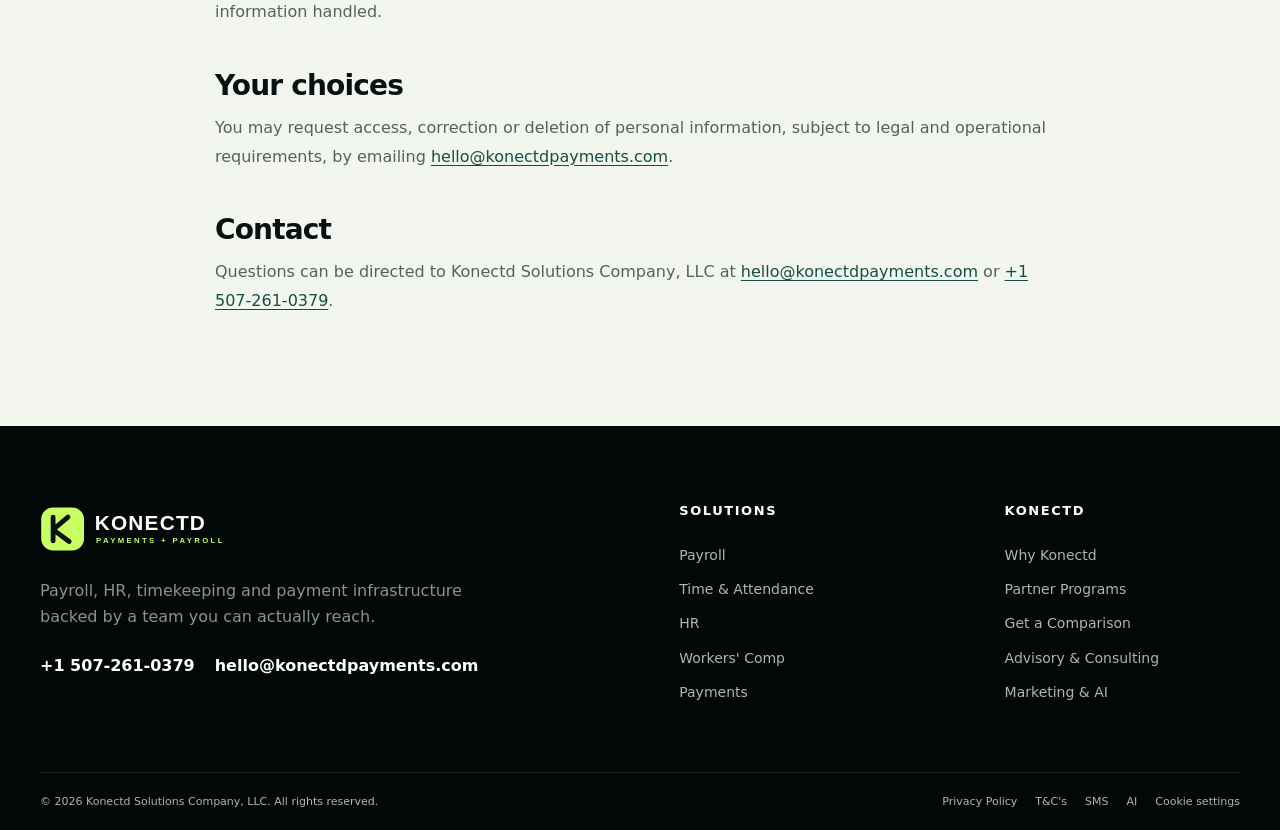
<file: privacy.html>
<!doctype html>
<html lang="en">
<head>
  <meta charset="utf-8">
  <meta name="viewport" content="width=device-width, initial-scale=1">
  <script>document.documentElement.classList.add('js');</script>
  <title>Privacy Policy | Konectd Payments & Payroll</title>
  <meta name="description" content="How Konectd Payments & Payroll collects, uses and protects website information.">
  <meta name="robots" content="index,follow,max-image-preview:large">
  <link rel="canonical" href="https://konectdpayments.com/privacy.html">
  <meta name="theme-color" content="#07110f">
  <meta property="og:type" content="website">
  <meta property="og:title" content="Privacy Policy | Konectd Payments & Payroll">
  <meta property="og:description" content="How Konectd Payments & Payroll collects, uses and protects website information.">
  <meta property="og:url" content="https://konectdpayments.com/privacy.html">
  <meta property="og:image" content="https://konectdpayments.com/og-image.png">
  <meta property="og:site_name" content="Konectd Payments & Payroll">
  <meta name="twitter:card" content="summary_large_image">
  <link rel="icon" href="favicon.svg" type="image/svg+xml">
  <link rel="preload" href="site.css" as="style">
  <link rel="stylesheet" href="site.css">
  
<script>
  window.dataLayer = window.dataLayer || [];
  function gtag(){dataLayer.push(arguments);}
  gtag('consent', 'default', {
    analytics_storage: 'denied',
    ad_storage: 'denied',
    ad_user_data: 'denied',
    ad_personalization: 'denied',
    wait_for_update: 500
  });
  gtag('js', new Date());
  gtag('config', 'G-0MS08JC5LT', { anonymize_ip: true });
</script>
<script async src="https://www.googletagmanager.com/gtag/js?id=G-0MS08JC5LT"></script>
  
  <script type="application/ld+json">
  {"@context":"https://schema.org","@type":"WebPage","name":"Privacy Policy","url":"https://konectdpayments.com/privacy.html","provider":{"@type":"Organization","name":"Konectd Payments & Payroll","url":"https://konectdpayments.com","telephone":"+15072610379","email":"hello@konectdpayments.com"},"areaServed":{"@type":"Country","name":"United States"},"description":"How Konectd Payments & Payroll collects, uses and protects website information."}
  </script>
</head>
<body>
  <a class="skip-link" href="#main">Skip to content</a>
  <div class="topbar">
    <div class="container topbar-inner">
      <span>Payroll, HR, timekeeping and payments—nationwide.</span>
      <div class="topbar-links"><a href="tel:+15072610379">+1 507-261-0379</a><a href="mailto:hello@konectdpayments.com">hello@konectdpayments.com</a></div>
    </div>
  </div>
  <header class="site-header" data-header>
    <div class="container header-inner">
      <a class="brand" href="index.html" aria-label="Konectd Payments and Payroll home"><img src="logo.svg" alt="Konectd Payments and Payroll"></a>
      <button class="nav-toggle" type="button" aria-expanded="false" aria-controls="primary-nav" data-nav-toggle><span></span><span></span><span></span><span class="sr-only">Menu</span></button>
      <nav id="primary-nav" class="primary-nav" aria-label="Primary navigation" data-nav>
        <a href="index.html">Home</a><a href="payroll.html">Payroll</a><a href="time-attendance.html">Time & Attendance</a><a href="hr.html">HR</a><a href="workers-comp.html">Workers' Comp</a><a href="payments.html">Payments</a><a href="why-konectd.html">Why Konectd</a>
        <a class="button button-small" href="get-started.html">Get a comparison <svg viewBox="0 0 24 24" aria-hidden="true"><path d="M5 12h14M14 7l5 5-5 5"/></svg></a>
      </nav>
    </div>
  </header>
  <main id="main"><section class="legal-hero"><div class="container narrow"><span class="eyebrow eyebrow-bright">Konectd Payments & Payroll</span><h1>Privacy Policy</h1><p>Last updated: July 23, 2026</p></div></section><section class="section section-light"><div class="container legal-content">
<h2>Overview</h2><p>Konectd Solutions Company, LLC, operating the Konectd Payments & Payroll brand ("Konectd," "we," "us"), respects your privacy. This policy explains how information is collected and used when you visit konectdpayments.com or submit a request.</p>
<h2>Information we collect</h2><p>We may collect information you choose to provide, including your name, company, email, phone number, employee count, current provider, service interests and message. We may also collect technical information such as browser type, device information, referring page, IP-derived location, pages viewed and campaign parameters.</p>
<h2>How we use information</h2><p>We use information to respond to requests, prepare service comparisons, provide and support services, improve the website, measure marketing performance, protect against abuse, and meet legal or regulatory obligations.</p>
<h2>Analytics and cookies</h2><p>Optional analytics may be used after consent to understand website use and campaign performance. Essential storage may be used for security, preferences and site operation. You can change browser settings or clear local storage to manage these technologies.</p>
<h2>Service providers</h2><p>We may share information with contracted technology, fulfillment, underwriting and implementation partners when necessary to evaluate, implement or support requested services. For white-label or partner programs, information may also be shared with the sponsoring organization as described in the applicable relationship. We do not sell personal information as a standalone business model.</p>
<h2>Data retention and security</h2><p>We retain information as reasonably necessary for business, legal and support purposes. No security method is perfect, but we use reasonable administrative and technical safeguards appropriate to the information handled.</p>
<h2>Your choices</h2><p>You may request access, correction or deletion of personal information, subject to legal and operational requirements, by emailing <a href="mailto:hello@konectdpayments.com">hello@konectdpayments.com</a>.</p>
<h2>Contact</h2><p>Questions can be directed to Konectd Solutions Company, LLC at <a href="mailto:hello@konectdpayments.com">hello@konectdpayments.com</a> or <a href="tel:+15072610379">+1 507-261-0379</a>.</p></div></section></main>
  <footer class="site-footer">
    <div class="container footer-grid">
      <div class="footer-brand">
        <img src="logo.svg" alt="Konectd Payments and Payroll">
        <p>Payroll, HR, timekeeping and payment infrastructure backed by a team you can actually reach.</p>
        <div class="footer-contact"><a href="tel:+15072610379">+1 507-261-0379</a><a href="mailto:hello@konectdpayments.com">hello@konectdpayments.com</a></div>
      </div>
      <div><h2>Solutions</h2><a href="payroll.html">Payroll</a><a href="time-attendance.html">Time & Attendance</a><a href="hr.html">HR</a><a href="workers-comp.html">Workers' Comp</a><a href="payments.html">Payments</a></div>
      <div><h2>Konectd</h2><a href="why-konectd.html">Why Konectd</a><a href="partners.html">Partner Programs</a><a href="get-started.html">Get a Comparison</a><a href="https://konectdsolutions.com">Advisory & Consulting</a><a href="https://konectd.com">Marketing & AI</a></div>
    </div>
    <div class="container legal-line">
      <span>© <span data-year></span> Konectd Solutions Company, LLC. All rights reserved.</span>
      <div><a href="privacy.html">Privacy Policy</a><a href="terms.html">T&amp;C's</a><a href="sms-terms.html">SMS</a><a href="ai-disclosure.html">AI</a><button type="button" class="cookie-settings-link" data-cookie-settings>Cookie settings</button></div>
    </div>
  </footer>
  <div class="cookie-banner" data-cookie-banner hidden>
    <p>We use optional analytics to understand what is working. Advertising storage remains off unless a separate advertising consent option is provided. <a href="privacy.html">Privacy policy</a></p>
    <div><button class="button button-ghost button-small" type="button" data-cookie-essential>Essential only</button><button class="button button-small" type="button" data-cookie-accept>Accept analytics</button></div>
  </div>
  <script src="site.js" defer></script>
  <script src="https://cdn.apigateway.co/webchat-client..prod/sdk.js" data-widget-id="3d4868c8-fbc4-11f0-b22f-624d8abf8f93" defer></script>
</body>
</html>
</file>
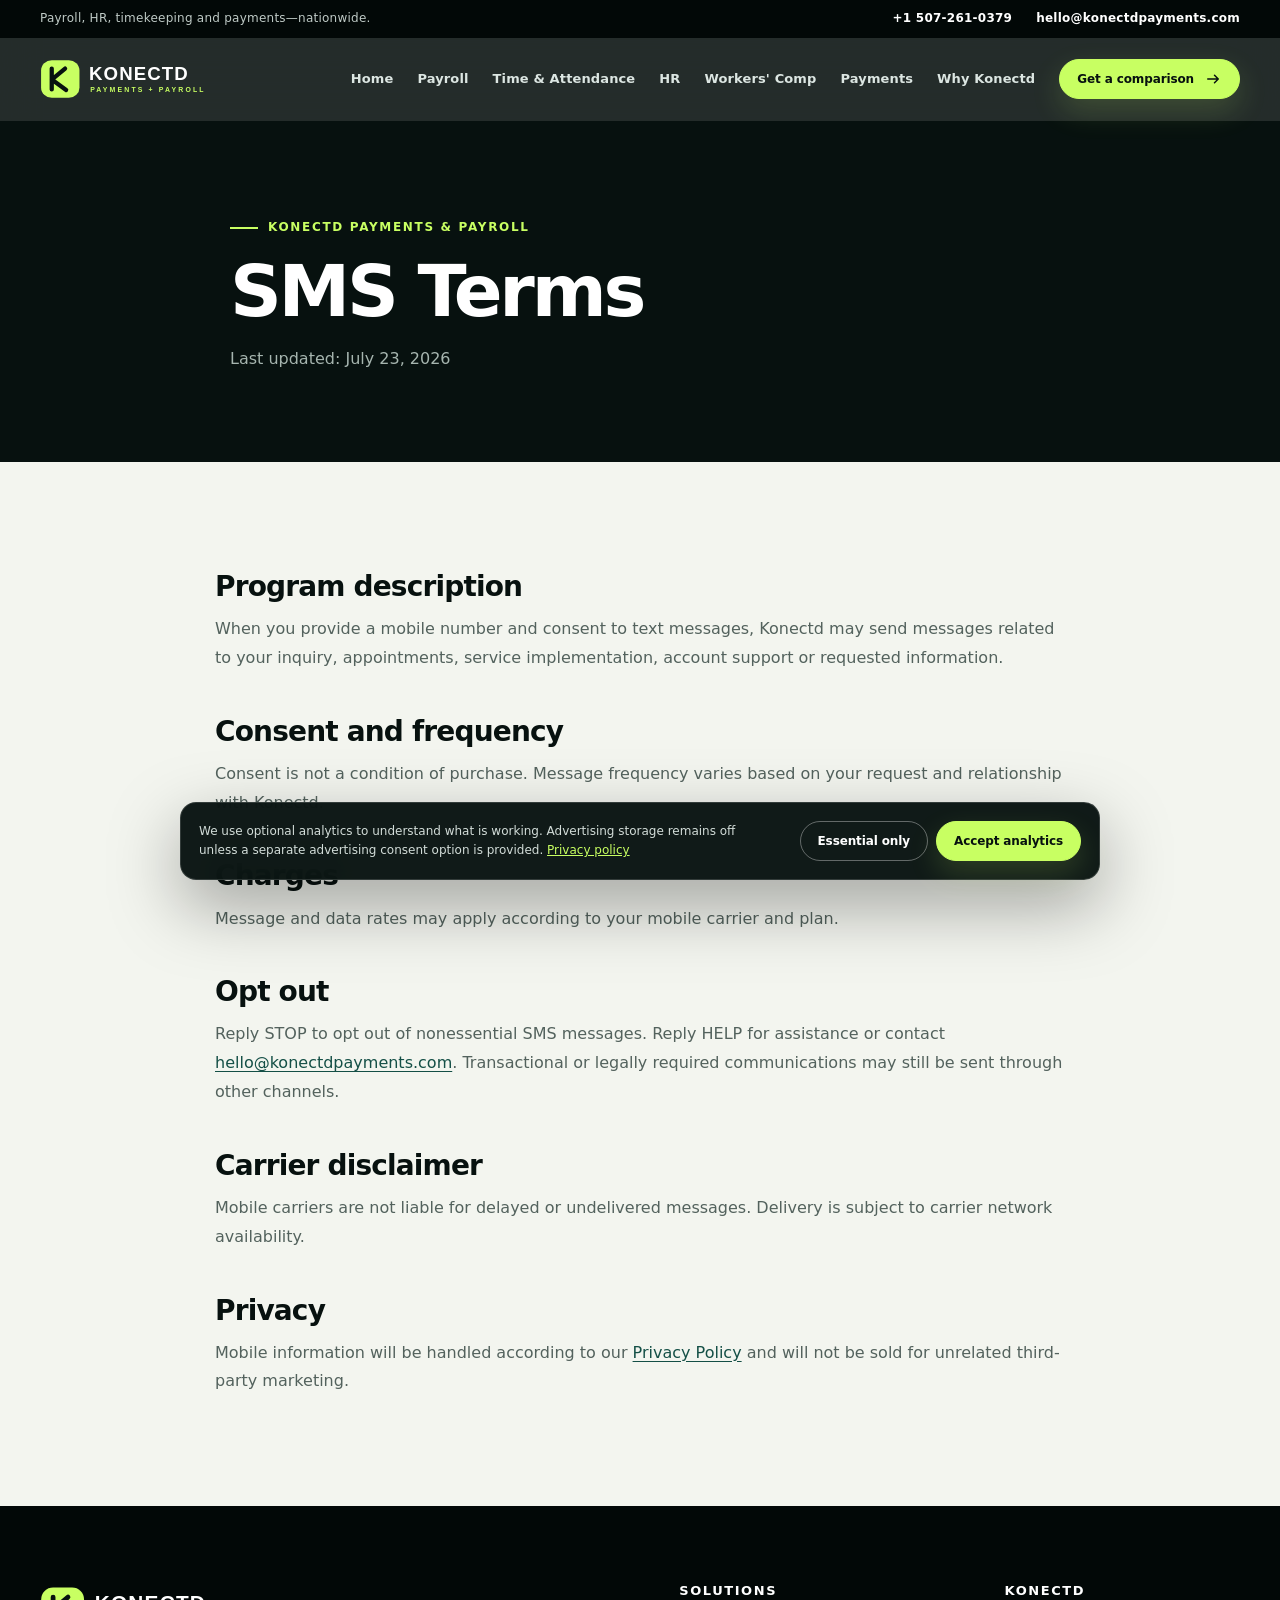
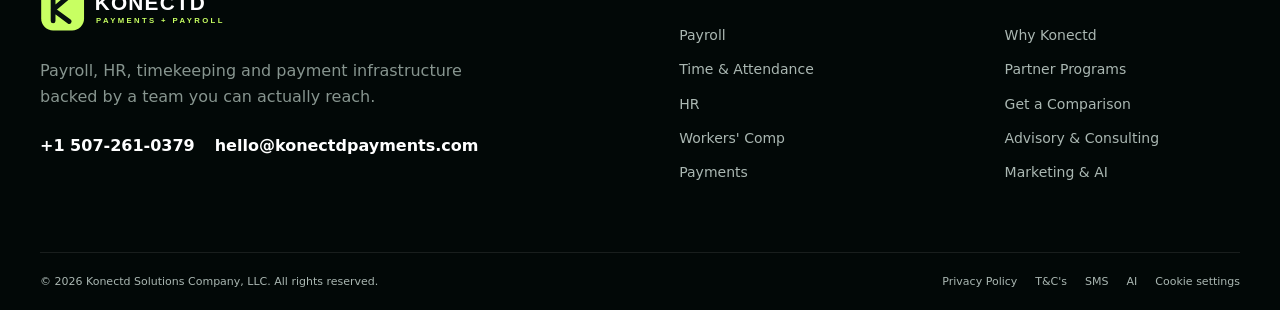
<file: sms-terms.html>
<!doctype html>
<html lang="en">
<head>
  <meta charset="utf-8">
  <meta name="viewport" content="width=device-width, initial-scale=1">
  <script>document.documentElement.classList.add('js');</script>
  <title>SMS Terms | Konectd Payments & Payroll</title>
  <meta name="description" content="Terms for text messages from Konectd Payments & Payroll.">
  <meta name="robots" content="index,follow,max-image-preview:large">
  <link rel="canonical" href="https://konectdpayments.com/sms-terms.html">
  <meta name="theme-color" content="#07110f">
  <meta property="og:type" content="website">
  <meta property="og:title" content="SMS Terms | Konectd Payments & Payroll">
  <meta property="og:description" content="Terms for text messages from Konectd Payments & Payroll.">
  <meta property="og:url" content="https://konectdpayments.com/sms-terms.html">
  <meta property="og:image" content="https://konectdpayments.com/og-image.png">
  <meta property="og:site_name" content="Konectd Payments & Payroll">
  <meta name="twitter:card" content="summary_large_image">
  <link rel="icon" href="favicon.svg" type="image/svg+xml">
  <link rel="preload" href="site.css" as="style">
  <link rel="stylesheet" href="site.css">
  
<script>
  window.dataLayer = window.dataLayer || [];
  function gtag(){dataLayer.push(arguments);}
  gtag('consent', 'default', {
    analytics_storage: 'denied',
    ad_storage: 'denied',
    ad_user_data: 'denied',
    ad_personalization: 'denied',
    wait_for_update: 500
  });
  gtag('js', new Date());
  gtag('config', 'G-0MS08JC5LT', { anonymize_ip: true });
</script>
<script async src="https://www.googletagmanager.com/gtag/js?id=G-0MS08JC5LT"></script>
  
  <script type="application/ld+json">
  {"@context":"https://schema.org","@type":"WebPage","name":"SMS Terms","url":"https://konectdpayments.com/sms-terms.html","provider":{"@type":"Organization","name":"Konectd Payments & Payroll","url":"https://konectdpayments.com","telephone":"+15072610379","email":"hello@konectdpayments.com"},"areaServed":{"@type":"Country","name":"United States"},"description":"Terms for text messages from Konectd Payments & Payroll."}
  </script>
</head>
<body>
  <a class="skip-link" href="#main">Skip to content</a>
  <div class="topbar">
    <div class="container topbar-inner">
      <span>Payroll, HR, timekeeping and payments—nationwide.</span>
      <div class="topbar-links"><a href="tel:+15072610379">+1 507-261-0379</a><a href="mailto:hello@konectdpayments.com">hello@konectdpayments.com</a></div>
    </div>
  </div>
  <header class="site-header" data-header>
    <div class="container header-inner">
      <a class="brand" href="index.html" aria-label="Konectd Payments and Payroll home"><img src="logo.svg" alt="Konectd Payments and Payroll"></a>
      <button class="nav-toggle" type="button" aria-expanded="false" aria-controls="primary-nav" data-nav-toggle><span></span><span></span><span></span><span class="sr-only">Menu</span></button>
      <nav id="primary-nav" class="primary-nav" aria-label="Primary navigation" data-nav>
        <a href="index.html">Home</a><a href="payroll.html">Payroll</a><a href="time-attendance.html">Time & Attendance</a><a href="hr.html">HR</a><a href="workers-comp.html">Workers' Comp</a><a href="payments.html">Payments</a><a href="why-konectd.html">Why Konectd</a>
        <a class="button button-small" href="get-started.html">Get a comparison <svg viewBox="0 0 24 24" aria-hidden="true"><path d="M5 12h14M14 7l5 5-5 5"/></svg></a>
      </nav>
    </div>
  </header>
  <main id="main"><section class="legal-hero"><div class="container narrow"><span class="eyebrow eyebrow-bright">Konectd Payments & Payroll</span><h1>SMS Terms</h1><p>Last updated: July 23, 2026</p></div></section><section class="section section-light"><div class="container legal-content">
<h2>Program description</h2><p>When you provide a mobile number and consent to text messages, Konectd may send messages related to your inquiry, appointments, service implementation, account support or requested information.</p>
<h2>Consent and frequency</h2><p>Consent is not a condition of purchase. Message frequency varies based on your request and relationship with Konectd.</p>
<h2>Charges</h2><p>Message and data rates may apply according to your mobile carrier and plan.</p>
<h2>Opt out</h2><p>Reply STOP to opt out of nonessential SMS messages. Reply HELP for assistance or contact <a href="mailto:hello@konectdpayments.com">hello@konectdpayments.com</a>. Transactional or legally required communications may still be sent through other channels.</p>
<h2>Carrier disclaimer</h2><p>Mobile carriers are not liable for delayed or undelivered messages. Delivery is subject to carrier network availability.</p>
<h2>Privacy</h2><p>Mobile information will be handled according to our <a href="privacy.html">Privacy Policy</a> and will not be sold for unrelated third-party marketing.</p></div></section></main>
  <footer class="site-footer">
    <div class="container footer-grid">
      <div class="footer-brand">
        <img src="logo.svg" alt="Konectd Payments and Payroll">
        <p>Payroll, HR, timekeeping and payment infrastructure backed by a team you can actually reach.</p>
        <div class="footer-contact"><a href="tel:+15072610379">+1 507-261-0379</a><a href="mailto:hello@konectdpayments.com">hello@konectdpayments.com</a></div>
      </div>
      <div><h2>Solutions</h2><a href="payroll.html">Payroll</a><a href="time-attendance.html">Time & Attendance</a><a href="hr.html">HR</a><a href="workers-comp.html">Workers' Comp</a><a href="payments.html">Payments</a></div>
      <div><h2>Konectd</h2><a href="why-konectd.html">Why Konectd</a><a href="partners.html">Partner Programs</a><a href="get-started.html">Get a Comparison</a><a href="https://konectdsolutions.com">Advisory & Consulting</a><a href="https://konectd.com">Marketing & AI</a></div>
    </div>
    <div class="container legal-line">
      <span>© <span data-year></span> Konectd Solutions Company, LLC. All rights reserved.</span>
      <div><a href="privacy.html">Privacy Policy</a><a href="terms.html">T&amp;C's</a><a href="sms-terms.html">SMS</a><a href="ai-disclosure.html">AI</a><button type="button" class="cookie-settings-link" data-cookie-settings>Cookie settings</button></div>
    </div>
  </footer>
  <div class="cookie-banner" data-cookie-banner hidden>
    <p>We use optional analytics to understand what is working. Advertising storage remains off unless a separate advertising consent option is provided. <a href="privacy.html">Privacy policy</a></p>
    <div><button class="button button-ghost button-small" type="button" data-cookie-essential>Essential only</button><button class="button button-small" type="button" data-cookie-accept>Accept analytics</button></div>
  </div>
  <script src="site.js" defer></script>
  <script src="https://cdn.apigateway.co/webchat-client..prod/sdk.js" data-widget-id="3d4868c8-fbc4-11f0-b22f-624d8abf8f93" defer></script>
</body>
</html>
</file>
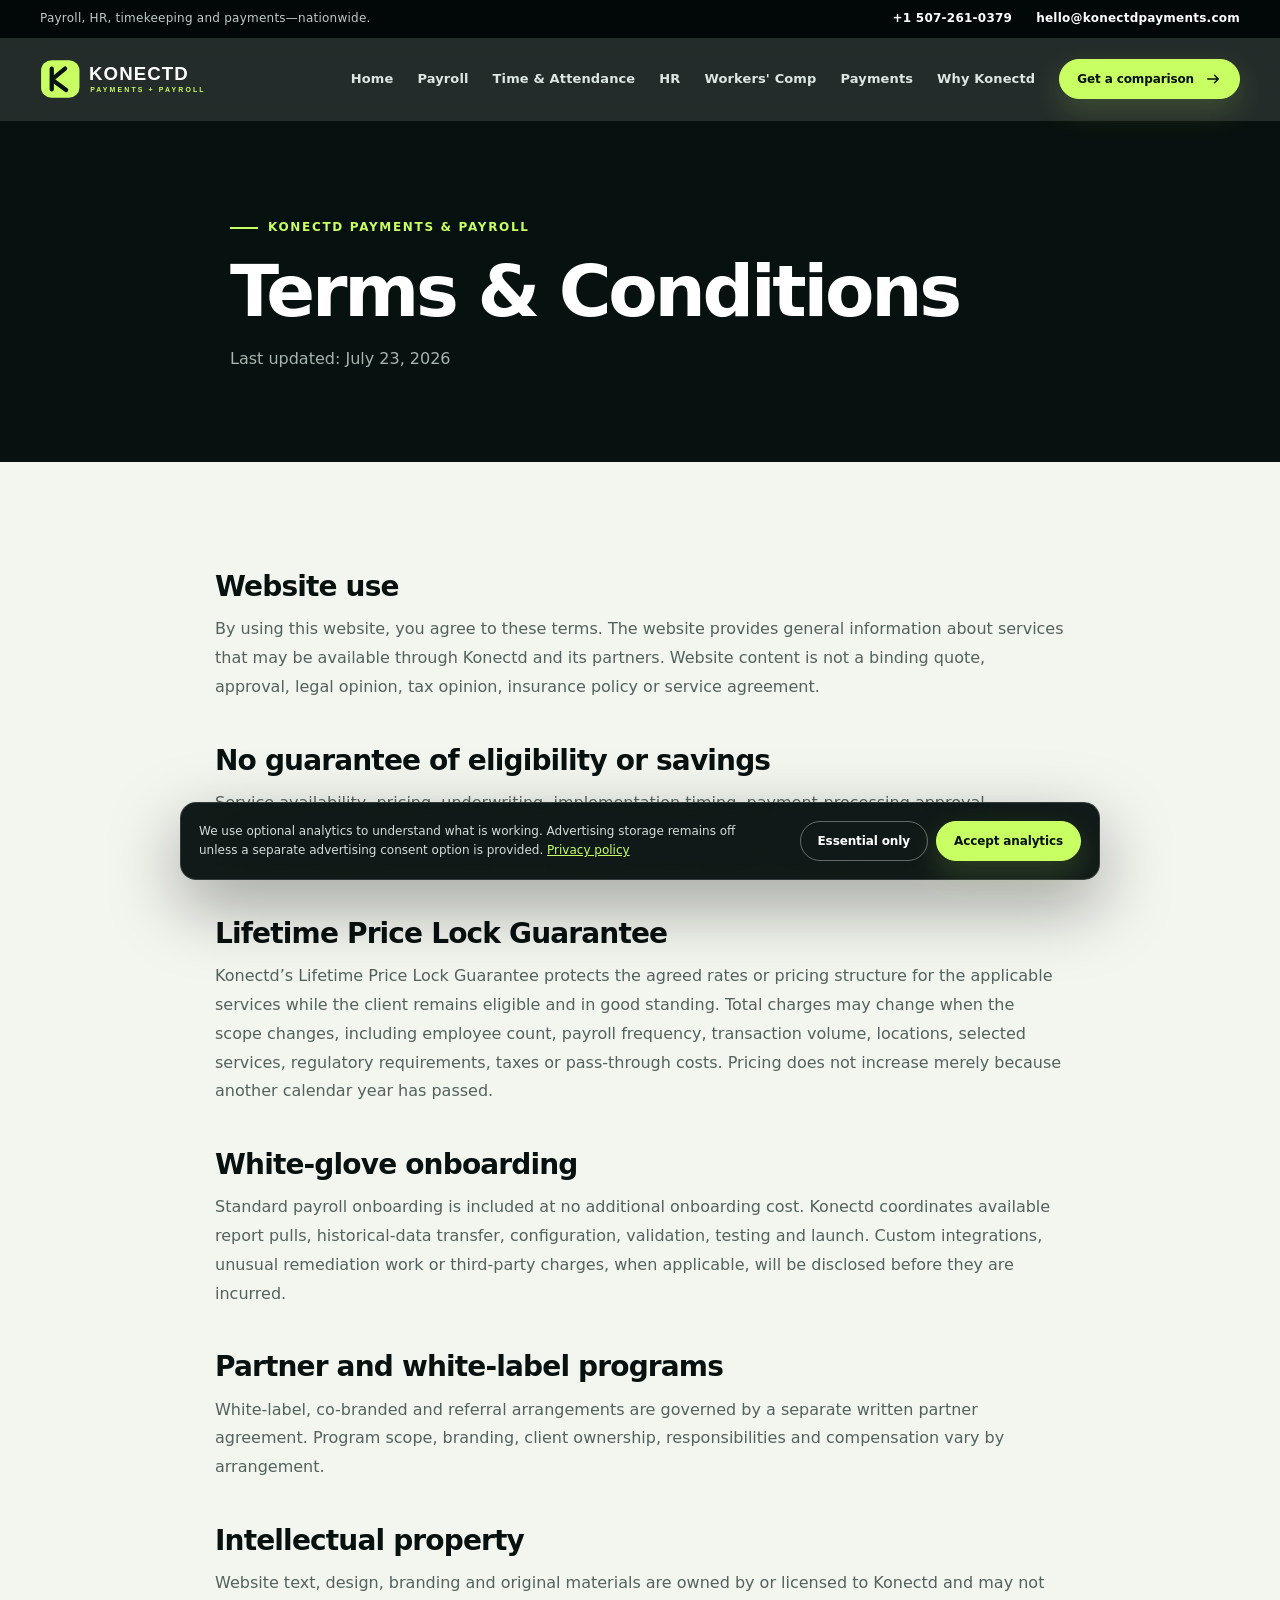
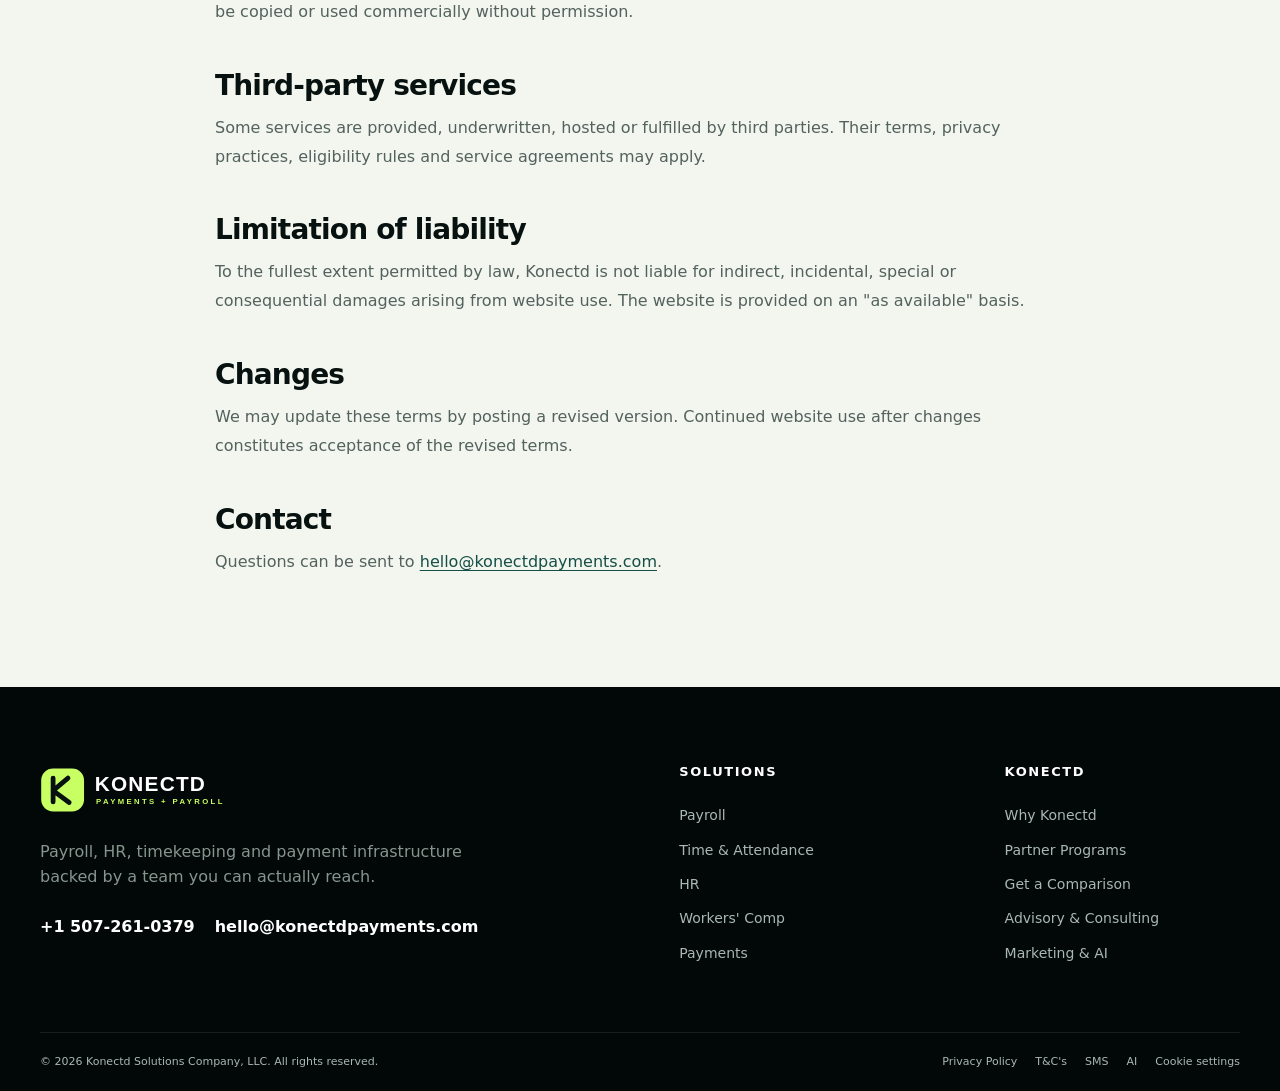
<file: terms.html>
<!doctype html>
<html lang="en">
<head>
  <meta charset="utf-8">
  <meta name="viewport" content="width=device-width, initial-scale=1">
  <script>document.documentElement.classList.add('js');</script>
  <title>Terms & Conditions | Konectd Payments & Payroll</title>
  <meta name="description" content="Terms governing use of the Konectd Payments & Payroll website.">
  <meta name="robots" content="index,follow,max-image-preview:large">
  <link rel="canonical" href="https://konectdpayments.com/terms.html">
  <meta name="theme-color" content="#07110f">
  <meta property="og:type" content="website">
  <meta property="og:title" content="Terms & Conditions | Konectd Payments & Payroll">
  <meta property="og:description" content="Terms governing use of the Konectd Payments & Payroll website.">
  <meta property="og:url" content="https://konectdpayments.com/terms.html">
  <meta property="og:image" content="https://konectdpayments.com/og-image.png">
  <meta property="og:site_name" content="Konectd Payments & Payroll">
  <meta name="twitter:card" content="summary_large_image">
  <link rel="icon" href="favicon.svg" type="image/svg+xml">
  <link rel="preload" href="site.css" as="style">
  <link rel="stylesheet" href="site.css">
  
<script>
  window.dataLayer = window.dataLayer || [];
  function gtag(){dataLayer.push(arguments);}
  gtag('consent', 'default', {
    analytics_storage: 'denied',
    ad_storage: 'denied',
    ad_user_data: 'denied',
    ad_personalization: 'denied',
    wait_for_update: 500
  });
  gtag('js', new Date());
  gtag('config', 'G-0MS08JC5LT', { anonymize_ip: true });
</script>
<script async src="https://www.googletagmanager.com/gtag/js?id=G-0MS08JC5LT"></script>
  
  <script type="application/ld+json">
  {"@context":"https://schema.org","@type":"WebPage","name":"Terms & Conditions","url":"https://konectdpayments.com/terms.html","provider":{"@type":"Organization","name":"Konectd Payments & Payroll","url":"https://konectdpayments.com","telephone":"+15072610379","email":"hello@konectdpayments.com"},"areaServed":{"@type":"Country","name":"United States"},"description":"Terms governing use of the Konectd Payments & Payroll website."}
  </script>
</head>
<body>
  <a class="skip-link" href="#main">Skip to content</a>
  <div class="topbar">
    <div class="container topbar-inner">
      <span>Payroll, HR, timekeeping and payments—nationwide.</span>
      <div class="topbar-links"><a href="tel:+15072610379">+1 507-261-0379</a><a href="mailto:hello@konectdpayments.com">hello@konectdpayments.com</a></div>
    </div>
  </div>
  <header class="site-header" data-header>
    <div class="container header-inner">
      <a class="brand" href="index.html" aria-label="Konectd Payments and Payroll home"><img src="logo.svg" alt="Konectd Payments and Payroll"></a>
      <button class="nav-toggle" type="button" aria-expanded="false" aria-controls="primary-nav" data-nav-toggle><span></span><span></span><span></span><span class="sr-only">Menu</span></button>
      <nav id="primary-nav" class="primary-nav" aria-label="Primary navigation" data-nav>
        <a href="index.html">Home</a><a href="payroll.html">Payroll</a><a href="time-attendance.html">Time & Attendance</a><a href="hr.html">HR</a><a href="workers-comp.html">Workers' Comp</a><a href="payments.html">Payments</a><a href="why-konectd.html">Why Konectd</a>
        <a class="button button-small" href="get-started.html">Get a comparison <svg viewBox="0 0 24 24" aria-hidden="true"><path d="M5 12h14M14 7l5 5-5 5"/></svg></a>
      </nav>
    </div>
  </header>
  <main id="main"><section class="legal-hero"><div class="container narrow"><span class="eyebrow eyebrow-bright">Konectd Payments & Payroll</span><h1>Terms & Conditions</h1><p>Last updated: July 23, 2026</p></div></section><section class="section section-light"><div class="container legal-content">
<h2>Website use</h2><p>By using this website, you agree to these terms. The website provides general information about services that may be available through Konectd and its partners. Website content is not a binding quote, approval, legal opinion, tax opinion, insurance policy or service agreement.</p>
<h2>No guarantee of eligibility or savings</h2><p>Service availability, pricing, underwriting, implementation timing, payment-processing approval, insurance availability and potential savings depend on the business, selected services and applicable third-party requirements. No outcome is guaranteed unless stated in a signed agreement.</p>
<h2>Lifetime Price Lock Guarantee</h2><p>Konectd’s Lifetime Price Lock Guarantee protects the agreed rates or pricing structure for the applicable services while the client remains eligible and in good standing. Total charges may change when the scope changes, including employee count, payroll frequency, transaction volume, locations, selected services, regulatory requirements, taxes or pass-through costs. Pricing does not increase merely because another calendar year has passed.</p><h2>White-glove onboarding</h2><p>Standard payroll onboarding is included at no additional onboarding cost. Konectd coordinates available report pulls, historical-data transfer, configuration, validation, testing and launch. Custom integrations, unusual remediation work or third-party charges, when applicable, will be disclosed before they are incurred.</p><h2>Partner and white-label programs</h2><p>White-label, co-branded and referral arrangements are governed by a separate written partner agreement. Program scope, branding, client ownership, responsibilities and compensation vary by arrangement.</p>
<h2>Intellectual property</h2><p>Website text, design, branding and original materials are owned by or licensed to Konectd and may not be copied or used commercially without permission.</p>
<h2>Third-party services</h2><p>Some services are provided, underwritten, hosted or fulfilled by third parties. Their terms, privacy practices, eligibility rules and service agreements may apply.</p>
<h2>Limitation of liability</h2><p>To the fullest extent permitted by law, Konectd is not liable for indirect, incidental, special or consequential damages arising from website use. The website is provided on an "as available" basis.</p>
<h2>Changes</h2><p>We may update these terms by posting a revised version. Continued website use after changes constitutes acceptance of the revised terms.</p>
<h2>Contact</h2><p>Questions can be sent to <a href="mailto:hello@konectdpayments.com">hello@konectdpayments.com</a>.</p></div></section></main>
  <footer class="site-footer">
    <div class="container footer-grid">
      <div class="footer-brand">
        <img src="logo.svg" alt="Konectd Payments and Payroll">
        <p>Payroll, HR, timekeeping and payment infrastructure backed by a team you can actually reach.</p>
        <div class="footer-contact"><a href="tel:+15072610379">+1 507-261-0379</a><a href="mailto:hello@konectdpayments.com">hello@konectdpayments.com</a></div>
      </div>
      <div><h2>Solutions</h2><a href="payroll.html">Payroll</a><a href="time-attendance.html">Time & Attendance</a><a href="hr.html">HR</a><a href="workers-comp.html">Workers' Comp</a><a href="payments.html">Payments</a></div>
      <div><h2>Konectd</h2><a href="why-konectd.html">Why Konectd</a><a href="partners.html">Partner Programs</a><a href="get-started.html">Get a Comparison</a><a href="https://konectdsolutions.com">Advisory & Consulting</a><a href="https://konectd.com">Marketing & AI</a></div>
    </div>
    <div class="container legal-line">
      <span>© <span data-year></span> Konectd Solutions Company, LLC. All rights reserved.</span>
      <div><a href="privacy.html">Privacy Policy</a><a href="terms.html">T&amp;C's</a><a href="sms-terms.html">SMS</a><a href="ai-disclosure.html">AI</a><button type="button" class="cookie-settings-link" data-cookie-settings>Cookie settings</button></div>
    </div>
  </footer>
  <div class="cookie-banner" data-cookie-banner hidden>
    <p>We use optional analytics to understand what is working. Advertising storage remains off unless a separate advertising consent option is provided. <a href="privacy.html">Privacy policy</a></p>
    <div><button class="button button-ghost button-small" type="button" data-cookie-essential>Essential only</button><button class="button button-small" type="button" data-cookie-accept>Accept analytics</button></div>
  </div>
  <script src="site.js" defer></script>
  <script src="https://cdn.apigateway.co/webchat-client..prod/sdk.js" data-widget-id="3d4868c8-fbc4-11f0-b22f-624d8abf8f93" defer></script>
</body>
</html>
</file>
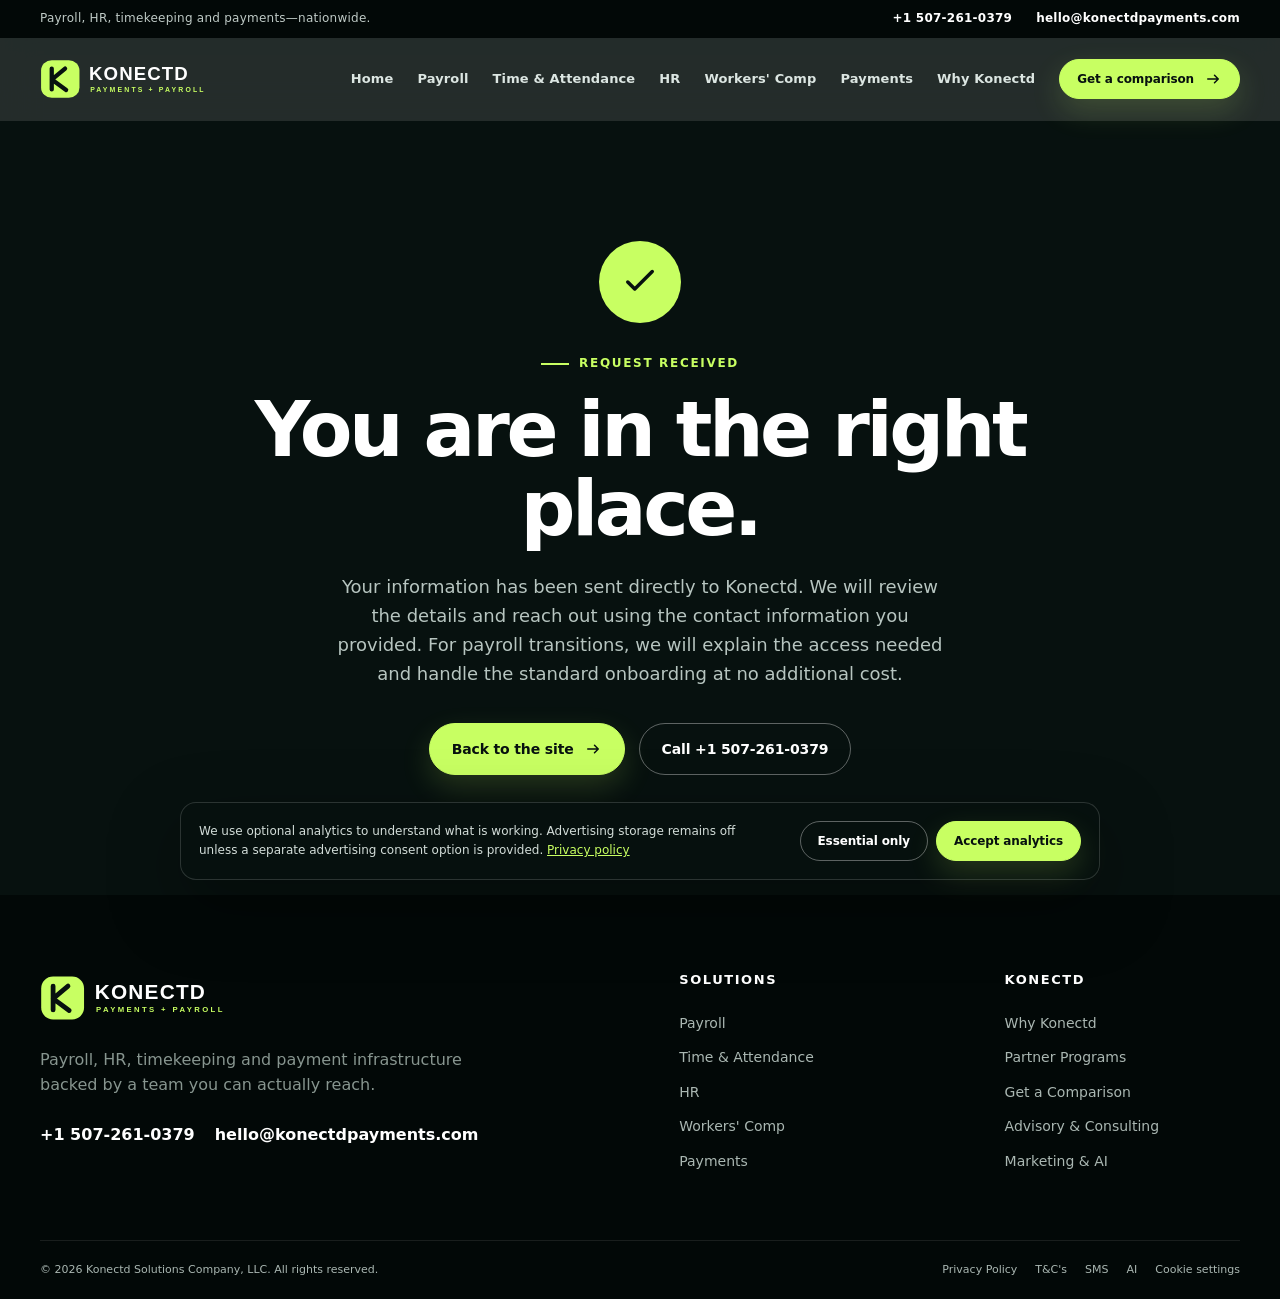
<file: thank-you.html>
<!doctype html>
<html lang="en">
<head>
  <meta charset="utf-8">
  <meta name="viewport" content="width=device-width, initial-scale=1">
  <script>document.documentElement.classList.add('js');</script>
  <title>Request Received | Konectd Payments & Payroll</title>
  <meta name="description" content="Your request has been received by Konectd Payments & Payroll.">
  <link rel="canonical" href="https://konectdpayments.com/thank-you.html">
  <meta name="theme-color" content="#07110f">
  <meta property="og:type" content="website">
  <meta property="og:title" content="Request Received | Konectd Payments & Payroll">
  <meta property="og:description" content="Your request has been received by Konectd Payments & Payroll.">
  <meta property="og:url" content="https://konectdpayments.com/thank-you.html">
  <meta property="og:image" content="https://konectdpayments.com/og-image.png">
  <meta property="og:site_name" content="Konectd Payments & Payroll">
  <meta name="twitter:card" content="summary_large_image">
  <link rel="icon" href="favicon.svg" type="image/svg+xml">
  <link rel="preload" href="site.css" as="style">
  <link rel="stylesheet" href="site.css">
  
<script>
  window.dataLayer = window.dataLayer || [];
  function gtag(){dataLayer.push(arguments);}
  gtag('consent', 'default', {
    analytics_storage: 'denied',
    ad_storage: 'denied',
    ad_user_data: 'denied',
    ad_personalization: 'denied',
    wait_for_update: 500
  });
  gtag('js', new Date());
  gtag('config', 'G-0MS08JC5LT', { anonymize_ip: true });
</script>
<script async src="https://www.googletagmanager.com/gtag/js?id=G-0MS08JC5LT"></script>
  <meta name="robots" content="noindex,follow">
  <script type="application/ld+json">
  {"@context":"https://schema.org","@type":"WebPage","name":"Request Received","url":"https://konectdpayments.com/thank-you.html","provider":{"@type":"Organization","name":"Konectd Payments & Payroll","url":"https://konectdpayments.com","telephone":"+15072610379","email":"hello@konectdpayments.com"},"areaServed":{"@type":"Country","name":"United States"},"description":"Your request has been received by Konectd Payments & Payroll."}
  </script>
</head>
<body data-page="thank-you">
  <a class="skip-link" href="#main">Skip to content</a>
  <div class="topbar">
    <div class="container topbar-inner">
      <span>Payroll, HR, timekeeping and payments—nationwide.</span>
      <div class="topbar-links"><a href="tel:+15072610379">+1 507-261-0379</a><a href="mailto:hello@konectdpayments.com">hello@konectdpayments.com</a></div>
    </div>
  </div>
  <header class="site-header" data-header>
    <div class="container header-inner">
      <a class="brand" href="index.html" aria-label="Konectd Payments and Payroll home"><img src="logo.svg" alt="Konectd Payments and Payroll"></a>
      <button class="nav-toggle" type="button" aria-expanded="false" aria-controls="primary-nav" data-nav-toggle><span></span><span></span><span></span><span class="sr-only">Menu</span></button>
      <nav id="primary-nav" class="primary-nav" aria-label="Primary navigation" data-nav>
        <a href="index.html">Home</a><a href="payroll.html">Payroll</a><a href="time-attendance.html">Time & Attendance</a><a href="hr.html">HR</a><a href="workers-comp.html">Workers' Comp</a><a href="payments.html">Payments</a><a href="why-konectd.html">Why Konectd</a>
        <a class="button button-small" href="get-started.html">Get a comparison <svg viewBox="0 0 24 24" aria-hidden="true"><path d="M5 12h14M14 7l5 5-5 5"/></svg></a>
      </nav>
    </div>
  </header>
  <main id="main"><section class="thank-you"><div class="container narrow reveal"><span class="success-icon"><svg viewBox="0 0 24 24" aria-hidden="true"><path d="M5 12l4 4L19 6"/></svg></span><span class="eyebrow eyebrow-bright">Request received</span><h1>You are in the right place.</h1><p>Your information has been sent directly to Konectd. We will review the details and reach out using the contact information you provided. For payroll transitions, we will explain the access needed and handle the standard onboarding at no additional cost.</p><div class="hero-actions centered-actions"><a class="button" href="index.html">Back to the site <svg viewBox="0 0 24 24" aria-hidden="true"><path d="M5 12h14M14 7l5 5-5 5"/></svg></a><a class="button button-ghost" href="tel:+15072610379">Call +1 507-261-0379</a></div></div></section></main>
  <footer class="site-footer">
    <div class="container footer-grid">
      <div class="footer-brand">
        <img src="logo.svg" alt="Konectd Payments and Payroll">
        <p>Payroll, HR, timekeeping and payment infrastructure backed by a team you can actually reach.</p>
        <div class="footer-contact"><a href="tel:+15072610379">+1 507-261-0379</a><a href="mailto:hello@konectdpayments.com">hello@konectdpayments.com</a></div>
      </div>
      <div><h2>Solutions</h2><a href="payroll.html">Payroll</a><a href="time-attendance.html">Time & Attendance</a><a href="hr.html">HR</a><a href="workers-comp.html">Workers' Comp</a><a href="payments.html">Payments</a></div>
      <div><h2>Konectd</h2><a href="why-konectd.html">Why Konectd</a><a href="partners.html">Partner Programs</a><a href="get-started.html">Get a Comparison</a><a href="https://konectdsolutions.com">Advisory & Consulting</a><a href="https://konectd.com">Marketing & AI</a></div>
    </div>
    <div class="container legal-line">
      <span>© <span data-year></span> Konectd Solutions Company, LLC. All rights reserved.</span>
      <div><a href="privacy.html">Privacy Policy</a><a href="terms.html">T&amp;C's</a><a href="sms-terms.html">SMS</a><a href="ai-disclosure.html">AI</a><button type="button" class="cookie-settings-link" data-cookie-settings>Cookie settings</button></div>
    </div>
  </footer>
  <div class="cookie-banner" data-cookie-banner hidden>
    <p>We use optional analytics to understand what is working. Advertising storage remains off unless a separate advertising consent option is provided. <a href="privacy.html">Privacy policy</a></p>
    <div><button class="button button-ghost button-small" type="button" data-cookie-essential>Essential only</button><button class="button button-small" type="button" data-cookie-accept>Accept analytics</button></div>
  </div>
  <script src="site.js" defer></script>
  <script src="https://cdn.apigateway.co/webchat-client..prod/sdk.js" data-widget-id="3d4868c8-fbc4-11f0-b22f-624d8abf8f93" defer></script>
</body>
</html>
</file>
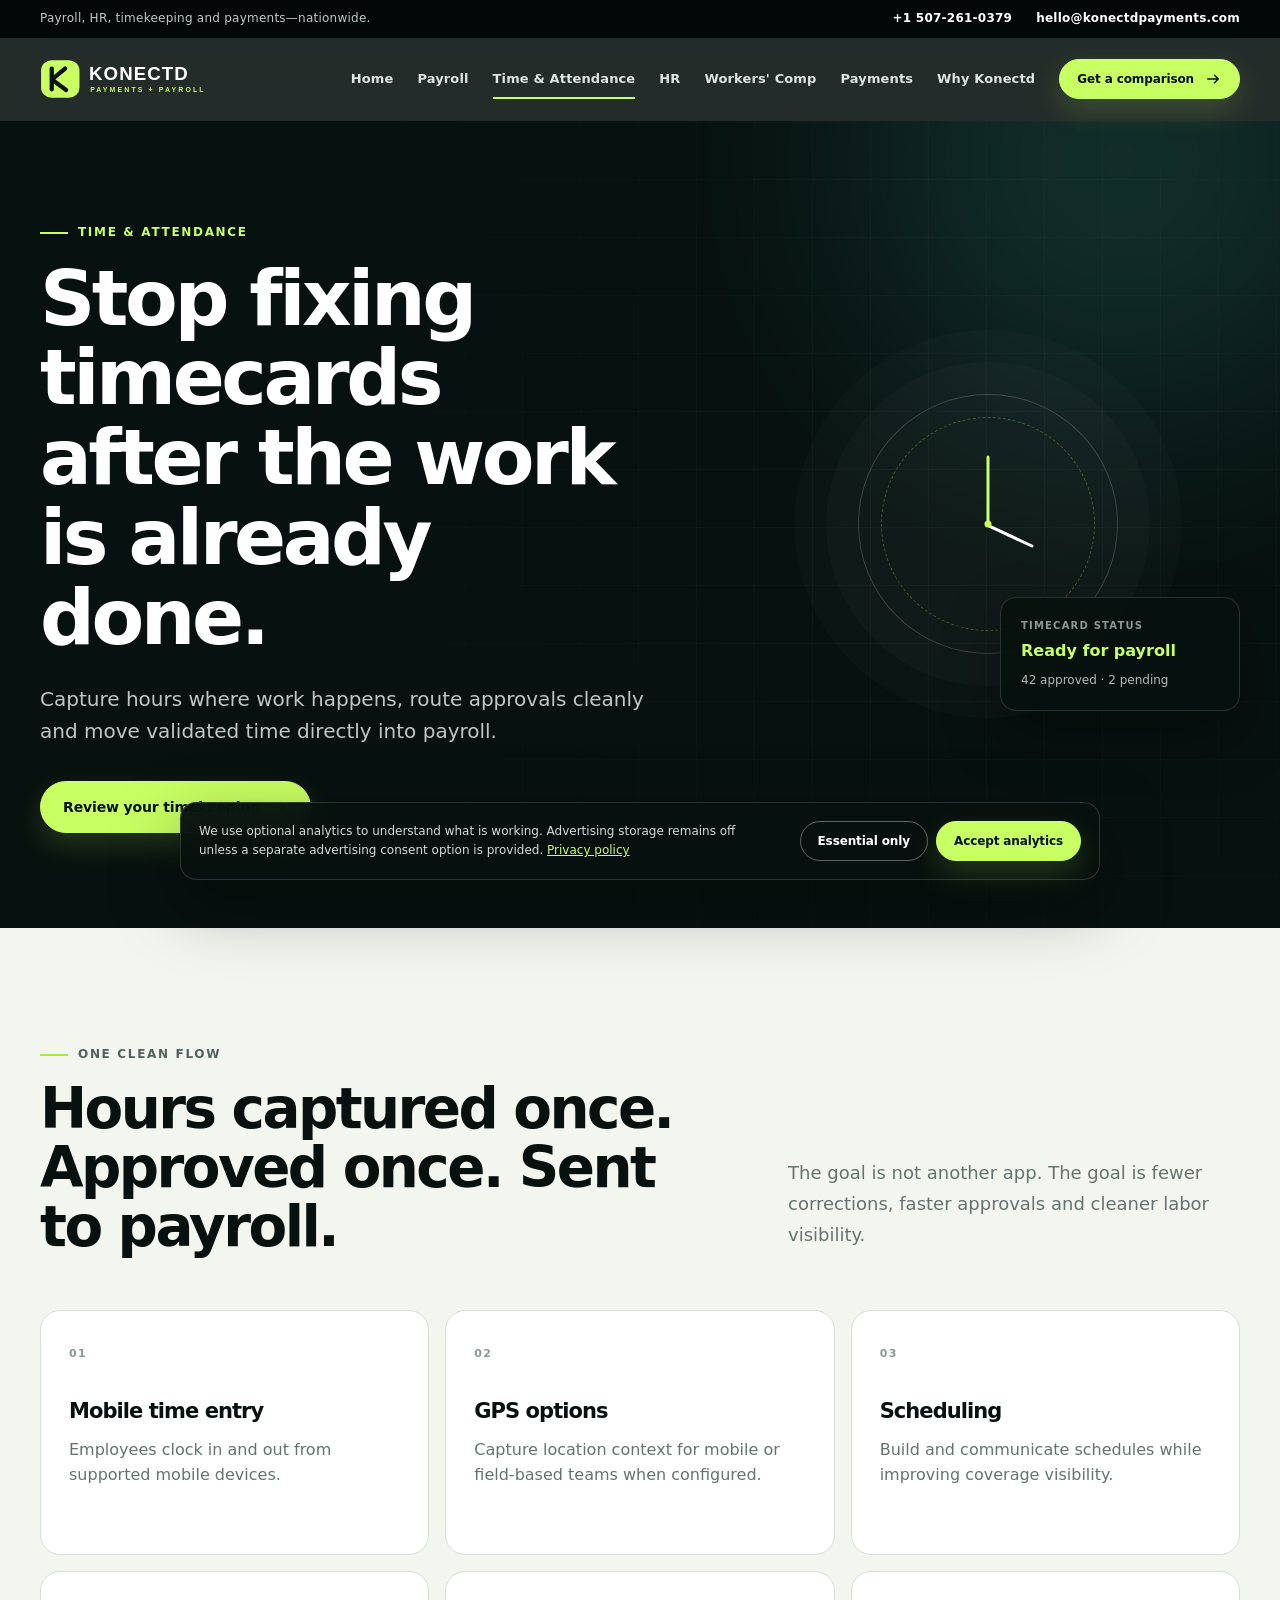
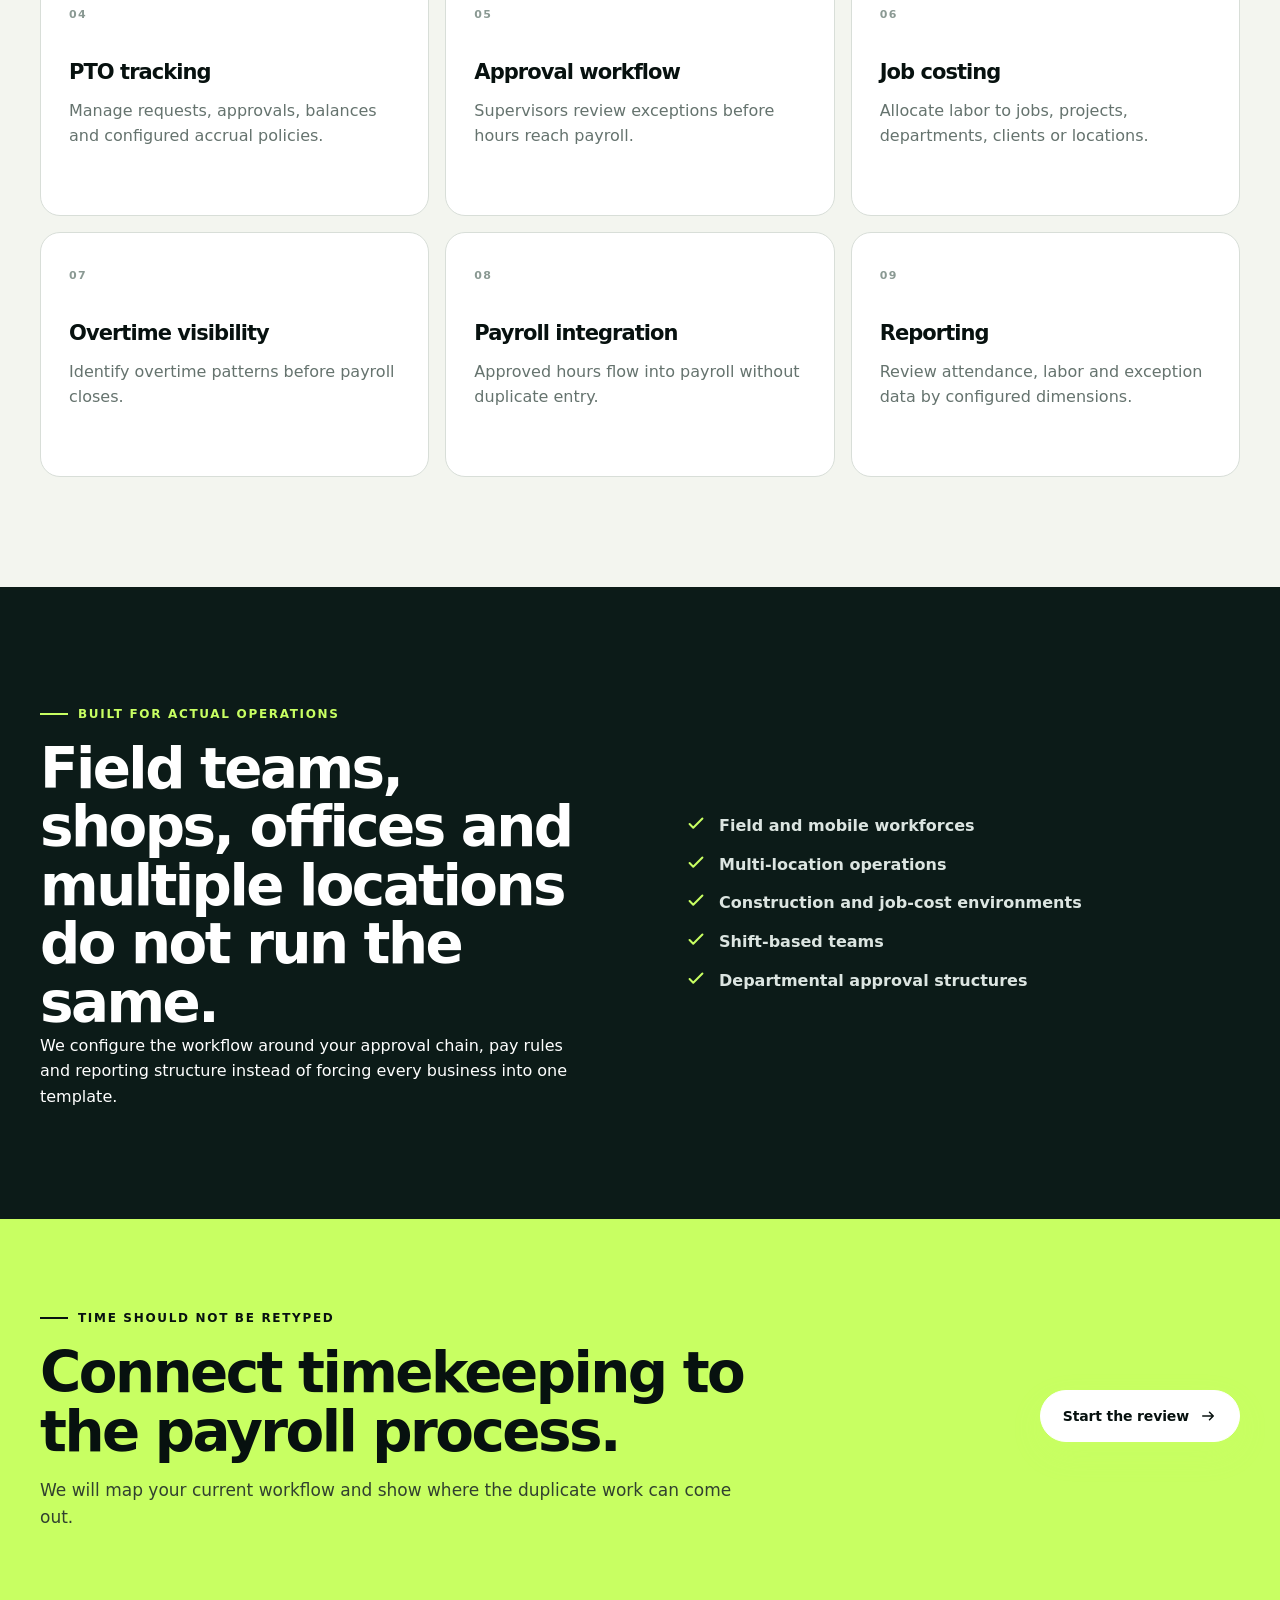
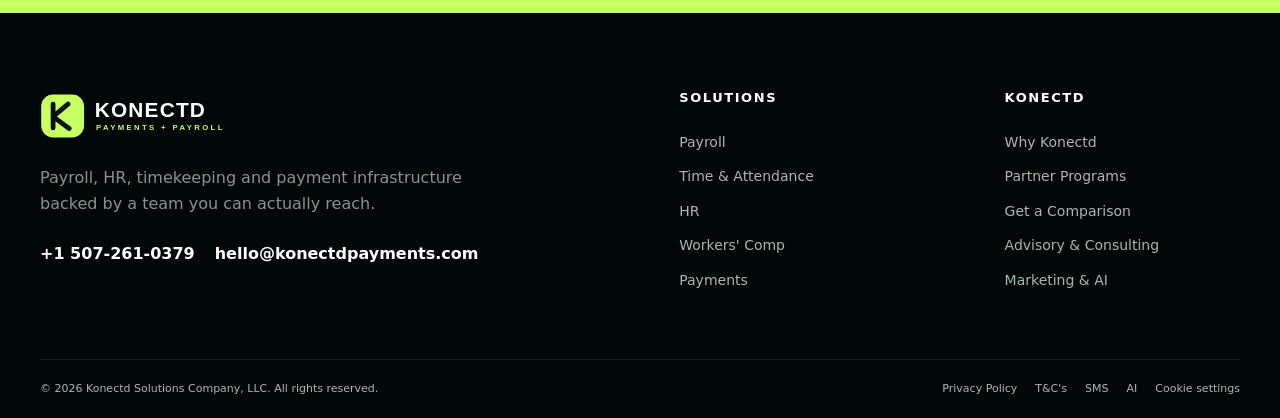
<file: time-attendance.html>
<!doctype html>
<html lang="en">
<head>
  <meta charset="utf-8">
  <meta name="viewport" content="width=device-width, initial-scale=1">
  <script>document.documentElement.classList.add('js');</script>
  <title>Time & Attendance That Flows Into Payroll | Konectd</title>
  <meta name="description" content="Mobile time tracking, GPS options, scheduling, PTO and job-cost reporting connected directly to payroll.">
  <meta name="robots" content="index,follow,max-image-preview:large">
  <link rel="canonical" href="https://konectdpayments.com/time-attendance.html">
  <meta name="theme-color" content="#07110f">
  <meta property="og:type" content="website">
  <meta property="og:title" content="Time & Attendance That Flows Into Payroll | Konectd">
  <meta property="og:description" content="Mobile time tracking, GPS options, scheduling, PTO and job-cost reporting connected directly to payroll.">
  <meta property="og:url" content="https://konectdpayments.com/time-attendance.html">
  <meta property="og:image" content="https://konectdpayments.com/og-image.png">
  <meta property="og:site_name" content="Konectd Payments & Payroll">
  <meta name="twitter:card" content="summary_large_image">
  <link rel="icon" href="favicon.svg" type="image/svg+xml">
  <link rel="preload" href="site.css" as="style">
  <link rel="stylesheet" href="site.css">
  
<script>
  window.dataLayer = window.dataLayer || [];
  function gtag(){dataLayer.push(arguments);}
  gtag('consent', 'default', {
    analytics_storage: 'denied',
    ad_storage: 'denied',
    ad_user_data: 'denied',
    ad_personalization: 'denied',
    wait_for_update: 500
  });
  gtag('js', new Date());
  gtag('config', 'G-0MS08JC5LT', { anonymize_ip: true });
</script>
<script async src="https://www.googletagmanager.com/gtag/js?id=G-0MS08JC5LT"></script>
  
  <script type="application/ld+json">
  {"@context":"https://schema.org","@type":"Service","name":"Time & Attendance That Flows Into Payroll","url":"https://konectdpayments.com/time-attendance.html","provider":{"@type":"Organization","name":"Konectd Payments & Payroll","url":"https://konectdpayments.com","telephone":"+15072610379","email":"hello@konectdpayments.com"},"areaServed":{"@type":"Country","name":"United States"},"description":"Mobile time tracking, GPS options, scheduling, PTO and job-cost reporting connected directly to payroll."}
  </script>
</head>
<body>
  <a class="skip-link" href="#main">Skip to content</a>
  <div class="topbar">
    <div class="container topbar-inner">
      <span>Payroll, HR, timekeeping and payments—nationwide.</span>
      <div class="topbar-links"><a href="tel:+15072610379">+1 507-261-0379</a><a href="mailto:hello@konectdpayments.com">hello@konectdpayments.com</a></div>
    </div>
  </div>
  <header class="site-header" data-header>
    <div class="container header-inner">
      <a class="brand" href="index.html" aria-label="Konectd Payments and Payroll home"><img src="logo.svg" alt="Konectd Payments and Payroll"></a>
      <button class="nav-toggle" type="button" aria-expanded="false" aria-controls="primary-nav" data-nav-toggle><span></span><span></span><span></span><span class="sr-only">Menu</span></button>
      <nav id="primary-nav" class="primary-nav" aria-label="Primary navigation" data-nav>
        <a href="index.html">Home</a><a href="payroll.html">Payroll</a><a href="time-attendance.html" aria-current="page">Time & Attendance</a><a href="hr.html">HR</a><a href="workers-comp.html">Workers' Comp</a><a href="payments.html">Payments</a><a href="why-konectd.html">Why Konectd</a>
        <a class="button button-small" href="get-started.html">Get a comparison <svg viewBox="0 0 24 24" aria-hidden="true"><path d="M5 12h14M14 7l5 5-5 5"/></svg></a>
      </nav>
    </div>
  </header>
  <main id="main">
<section class="subhero"><div class="container subhero-grid"><div class="reveal"><span class="eyebrow eyebrow-bright">Time & attendance</span><h1>Stop fixing timecards after the work is already done.</h1><p>Capture hours where work happens, route approvals cleanly and move validated time directly into payroll.</p><div class="hero-actions"><a class="button" href="get-started.html?service=time">Review your timekeeping <svg viewBox="0 0 24 24" aria-hidden="true"><path d="M5 12h14M14 7l5 5-5 5"/></svg></a></div></div><div class="visual-clock reveal"><div class="clock-face"><span></span><i></i><b></b></div><div class="clock-card"><small>Timecard status</small><strong>Ready for payroll</strong><span>42 approved · 2 pending</span></div></div></div></section>
<section class="section section-light"><div class="container"><div class="section-heading split-heading reveal"><div><span class="eyebrow">One clean flow</span><h2>Hours captured once. Approved once. Sent to payroll.</h2></div><p>The goal is not another app. The goal is fewer corrections, faster approvals and cleaner labor visibility.</p></div><div class="feature-grid">
<div class="feature-card reveal"><span>01</span><h3>Mobile time entry</h3><p>Employees clock in and out from supported mobile devices.</p></div><div class="feature-card reveal"><span>02</span><h3>GPS options</h3><p>Capture location context for mobile or field-based teams when configured.</p></div><div class="feature-card reveal"><span>03</span><h3>Scheduling</h3><p>Build and communicate schedules while improving coverage visibility.</p></div><div class="feature-card reveal"><span>04</span><h3>PTO tracking</h3><p>Manage requests, approvals, balances and configured accrual policies.</p></div><div class="feature-card reveal"><span>05</span><h3>Approval workflow</h3><p>Supervisors review exceptions before hours reach payroll.</p></div><div class="feature-card reveal"><span>06</span><h3>Job costing</h3><p>Allocate labor to jobs, projects, departments, clients or locations.</p></div><div class="feature-card reveal"><span>07</span><h3>Overtime visibility</h3><p>Identify overtime patterns before payroll closes.</p></div><div class="feature-card reveal"><span>08</span><h3>Payroll integration</h3><p>Approved hours flow into payroll without duplicate entry.</p></div><div class="feature-card reveal"><span>09</span><h3>Reporting</h3><p>Review attendance, labor and exception data by configured dimensions.</p></div>
</div></div></section>
<section class="section price-lock-section"><div class="container two-col"><div class="reveal"><span class="eyebrow eyebrow-bright">Built for actual operations</span><h2>Field teams, shops, offices and multiple locations do not run the same.</h2><p>We configure the workflow around your approval chain, pay rules and reporting structure instead of forcing every business into one template.</p></div><div class="reveal"><ul class="check-list bright"><li><svg viewBox="0 0 24 24" aria-hidden="true"><path d="M5 12l4 4L19 6"/></svg> Field and mobile workforces</li><li><svg viewBox="0 0 24 24" aria-hidden="true"><path d="M5 12l4 4L19 6"/></svg> Multi-location operations</li><li><svg viewBox="0 0 24 24" aria-hidden="true"><path d="M5 12l4 4L19 6"/></svg> Construction and job-cost environments</li><li><svg viewBox="0 0 24 24" aria-hidden="true"><path d="M5 12l4 4L19 6"/></svg> Shift-based teams</li><li><svg viewBox="0 0 24 24" aria-hidden="true"><path d="M5 12l4 4L19 6"/></svg> Departmental approval structures</li></ul></div></div></section>
<section class="section cta-band"><div class="container cta-band-inner reveal"><div><span class="eyebrow eyebrow-bright">Time should not be retyped</span><h2>Connect timekeeping to the payroll process.</h2><p>We will map your current workflow and show where the duplicate work can come out.</p></div><a class="button button-light" href="get-started.html?service=time">Start the review <svg viewBox="0 0 24 24" aria-hidden="true"><path d="M5 12h14M14 7l5 5-5 5"/></svg></a></div></section></main>
  <footer class="site-footer">
    <div class="container footer-grid">
      <div class="footer-brand">
        <img src="logo.svg" alt="Konectd Payments and Payroll">
        <p>Payroll, HR, timekeeping and payment infrastructure backed by a team you can actually reach.</p>
        <div class="footer-contact"><a href="tel:+15072610379">+1 507-261-0379</a><a href="mailto:hello@konectdpayments.com">hello@konectdpayments.com</a></div>
      </div>
      <div><h2>Solutions</h2><a href="payroll.html">Payroll</a><a href="time-attendance.html">Time & Attendance</a><a href="hr.html">HR</a><a href="workers-comp.html">Workers' Comp</a><a href="payments.html">Payments</a></div>
      <div><h2>Konectd</h2><a href="why-konectd.html">Why Konectd</a><a href="partners.html">Partner Programs</a><a href="get-started.html">Get a Comparison</a><a href="https://konectdsolutions.com">Advisory & Consulting</a><a href="https://konectd.com">Marketing & AI</a></div>
    </div>
    <div class="container legal-line">
      <span>© <span data-year></span> Konectd Solutions Company, LLC. All rights reserved.</span>
      <div><a href="privacy.html">Privacy Policy</a><a href="terms.html">T&amp;C's</a><a href="sms-terms.html">SMS</a><a href="ai-disclosure.html">AI</a><button type="button" class="cookie-settings-link" data-cookie-settings>Cookie settings</button></div>
    </div>
  </footer>
  <div class="cookie-banner" data-cookie-banner hidden>
    <p>We use optional analytics to understand what is working. Advertising storage remains off unless a separate advertising consent option is provided. <a href="privacy.html">Privacy policy</a></p>
    <div><button class="button button-ghost button-small" type="button" data-cookie-essential>Essential only</button><button class="button button-small" type="button" data-cookie-accept>Accept analytics</button></div>
  </div>
  <script src="site.js" defer></script>
  <script src="https://cdn.apigateway.co/webchat-client..prod/sdk.js" data-widget-id="3d4868c8-fbc4-11f0-b22f-624d8abf8f93" defer></script>
</body>
</html>
</file>
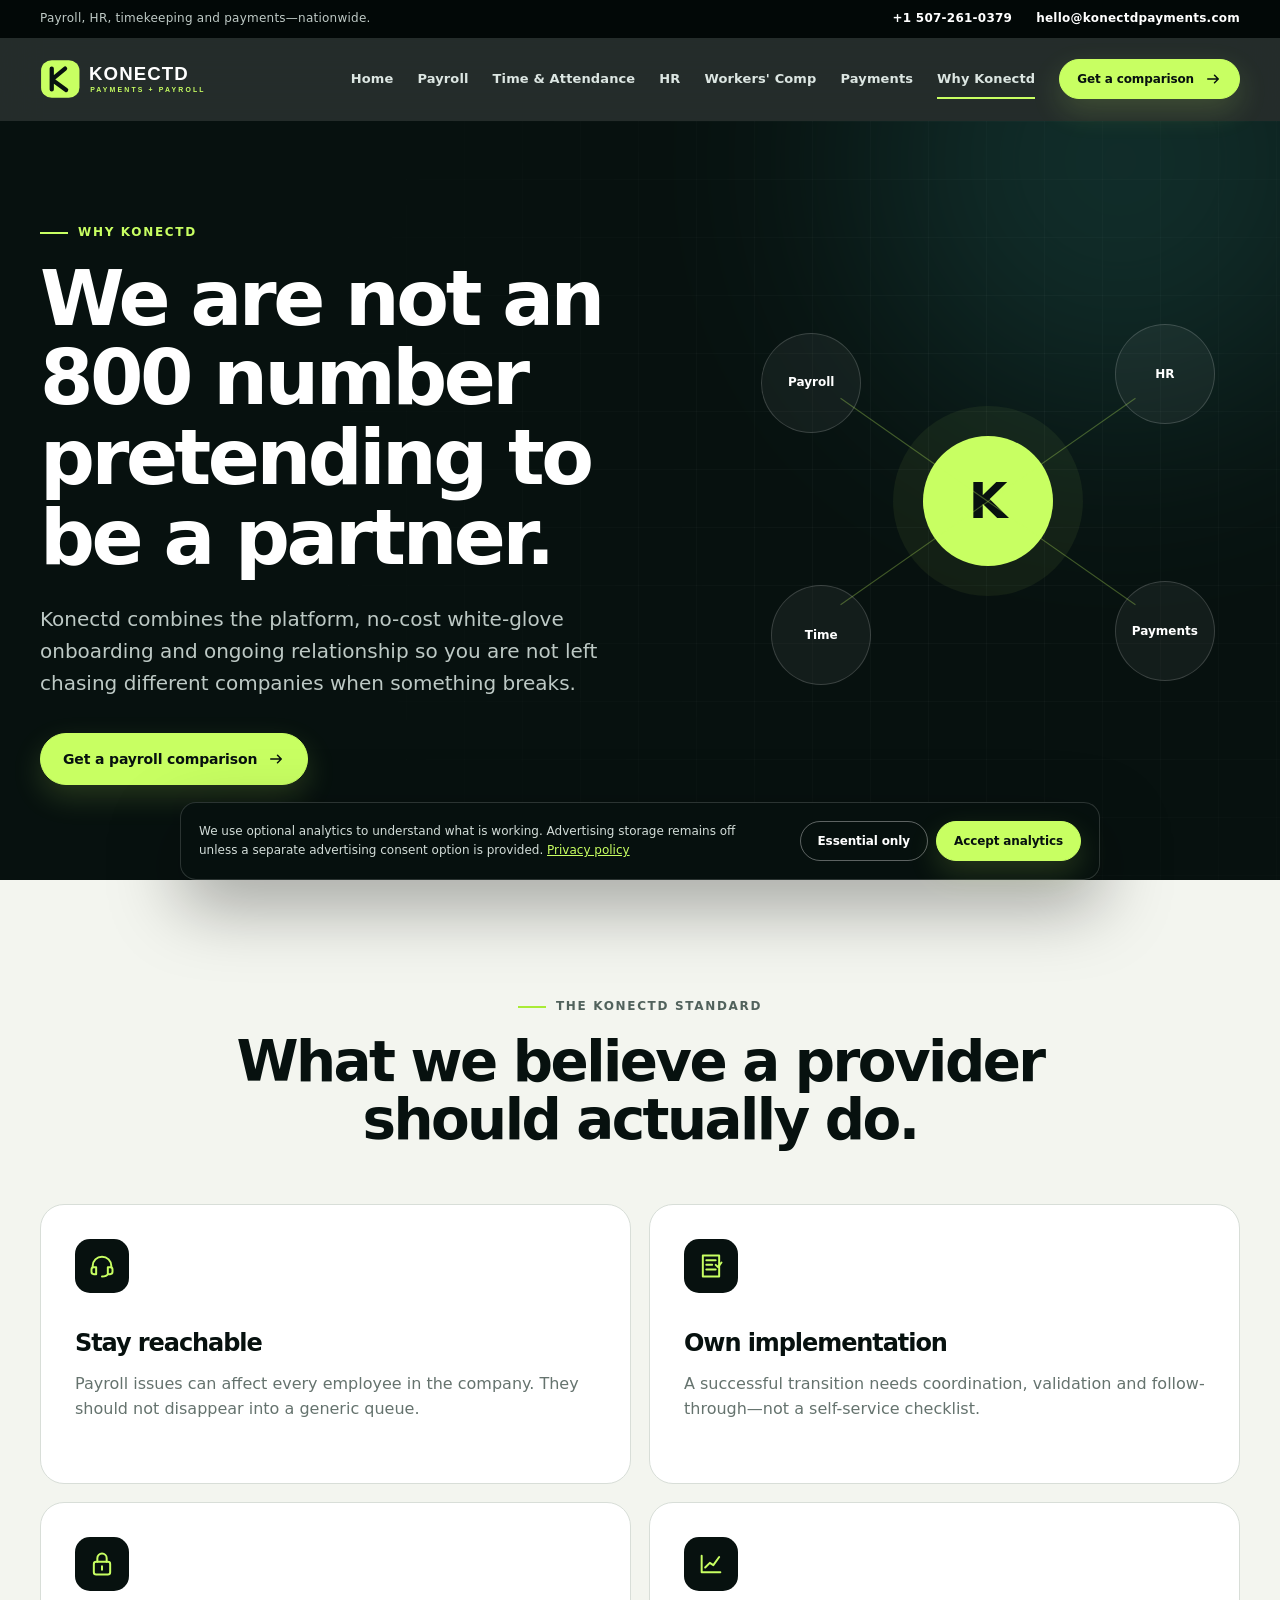
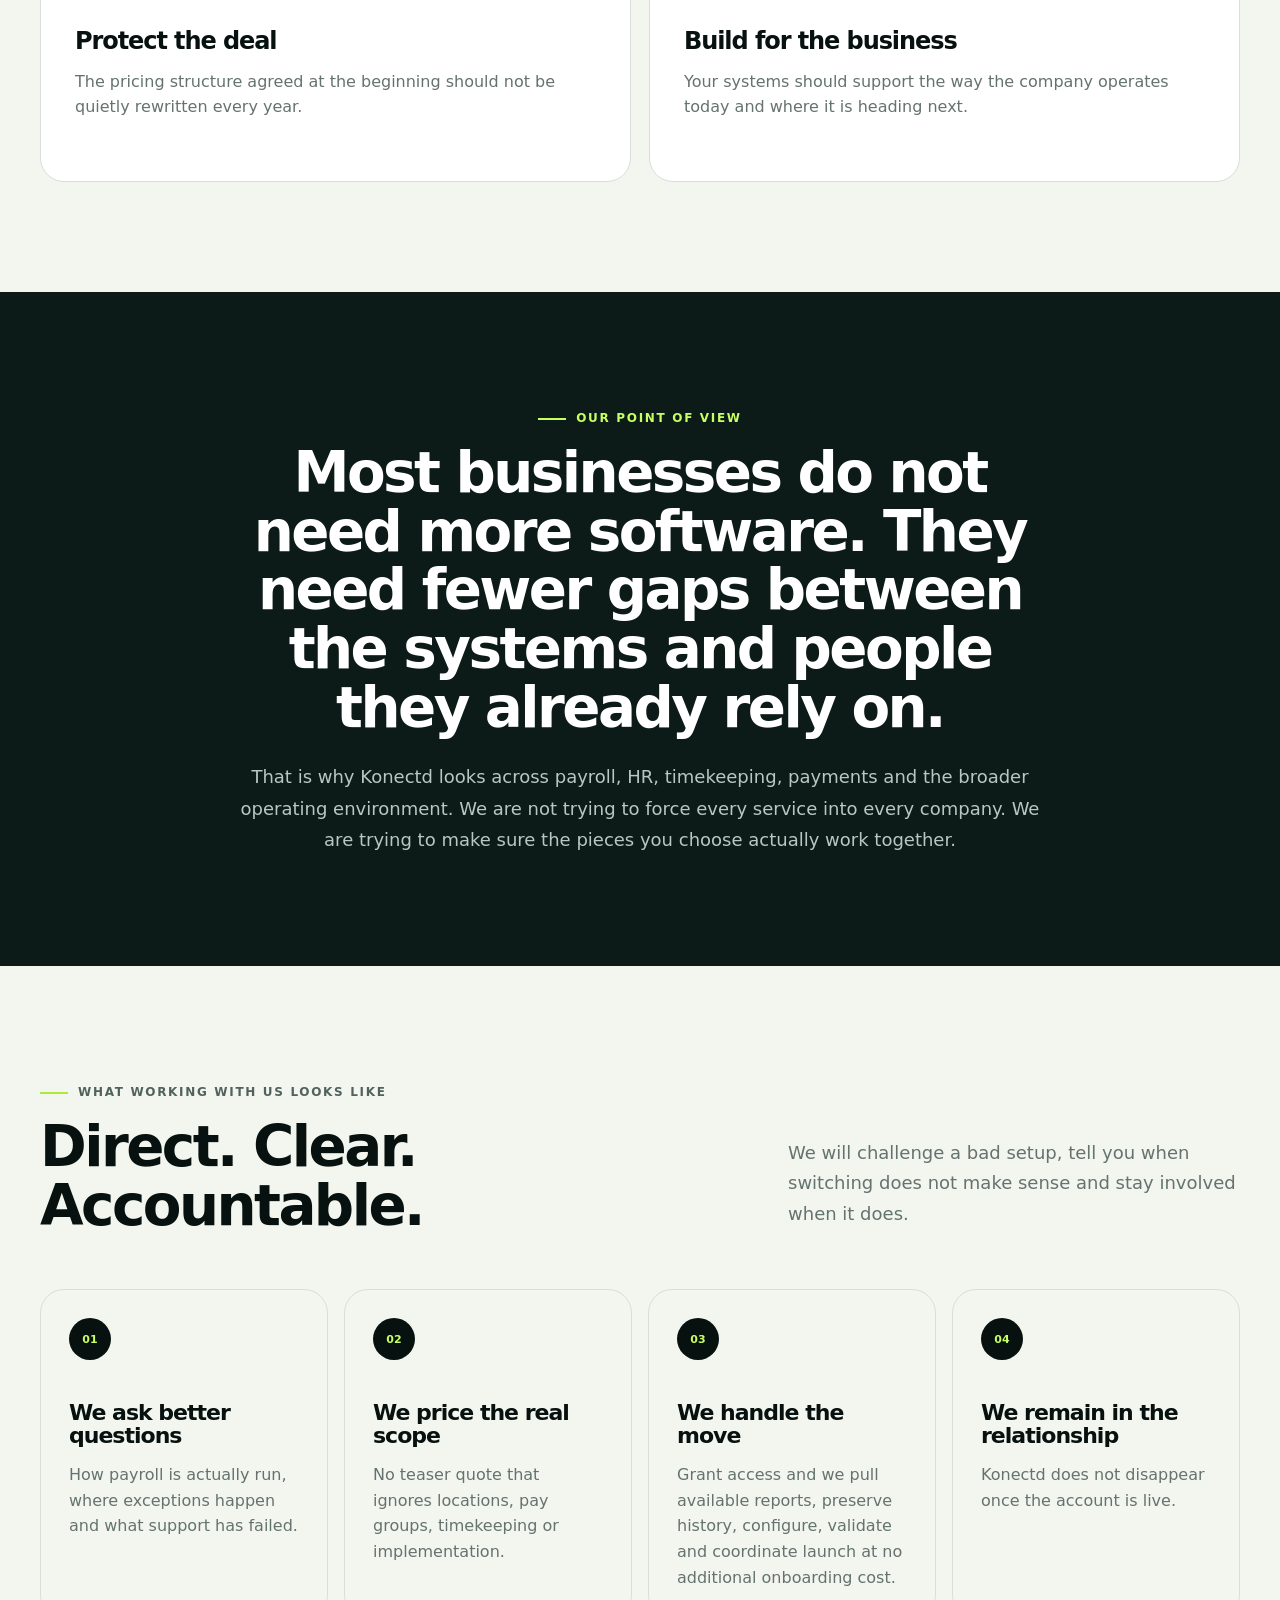
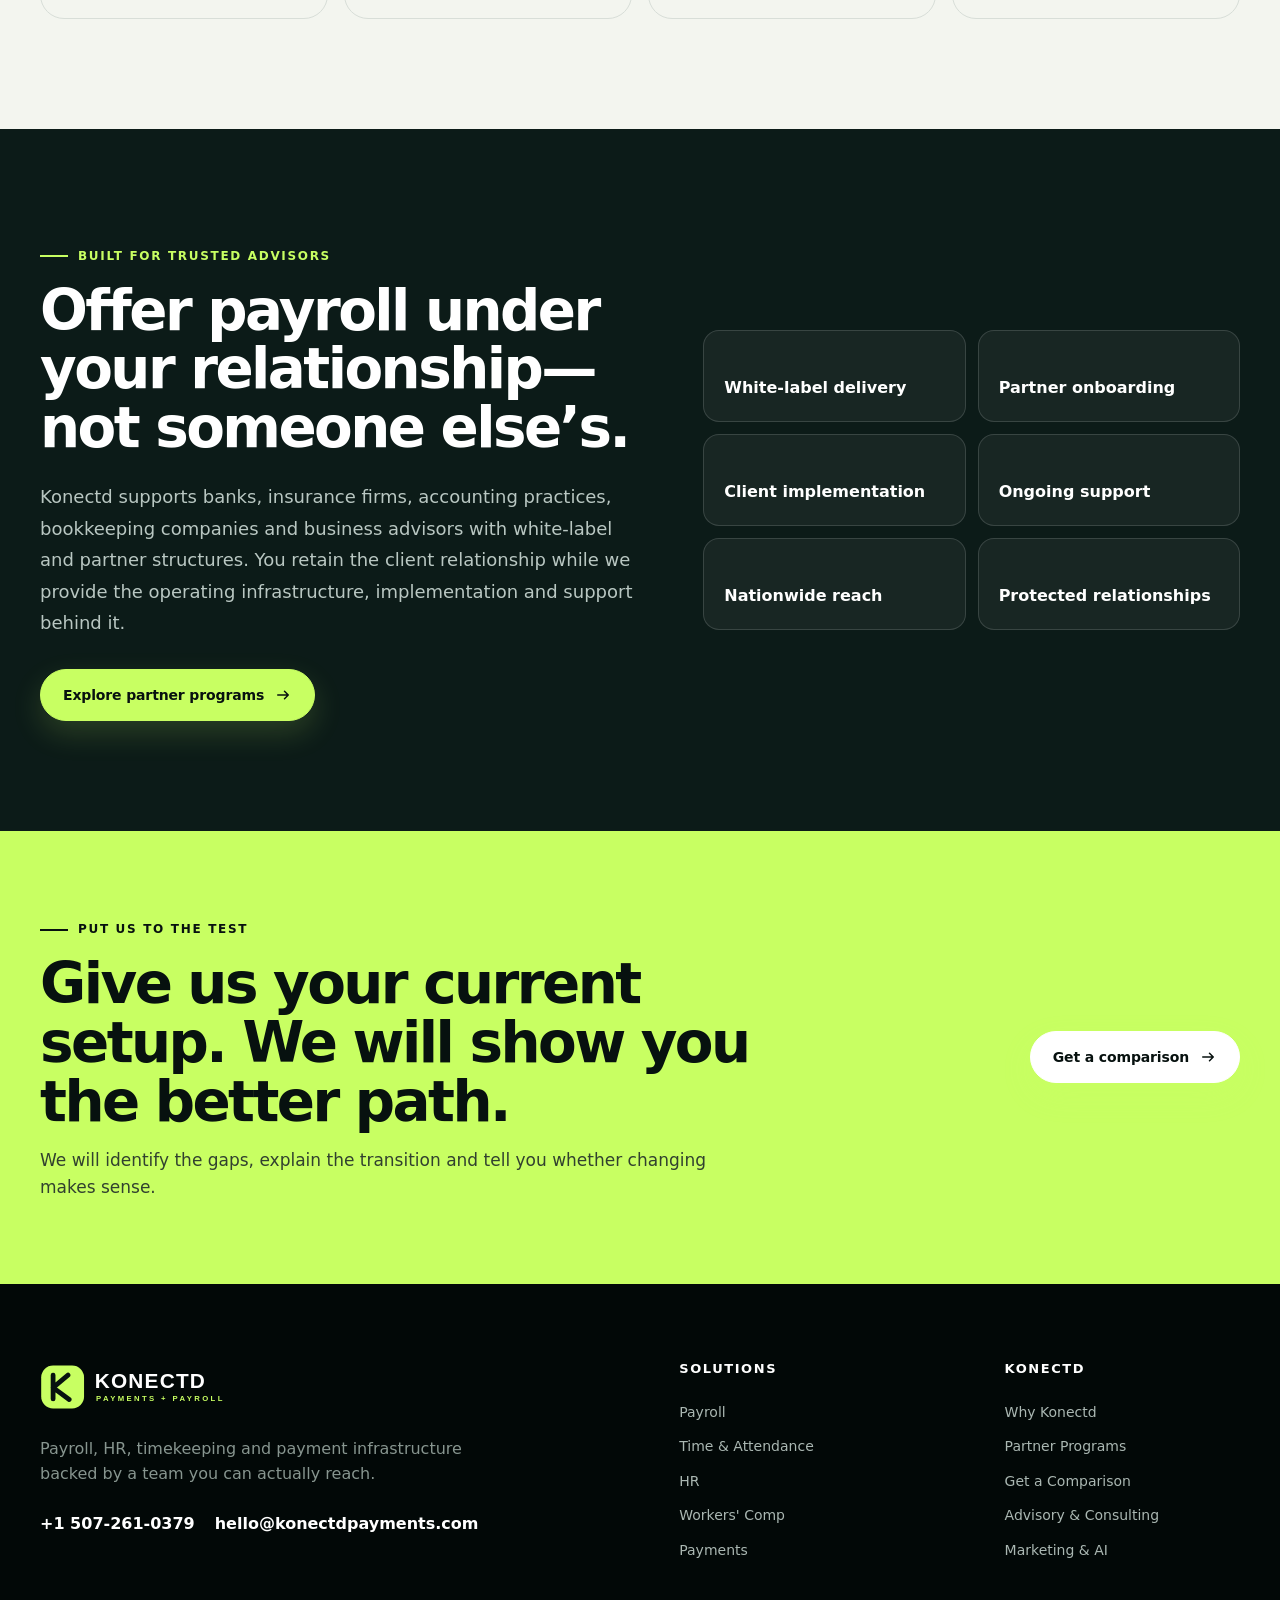
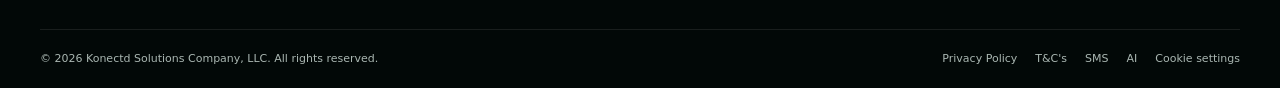
<file: why-konectd.html>
<!doctype html>
<html lang="en">
<head>
  <meta charset="utf-8">
  <meta name="viewport" content="width=device-width, initial-scale=1">
  <script>document.documentElement.classList.add('js');</script>
  <title>Why Businesses Choose Konectd | Payroll & Payments</title>
  <meta name="description" content="A direct payroll and payments relationship with a Lifetime Price Lock Guarantee, no-cost white-glove onboarding, white-label partner programs and support you can reach.">
  <meta name="robots" content="index,follow,max-image-preview:large">
  <link rel="canonical" href="https://konectdpayments.com/why-konectd.html">
  <meta name="theme-color" content="#07110f">
  <meta property="og:type" content="website">
  <meta property="og:title" content="Why Businesses Choose Konectd | Payroll & Payments">
  <meta property="og:description" content="A direct payroll and payments relationship with a Lifetime Price Lock Guarantee, no-cost white-glove onboarding, white-label partner programs and support you can reach.">
  <meta property="og:url" content="https://konectdpayments.com/why-konectd.html">
  <meta property="og:image" content="https://konectdpayments.com/og-image.png">
  <meta property="og:site_name" content="Konectd Payments & Payroll">
  <meta name="twitter:card" content="summary_large_image">
  <link rel="icon" href="favicon.svg" type="image/svg+xml">
  <link rel="preload" href="site.css" as="style">
  <link rel="stylesheet" href="site.css">
  
<script>
  window.dataLayer = window.dataLayer || [];
  function gtag(){dataLayer.push(arguments);}
  gtag('consent', 'default', {
    analytics_storage: 'denied',
    ad_storage: 'denied',
    ad_user_data: 'denied',
    ad_personalization: 'denied',
    wait_for_update: 500
  });
  gtag('js', new Date());
  gtag('config', 'G-0MS08JC5LT', { anonymize_ip: true });
</script>
<script async src="https://www.googletagmanager.com/gtag/js?id=G-0MS08JC5LT"></script>
  
  <script type="application/ld+json">
  {"@context":"https://schema.org","@type":"Service","name":"Why Businesses Choose Konectd","url":"https://konectdpayments.com/why-konectd.html","provider":{"@type":"Organization","name":"Konectd Payments & Payroll","url":"https://konectdpayments.com","telephone":"+15072610379","email":"hello@konectdpayments.com"},"areaServed":{"@type":"Country","name":"United States"},"description":"A direct payroll and payments relationship with a Lifetime Price Lock Guarantee, no-cost white-glove onboarding, white-label partner programs and support you can reach."}
  </script>
</head>
<body>
  <a class="skip-link" href="#main">Skip to content</a>
  <div class="topbar">
    <div class="container topbar-inner">
      <span>Payroll, HR, timekeeping and payments—nationwide.</span>
      <div class="topbar-links"><a href="tel:+15072610379">+1 507-261-0379</a><a href="mailto:hello@konectdpayments.com">hello@konectdpayments.com</a></div>
    </div>
  </div>
  <header class="site-header" data-header>
    <div class="container header-inner">
      <a class="brand" href="index.html" aria-label="Konectd Payments and Payroll home"><img src="logo.svg" alt="Konectd Payments and Payroll"></a>
      <button class="nav-toggle" type="button" aria-expanded="false" aria-controls="primary-nav" data-nav-toggle><span></span><span></span><span></span><span class="sr-only">Menu</span></button>
      <nav id="primary-nav" class="primary-nav" aria-label="Primary navigation" data-nav>
        <a href="index.html">Home</a><a href="payroll.html">Payroll</a><a href="time-attendance.html">Time & Attendance</a><a href="hr.html">HR</a><a href="workers-comp.html">Workers' Comp</a><a href="payments.html">Payments</a><a href="why-konectd.html" aria-current="page">Why Konectd</a>
        <a class="button button-small" href="get-started.html">Get a comparison <svg viewBox="0 0 24 24" aria-hidden="true"><path d="M5 12h14M14 7l5 5-5 5"/></svg></a>
      </nav>
    </div>
  </header>
  <main id="main">
<section class="subhero"><div class="container subhero-grid"><div class="reveal"><span class="eyebrow eyebrow-bright">Why Konectd</span><h1>We are not an 800 number pretending to be a partner.</h1><p>Konectd combines the platform, no-cost white-glove onboarding and ongoing relationship so you are not left chasing different companies when something breaks.</p><div class="hero-actions"><a class="button" href="get-started.html">Get a payroll comparison <svg viewBox="0 0 24 24" aria-hidden="true"><path d="M5 12h14M14 7l5 5-5 5"/></svg></a></div></div><div class="relationship-visual reveal"><div class="node core">K</div><div class="node n1">Payroll</div><div class="node n2">HR</div><div class="node n3">Time</div><div class="node n4">Payments</div><span class="line l1"></span><span class="line l2"></span><span class="line l3"></span><span class="line l4"></span></div></div></section>
<section class="section section-light"><div class="container"><div class="section-heading centered reveal"><span class="eyebrow">The Konectd standard</span><h2>What we believe a provider should actually do.</h2></div><div class="principle-grid">
<div class="principle reveal"><span><svg viewBox="0 0 24 24" aria-hidden="true"><path d="M4 13v-1a8 8 0 0116 0v1"/><path d="M4 13h3v6H5a2 2 0 01-2-2v-2a2 2 0 012-2zM20 13h-3v6h2a2 2 0 002-2v-2a2 2 0 00-2-2zM17 19c-1 2-3 2-5 2"/></svg></span><h3>Stay reachable</h3><p>Payroll issues can affect every employee in the company. They should not disappear into a generic queue.</p></div>
<div class="principle reveal"><span><svg viewBox="0 0 24 24" aria-hidden="true"><path d="M5 3h14v18H5zM8 7h8M8 11h5M8 15h8"/><path d="M16 11l2 2 3-4"/></svg></span><h3>Own implementation</h3><p>A successful transition needs coordination, validation and follow-through—not a self-service checklist.</p></div>
<div class="principle reveal"><span><svg viewBox="0 0 24 24" aria-hidden="true"><rect x="5" y="10" width="14" height="11" rx="2"/><path d="M8 10V7a4 4 0 018 0v3M12 14v3"/></svg></span><h3>Protect the deal</h3><p>The pricing structure agreed at the beginning should not be quietly rewritten every year.</p></div>
<div class="principle reveal"><span><svg viewBox="0 0 24 24" aria-hidden="true"><path d="M4 19V5M4 19h16M7 15l4-4 3 2 5-7"/></svg></span><h3>Build for the business</h3><p>Your systems should support the way the company operates today and where it is heading next.</p></div>
</div></div></section>
<section class="section manifesto"><div class="container narrow reveal"><span class="eyebrow eyebrow-bright">Our point of view</span><h2>Most businesses do not need more software. They need fewer gaps between the systems and people they already rely on.</h2><p>That is why Konectd looks across payroll, HR, timekeeping, payments and the broader operating environment. We are not trying to force every service into every company. We are trying to make sure the pieces you choose actually work together.</p></div></section>
<section class="section section-light"><div class="container"><div class="section-heading split-heading reveal"><div><span class="eyebrow">What working with us looks like</span><h2>Direct. Clear. Accountable.</h2></div><p>We will challenge a bad setup, tell you when switching does not make sense and stay involved when it does.</p></div><div class="steps-grid"><div class="step reveal"><span>01</span><h3>We ask better questions</h3><p>How payroll is actually run, where exceptions happen and what support has failed.</p></div><div class="step reveal"><span>02</span><h3>We price the real scope</h3><p>No teaser quote that ignores locations, pay groups, timekeeping or implementation.</p></div><div class="step reveal"><span>03</span><h3>We handle the move</h3><p>Grant access and we pull available reports, preserve history, configure, validate and coordinate launch at no additional onboarding cost.</p></div><div class="step reveal"><span>04</span><h3>We remain in the relationship</h3><p>Konectd does not disappear once the account is live.</p></div></div></div></section>
<section class="section partner-section"><div class="container partner-grid"><div class="reveal"><span class="eyebrow eyebrow-bright">Built for trusted advisors</span><h2>Offer payroll under your relationship—not someone else’s.</h2><p>Konectd supports banks, insurance firms, accounting practices, bookkeeping companies and business advisors with white-label and partner structures. You retain the client relationship while we provide the operating infrastructure, implementation and support behind it.</p><a class="button" href="partners.html">Explore partner programs <svg viewBox="0 0 24 24" aria-hidden="true"><path d="M5 12h14M14 7l5 5-5 5"/></svg></a></div><div class="partner-audiences reveal"><span>White-label delivery</span><span>Partner onboarding</span><span>Client implementation</span><span>Ongoing support</span><span>Nationwide reach</span><span>Protected relationships</span></div></div></section><section class="section cta-band"><div class="container cta-band-inner reveal"><div><span class="eyebrow eyebrow-bright">Put us to the test</span><h2>Give us your current setup. We will show you the better path.</h2><p>We will identify the gaps, explain the transition and tell you whether changing makes sense.</p></div><a class="button button-light" href="get-started.html">Get a comparison <svg viewBox="0 0 24 24" aria-hidden="true"><path d="M5 12h14M14 7l5 5-5 5"/></svg></a></div></section></main>
  <footer class="site-footer">
    <div class="container footer-grid">
      <div class="footer-brand">
        <img src="logo.svg" alt="Konectd Payments and Payroll">
        <p>Payroll, HR, timekeeping and payment infrastructure backed by a team you can actually reach.</p>
        <div class="footer-contact"><a href="tel:+15072610379">+1 507-261-0379</a><a href="mailto:hello@konectdpayments.com">hello@konectdpayments.com</a></div>
      </div>
      <div><h2>Solutions</h2><a href="payroll.html">Payroll</a><a href="time-attendance.html">Time & Attendance</a><a href="hr.html">HR</a><a href="workers-comp.html">Workers' Comp</a><a href="payments.html">Payments</a></div>
      <div><h2>Konectd</h2><a href="why-konectd.html">Why Konectd</a><a href="partners.html">Partner Programs</a><a href="get-started.html">Get a Comparison</a><a href="https://konectdsolutions.com">Advisory & Consulting</a><a href="https://konectd.com">Marketing & AI</a></div>
    </div>
    <div class="container legal-line">
      <span>© <span data-year></span> Konectd Solutions Company, LLC. All rights reserved.</span>
      <div><a href="privacy.html">Privacy Policy</a><a href="terms.html">T&amp;C's</a><a href="sms-terms.html">SMS</a><a href="ai-disclosure.html">AI</a><button type="button" class="cookie-settings-link" data-cookie-settings>Cookie settings</button></div>
    </div>
  </footer>
  <div class="cookie-banner" data-cookie-banner hidden>
    <p>We use optional analytics to understand what is working. Advertising storage remains off unless a separate advertising consent option is provided. <a href="privacy.html">Privacy policy</a></p>
    <div><button class="button button-ghost button-small" type="button" data-cookie-essential>Essential only</button><button class="button button-small" type="button" data-cookie-accept>Accept analytics</button></div>
  </div>
  <script src="site.js" defer></script>
  <script src="https://cdn.apigateway.co/webchat-client..prod/sdk.js" data-widget-id="3d4868c8-fbc4-11f0-b22f-624d8abf8f93" defer></script>
</body>
</html>
</file>
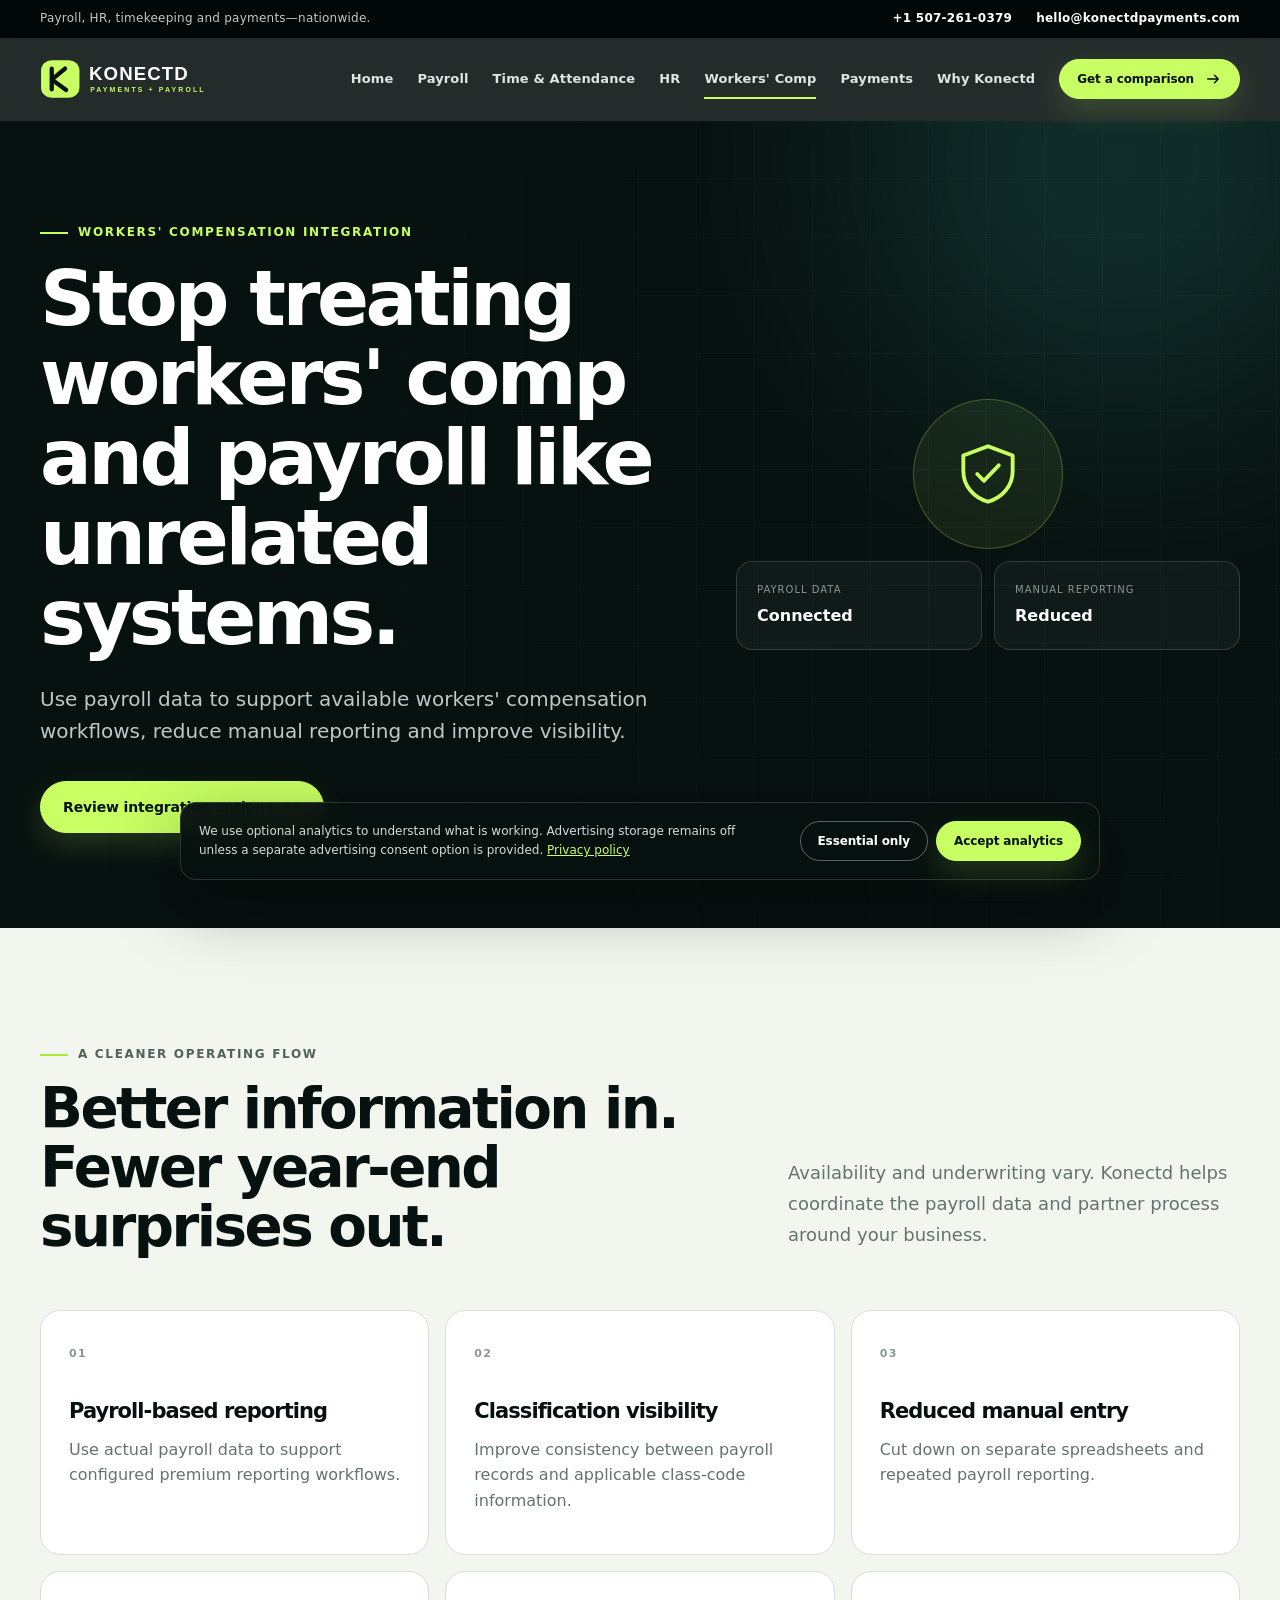
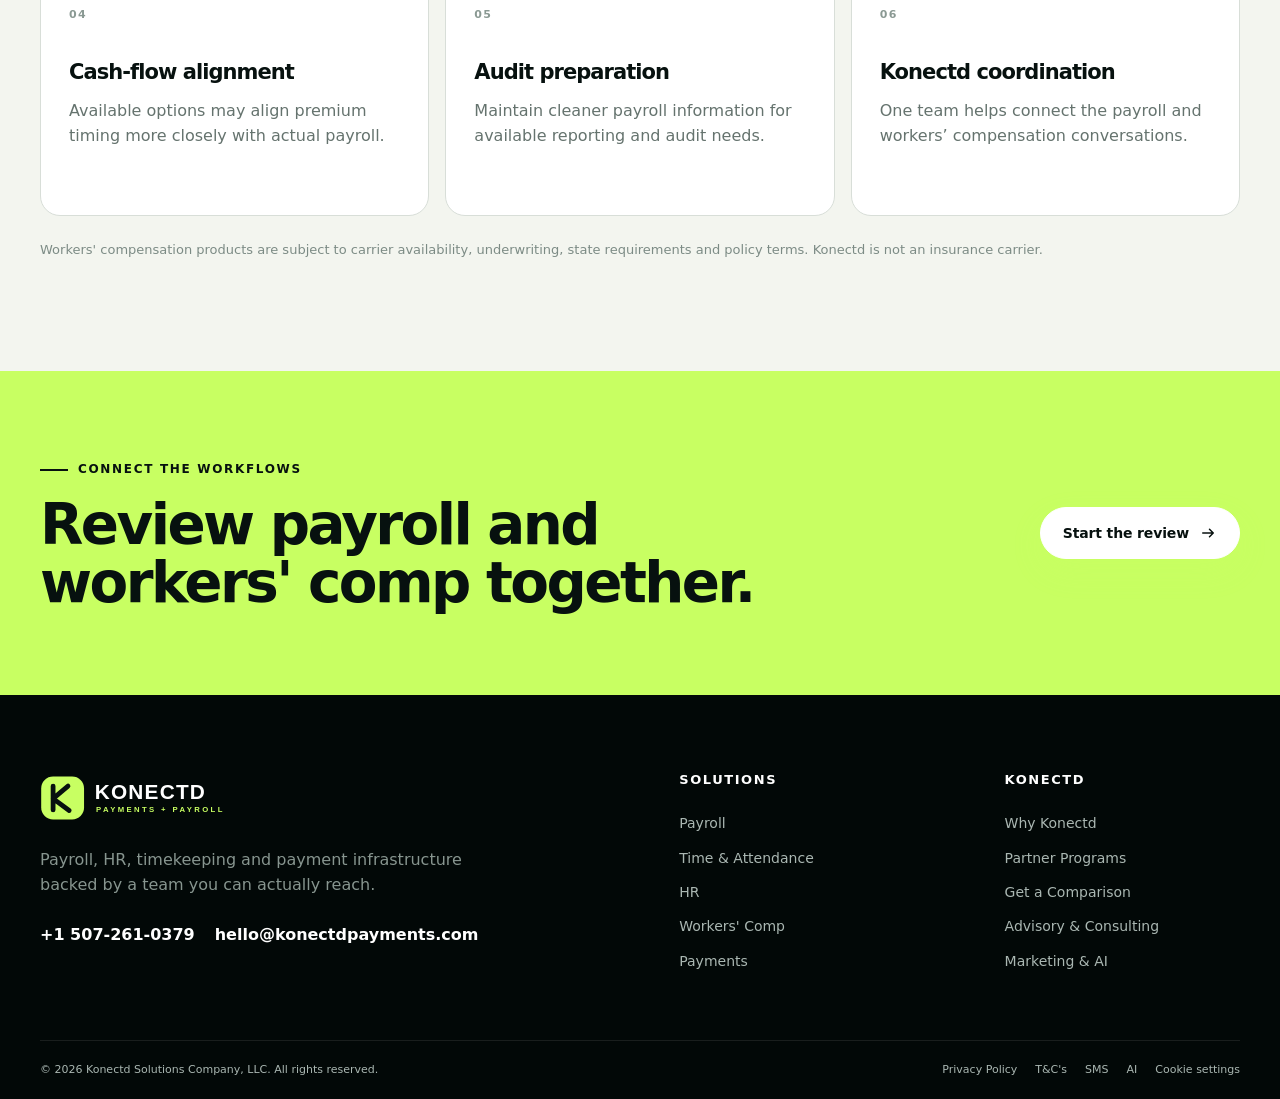
<file: workers-comp.html>
<!doctype html>
<html lang="en">
<head>
  <meta charset="utf-8">
  <meta name="viewport" content="width=device-width, initial-scale=1">
  <script>document.documentElement.classList.add('js');</script>
  <title>Workers' Compensation Integration With Payroll | Konectd</title>
  <meta name="description" content="Connect payroll data with available workers’ compensation solutions to reduce manual reporting and improve premium alignment.">
  <meta name="robots" content="index,follow,max-image-preview:large">
  <link rel="canonical" href="https://konectdpayments.com/workers-comp.html">
  <meta name="theme-color" content="#07110f">
  <meta property="og:type" content="website">
  <meta property="og:title" content="Workers' Compensation Integration With Payroll | Konectd">
  <meta property="og:description" content="Connect payroll data with available workers’ compensation solutions to reduce manual reporting and improve premium alignment.">
  <meta property="og:url" content="https://konectdpayments.com/workers-comp.html">
  <meta property="og:image" content="https://konectdpayments.com/og-image.png">
  <meta property="og:site_name" content="Konectd Payments & Payroll">
  <meta name="twitter:card" content="summary_large_image">
  <link rel="icon" href="favicon.svg" type="image/svg+xml">
  <link rel="preload" href="site.css" as="style">
  <link rel="stylesheet" href="site.css">
  
<script>
  window.dataLayer = window.dataLayer || [];
  function gtag(){dataLayer.push(arguments);}
  gtag('consent', 'default', {
    analytics_storage: 'denied',
    ad_storage: 'denied',
    ad_user_data: 'denied',
    ad_personalization: 'denied',
    wait_for_update: 500
  });
  gtag('js', new Date());
  gtag('config', 'G-0MS08JC5LT', { anonymize_ip: true });
</script>
<script async src="https://www.googletagmanager.com/gtag/js?id=G-0MS08JC5LT"></script>
  
  <script type="application/ld+json">
  {"@context":"https://schema.org","@type":"Service","name":"Workers' Compensation Integration With Payroll","url":"https://konectdpayments.com/workers-comp.html","provider":{"@type":"Organization","name":"Konectd Payments & Payroll","url":"https://konectdpayments.com","telephone":"+15072610379","email":"hello@konectdpayments.com"},"areaServed":{"@type":"Country","name":"United States"},"description":"Connect payroll data with available workers’ compensation solutions to reduce manual reporting and improve premium alignment."}
  </script>
</head>
<body>
  <a class="skip-link" href="#main">Skip to content</a>
  <div class="topbar">
    <div class="container topbar-inner">
      <span>Payroll, HR, timekeeping and payments—nationwide.</span>
      <div class="topbar-links"><a href="tel:+15072610379">+1 507-261-0379</a><a href="mailto:hello@konectdpayments.com">hello@konectdpayments.com</a></div>
    </div>
  </div>
  <header class="site-header" data-header>
    <div class="container header-inner">
      <a class="brand" href="index.html" aria-label="Konectd Payments and Payroll home"><img src="logo.svg" alt="Konectd Payments and Payroll"></a>
      <button class="nav-toggle" type="button" aria-expanded="false" aria-controls="primary-nav" data-nav-toggle><span></span><span></span><span></span><span class="sr-only">Menu</span></button>
      <nav id="primary-nav" class="primary-nav" aria-label="Primary navigation" data-nav>
        <a href="index.html">Home</a><a href="payroll.html">Payroll</a><a href="time-attendance.html">Time & Attendance</a><a href="hr.html">HR</a><a href="workers-comp.html" aria-current="page">Workers' Comp</a><a href="payments.html">Payments</a><a href="why-konectd.html">Why Konectd</a>
        <a class="button button-small" href="get-started.html">Get a comparison <svg viewBox="0 0 24 24" aria-hidden="true"><path d="M5 12h14M14 7l5 5-5 5"/></svg></a>
      </nav>
    </div>
  </header>
  <main id="main">
<section class="subhero"><div class="container subhero-grid"><div class="reveal"><span class="eyebrow eyebrow-bright">Workers' compensation integration</span><h1>Stop treating workers' comp and payroll like unrelated systems.</h1><p>Use payroll data to support available workers' compensation workflows, reduce manual reporting and improve visibility.</p><div class="hero-actions"><a class="button" href="get-started.html?service=workers-comp">Review integration options <svg viewBox="0 0 24 24" aria-hidden="true"><path d="M5 12h14M14 7l5 5-5 5"/></svg></a></div></div><div class="shield-visual reveal"><span><svg viewBox="0 0 24 24" aria-hidden="true"><path d="M12 3l8 3v5c0 5-3.4 8.6-8 10-4.6-1.4-8-5-8-10V6z"/><path d="M8.5 12l2.2 2.2 4.8-5"/></svg></span><div><small>Payroll data</small><strong>Connected</strong></div><div><small>Manual reporting</small><strong>Reduced</strong></div></div></div></section>
<section class="section section-light"><div class="container"><div class="section-heading split-heading reveal"><div><span class="eyebrow">A cleaner operating flow</span><h2>Better information in. Fewer year-end surprises out.</h2></div><p>Availability and underwriting vary. Konectd helps coordinate the payroll data and partner process around your business.</p></div><div class="feature-grid">
<div class="feature-card reveal"><span>01</span><h3>Payroll-based reporting</h3><p>Use actual payroll data to support configured premium reporting workflows.</p></div><div class="feature-card reveal"><span>02</span><h3>Classification visibility</h3><p>Improve consistency between payroll records and applicable class-code information.</p></div><div class="feature-card reveal"><span>03</span><h3>Reduced manual entry</h3><p>Cut down on separate spreadsheets and repeated payroll reporting.</p></div><div class="feature-card reveal"><span>04</span><h3>Cash-flow alignment</h3><p>Available options may align premium timing more closely with actual payroll.</p></div><div class="feature-card reveal"><span>05</span><h3>Audit preparation</h3><p>Maintain cleaner payroll information for available reporting and audit needs.</p></div><div class="feature-card reveal"><span>06</span><h3>Konectd coordination</h3><p>One team helps connect the payroll and workers’ compensation conversations.</p></div>
</div><p class="legal-note reveal">Workers' compensation products are subject to carrier availability, underwriting, state requirements and policy terms. Konectd is not an insurance carrier.</p></div></section>
<section class="section cta-band"><div class="container cta-band-inner reveal"><div><span class="eyebrow eyebrow-bright">Connect the workflows</span><h2>Review payroll and workers' comp together.</h2></div><a class="button button-light" href="get-started.html?service=workers-comp">Start the review <svg viewBox="0 0 24 24" aria-hidden="true"><path d="M5 12h14M14 7l5 5-5 5"/></svg></a></div></section></main>
  <footer class="site-footer">
    <div class="container footer-grid">
      <div class="footer-brand">
        <img src="logo.svg" alt="Konectd Payments and Payroll">
        <p>Payroll, HR, timekeeping and payment infrastructure backed by a team you can actually reach.</p>
        <div class="footer-contact"><a href="tel:+15072610379">+1 507-261-0379</a><a href="mailto:hello@konectdpayments.com">hello@konectdpayments.com</a></div>
      </div>
      <div><h2>Solutions</h2><a href="payroll.html">Payroll</a><a href="time-attendance.html">Time & Attendance</a><a href="hr.html">HR</a><a href="workers-comp.html">Workers' Comp</a><a href="payments.html">Payments</a></div>
      <div><h2>Konectd</h2><a href="why-konectd.html">Why Konectd</a><a href="partners.html">Partner Programs</a><a href="get-started.html">Get a Comparison</a><a href="https://konectdsolutions.com">Advisory & Consulting</a><a href="https://konectd.com">Marketing & AI</a></div>
    </div>
    <div class="container legal-line">
      <span>© <span data-year></span> Konectd Solutions Company, LLC. All rights reserved.</span>
      <div><a href="privacy.html">Privacy Policy</a><a href="terms.html">T&amp;C's</a><a href="sms-terms.html">SMS</a><a href="ai-disclosure.html">AI</a><button type="button" class="cookie-settings-link" data-cookie-settings>Cookie settings</button></div>
    </div>
  </footer>
  <div class="cookie-banner" data-cookie-banner hidden>
    <p>We use optional analytics to understand what is working. Advertising storage remains off unless a separate advertising consent option is provided. <a href="privacy.html">Privacy policy</a></p>
    <div><button class="button button-ghost button-small" type="button" data-cookie-essential>Essential only</button><button class="button button-small" type="button" data-cookie-accept>Accept analytics</button></div>
  </div>
  <script src="site.js" defer></script>
  <script src="https://cdn.apigateway.co/webchat-client..prod/sdk.js" data-widget-id="3d4868c8-fbc4-11f0-b22f-624d8abf8f93" defer></script>
</body>
</html>
</file>
<file: site.css>
:root {
  --ink: #07110f;
  --ink-2: #0c1b18;
  --ink-3: #132824;
  --paper: #f3f5ef;
  --white: #ffffff;
  --muted: #65736e;
  --line: #d8ded8;
  --line-dark: rgba(255,255,255,.14);
  --lime: #c8ff62;
  --lime-2: #a9eb36;
  --cyan: #51ded3;
  --blue: #4c78ff;
  --danger: #ff725e;
  --shadow: 0 24px 80px rgba(5,18,15,.14);
  --radius: 24px;
  --radius-sm: 14px;
  --container: 1200px;
  --ease: cubic-bezier(.2,.8,.2,1);
}

* { box-sizing: border-box; }
html { scroll-behavior: smooth; overflow-x: hidden; overflow-x: clip; }
body {
  margin: 0;
  overflow-x: hidden;
  color: var(--ink);
  background: var(--paper);
  font-family: Inter, ui-sans-serif, system-ui, -apple-system, BlinkMacSystemFont, "Segoe UI", sans-serif;
  font-size: 16px;
  line-height: 1.6;
  -webkit-font-smoothing: antialiased;
  text-rendering: optimizeLegibility;
}
body.nav-open { overflow: hidden; }
img, svg { display: block; max-width: 100%; }
a { color: inherit; text-decoration: none; }
button, input, select, textarea { font: inherit; }
button { cursor: pointer; }
::selection { background: var(--lime); color: var(--ink); }

.sr-only {
  position: absolute !important;
  width: 1px !important;
  height: 1px !important;
  padding: 0 !important;
  margin: -1px !important;
  overflow: hidden !important;
  clip: rect(0,0,0,0) !important;
  white-space: nowrap !important;
  border: 0 !important;
}
.skip-link {
  position: fixed;
  left: 16px;
  top: 10px;
  z-index: 9999;
  transform: translateY(-160%);
  background: var(--lime);
  color: var(--ink);
  padding: 10px 16px;
  border-radius: 8px;
  font-weight: 800;
}
.skip-link:focus { transform: translateY(0); }
.container { width: min(calc(100% - 40px), var(--container)); margin-inline: auto; }
.narrow { width: min(calc(100% - 40px), 820px); margin-inline: auto; }

.topbar { background: #020807; color: #bfcac6; font-size: 12px; letter-spacing: .02em; }
.topbar-inner { min-height: 38px; display: flex; align-items: center; justify-content: space-between; gap: 20px; }
.topbar-links { display: flex; gap: 24px; }
.topbar a { color: var(--white); font-weight: 700; }
.topbar a:hover { color: var(--lime); }

.site-header {
  position: sticky;
  top: 0;
  z-index: 1000;
  background: rgba(7,17,15,.88);
  backdrop-filter: blur(18px);
  border-bottom: 1px solid transparent;
  transition: border-color .25s ease, box-shadow .25s ease, background .25s ease;
}
.site-header.scrolled { border-bottom-color: var(--line-dark); box-shadow: 0 12px 32px rgba(0,0,0,.18); background: rgba(7,17,15,.96); }
.header-inner { height: 82px; display: flex; align-items: center; justify-content: space-between; gap: 30px; }
.brand { width: 224px; flex: 0 0 auto; }
.brand img { width: 100%; height: auto; }
.primary-nav { display: flex; align-items: center; gap: 24px; color: #dce6e2; font-size: 13px; font-weight: 750; letter-spacing: .01em; }
.primary-nav > a:not(.button) { position: relative; padding: 30px 0; }
.primary-nav > a:not(.button)::after { content: ""; position: absolute; left: 0; right: 100%; bottom: 20px; height: 2px; background: var(--lime); transition: right .25s ease; }
.primary-nav > a:not(.button):hover::after,
.primary-nav > a[aria-current="page"]::after { right: 0; }
.primary-nav > a:hover { color: var(--white); }
.nav-toggle { display: none; background: none; border: 0; padding: 8px; }
.nav-toggle span:not(.sr-only) { display: block; width: 26px; height: 2px; margin: 5px 0; background: var(--white); transition: transform .2s ease, opacity .2s ease; }

.button {
  display: inline-flex;
  align-items: center;
  justify-content: center;
  gap: 10px;
  min-height: 52px;
  padding: 0 22px;
  border: 1px solid var(--lime);
  border-radius: 999px;
  background: var(--lime);
  color: var(--ink);
  font-size: 14px;
  line-height: 1;
  font-weight: 850;
  letter-spacing: -.01em;
  box-shadow: 0 12px 30px rgba(200,255,98,.16);
  transition: transform .2s var(--ease), background .2s ease, border-color .2s ease, box-shadow .2s ease;
}
.button svg, .text-link svg { width: 18px; height: 18px; fill: none; stroke: currentColor; stroke-width: 2; stroke-linecap: round; stroke-linejoin: round; }
.button:hover { transform: translateY(-2px); background: var(--white); border-color: var(--white); box-shadow: 0 16px 36px rgba(0,0,0,.18); }
.button:focus-visible, a:focus-visible, summary:focus-visible, input:focus-visible, select:focus-visible, textarea:focus-visible { outline: 3px solid var(--cyan); outline-offset: 3px; }
.button-small { min-height: 40px; padding: 0 17px; font-size: 12px; }
.button-ghost { background: transparent; border-color: rgba(255,255,255,.35); color: var(--white); box-shadow: none; }
.button-ghost:hover { color: var(--ink); }
.button-light { background: var(--white); border-color: var(--white); }
.button-light:hover { background: var(--lime); border-color: var(--lime); }

.eyebrow {
  display: inline-flex;
  align-items: center;
  gap: 10px;
  margin-bottom: 16px;
  color: #51625c;
  font-size: 12px;
  font-weight: 900;
  letter-spacing: .14em;
  text-transform: uppercase;
}
.eyebrow::before { content: ""; width: 28px; height: 2px; background: var(--lime-2); }
.eyebrow-bright { color: var(--lime); }
.eyebrow-bright::before { background: var(--lime); }
h1, h2, h3 { margin: 0; line-height: 1.04; letter-spacing: -.045em; }
h1 { font-size: clamp(48px, 6vw, 86px); font-weight: 850; }
h2 { font-size: clamp(36px, 4.4vw, 62px); font-weight: 830; }
h3 { font-size: 24px; font-weight: 820; }
p { margin: 0; }

.hero {
  position: relative;
  overflow: hidden;
  background: var(--ink);
  color: var(--white);
  padding: 96px 0 0;
  isolation: isolate;
}
.hero::before { content: ""; position: absolute; inset: 0; z-index: -3; background-image: linear-gradient(rgba(255,255,255,.035) 1px, transparent 1px), linear-gradient(90deg, rgba(255,255,255,.035) 1px, transparent 1px); background-size: 54px 54px; mask-image: linear-gradient(to bottom, black, transparent 85%); }
.hero-orb { position: absolute; border-radius: 50%; filter: blur(90px); opacity: .22; z-index: -2; }
.hero-orb-one { width: 520px; height: 520px; background: var(--cyan); top: -220px; right: 8%; }
.hero-orb-two { width: 450px; height: 450px; background: var(--lime); bottom: -250px; left: -140px; }
.hero-grid { display: grid; grid-template-columns: 1.05fr .95fr; gap: 64px; align-items: center; min-height: 620px; }
.hero-copy { padding-bottom: 78px; }
.hero-copy h1 { max-width: 780px; }
.hero-copy h1 em { color: var(--lime); font-family: Georgia, serif; font-weight: 400; }
.hero-lead { max-width: 700px; margin-top: 28px; color: #c9d4d0; font-size: clamp(18px, 2vw, 22px); line-height: 1.55; }
.hero-actions { display: flex; flex-wrap: wrap; gap: 14px; margin-top: 34px; }
.trust-row { display: flex; flex-wrap: wrap; gap: 22px; margin-top: 34px; color: #c9d4d0; font-size: 13px; font-weight: 750; }
.trust-row span { display: inline-flex; align-items: center; gap: 8px; }
.trust-row svg { width: 18px; height: 18px; fill: none; stroke: var(--lime); stroke-width: 1.8; stroke-linecap: round; stroke-linejoin: round; }

.hero-console { position: relative; padding: 26px; border: 1px solid rgba(255,255,255,.15); border-radius: 30px; background: linear-gradient(145deg, rgba(255,255,255,.09), rgba(255,255,255,.035)); box-shadow: 0 40px 110px rgba(0,0,0,.4); backdrop-filter: blur(18px); }
.hero-console::after { content: ""; position: absolute; inset: 8px -8px -8px 8px; z-index: -1; border: 1px solid rgba(200,255,98,.16); border-radius: 30px; }
.console-top { display: flex; justify-content: space-between; align-items: center; padding-bottom: 18px; border-bottom: 1px solid rgba(255,255,255,.12); color: #bdc9c5; font-size: 12px; font-weight: 800; letter-spacing: .05em; text-transform: uppercase; }
.status { display: inline-flex; align-items: center; gap: 7px; color: var(--lime); }
.status i { width: 8px; height: 8px; background: var(--lime); border-radius: 50%; box-shadow: 0 0 0 6px rgba(200,255,98,.11); }
.console-total { display: flex; flex-direction: column; padding: 28px 0 24px; }
.console-total > span { color: #8ca099; font-size: 12px; font-weight: 800; text-transform: uppercase; letter-spacing: .12em; }
.console-total strong { margin-top: 8px; font-size: clamp(30px, 3vw, 43px); letter-spacing: -.04em; }
.console-total small { margin-top: 8px; color: #aebbb7; font-size: 14px; }
.console-grid { display: grid; grid-template-columns: repeat(2,1fr); gap: 12px; }
.console-grid > div { position: relative; min-height: 126px; padding: 17px; border: 1px solid rgba(255,255,255,.11); border-radius: 18px; background: rgba(2,8,7,.4); display: flex; flex-direction: column; justify-content: flex-end; }
.console-grid small { color: #879a94; font-size: 11px; font-weight: 800; text-transform: uppercase; letter-spacing: .1em; }
.console-grid strong { margin-top: 3px; font-size: 18px; }
.mini-icon { position: absolute; top: 16px; right: 16px; display: grid; place-items: center; width: 37px; height: 37px; color: var(--lime); border: 1px solid rgba(200,255,98,.28); border-radius: 11px; background: rgba(200,255,98,.07); }
.mini-icon svg { width: 21px; height: 21px; fill: none; stroke: currentColor; stroke-width: 1.7; stroke-linecap: round; stroke-linejoin: round; }
.support-strip { display: flex; align-items: center; gap: 14px; margin-top: 12px; padding: 16px; border-radius: 16px; background: var(--lime); color: var(--ink); }
.support-strip > span { display: grid; place-items: center; width: 40px; height: 40px; border-radius: 50%; background: rgba(7,17,15,.1); }
.support-strip svg { width: 23px; height: 23px; fill: none; stroke: currentColor; stroke-width: 1.8; stroke-linecap: round; stroke-linejoin: round; }
.support-strip div { display: flex; flex-direction: column; }
.support-strip small { font-size: 10px; font-weight: 850; text-transform: uppercase; letter-spacing: .11em; }
.support-strip strong { font-size: 14px; }
.proof-strip { display: grid; grid-template-columns: repeat(6,1fr); border-top: 1px solid rgba(255,255,255,.12); }
.proof-strip span { padding: 22px 12px; color: #bac7c2; border-right: 1px solid rgba(255,255,255,.1); font-size: 12px; font-weight: 750; text-align: center; }
.proof-strip span:first-child { border-left: 1px solid rgba(255,255,255,.1); }

.section { padding: 110px 0; }
.section-light { background: var(--paper); }
.section-heading { margin-bottom: 54px; }
.section-heading p { color: var(--muted); font-size: 18px; line-height: 1.7; }
.split-heading { display: grid; grid-template-columns: 1.2fr .8fr; gap: 70px; align-items: end; }
.split-heading p { padding-bottom: 6px; }
.centered { max-width: 850px; margin-inline: auto; text-align: center; }
.centered .eyebrow { justify-content: center; }
.centered p { max-width: 700px; margin: 20px auto 0; }

.problem-section { background: var(--white); }
.problem-grid { display: grid; grid-template-columns: .95fr 1.05fr; gap: 100px; align-items: start; }
.problem-list { border-top: 1px solid var(--line); }
.problem-list p { padding: 24px 0; border-bottom: 1px solid var(--line); color: var(--muted); font-size: 18px; }
.problem-list b { display: inline-block; min-width: 165px; color: var(--ink); }

.service-grid { display: grid; grid-template-columns: repeat(3,1fr); gap: 18px; }
.service-card { position: relative; min-height: 340px; padding: 30px; overflow: hidden; border: 1px solid var(--line); border-radius: var(--radius); background: var(--white); transition: transform .25s var(--ease), box-shadow .25s ease, border-color .25s ease; }
.service-card::after { content: ""; position: absolute; width: 180px; height: 180px; right: -100px; bottom: -100px; background: var(--lime); border-radius: 50%; opacity: .14; transition: transform .3s var(--ease), opacity .3s ease; }
.service-card:hover { transform: translateY(-7px); border-color: #bcc6bc; box-shadow: var(--shadow); }
.service-card:hover::after { transform: scale(1.6); opacity: .24; }
.service-card .icon { display: grid; place-items: center; width: 54px; height: 54px; border: 1px solid var(--line); border-radius: 16px; color: var(--ink); background: var(--paper); }
.service-card .icon svg { width: 27px; height: 27px; fill: none; stroke: currentColor; stroke-width: 1.6; stroke-linecap: round; stroke-linejoin: round; }
.card-kicker { position: absolute; right: 27px; top: 28px; color: #9ca8a2; font-size: 12px; font-weight: 850; letter-spacing: .1em; }
.service-card h3 { margin-top: 38px; }
.service-card p { margin-top: 15px; color: var(--muted); line-height: 1.7; }
.text-link { display: inline-flex; align-items: center; gap: 8px; margin-top: 30px; font-size: 13px; font-weight: 850; }
.text-link svg { transition: transform .2s ease; }
.service-card:hover .text-link svg { transform: translateX(4px); }
.accent-card { background: var(--lime); border-color: var(--lime); }
.accent-card .icon { border-color: rgba(7,17,15,.16); background: rgba(255,255,255,.35); }
.accent-card p { color: #263029; }

.price-lock-section { overflow: hidden; background: var(--ink-2); color: var(--white); }
.price-lock-grid { display: grid; grid-template-columns: .9fr 1.1fr; gap: 90px; align-items: center; }
.price-lock-grid p, .dark-split p, .manifesto p { margin-top: 24px; color: #b9c7c2; font-size: 18px; line-height: 1.75; }
.lock-visual { position: relative; min-height: 470px; display: grid; place-items: center; }
.big-lock { position: relative; z-index: 3; display: grid; place-items: center; width: 170px; height: 170px; color: var(--lime); border: 1px solid rgba(200,255,98,.28); border-radius: 50%; background: rgba(200,255,98,.08); box-shadow: 0 0 80px rgba(200,255,98,.12); }
.big-lock svg { width: 74px; height: 74px; fill: none; stroke: currentColor; stroke-width: 1.15; stroke-linecap: round; stroke-linejoin: round; }
.lock-ring { position: absolute; border: 1px solid rgba(255,255,255,.12); border-radius: 50%; }
.ring-one { width: 330px; height: 330px; }
.ring-two { width: 460px; height: 460px; border-style: dashed; animation: spin 32s linear infinite; }
.lock-label { position: absolute; z-index: 4; right: 0; bottom: 58px; padding: 18px 22px; border: 1px solid rgba(255,255,255,.13); border-radius: 15px; background: rgba(7,17,15,.85); box-shadow: 0 20px 50px rgba(0,0,0,.25); }
.lock-label strong { display: block; color: var(--lime); letter-spacing: .12em; }
.lock-label span { color: #aab8b3; font-size: 12px; }
@keyframes spin { to { transform: rotate(360deg); } }
.check-list { list-style: none; padding: 0; margin: 30px 0; display: grid; gap: 13px; }
.check-list li { display: flex; align-items: flex-start; gap: 12px; font-weight: 700; }
.check-list svg { flex: 0 0 auto; width: 22px; height: 22px; fill: none; stroke: var(--lime-2); stroke-width: 2.2; stroke-linecap: round; stroke-linejoin: round; }
.check-list.bright li { color: #dce5e1; }
.check-list.bright svg { stroke: var(--lime); }

.comparison-table-wrap { overflow: hidden; border: 1px solid var(--line); border-radius: var(--radius); background: var(--white); box-shadow: 0 20px 70px rgba(10,30,24,.08); }
.comparison-table { width: 100%; border-collapse: collapse; background: var(--white); }
.comparison-table th, .comparison-table td { padding: 21px 24px; text-align: left; vertical-align: top; border-bottom: 1px solid var(--line); }
.comparison-table thead th { background: var(--ink); color: var(--white); font-size: 13px; letter-spacing: .03em; }
.comparison-table thead th:last-child { color: var(--lime); }
.comparison-table tbody th { width: 21%; font-weight: 850; }
.comparison-table td { width: 39.5%; color: var(--muted); border-left: 1px solid var(--line); }
.comparison-table td.good { color: var(--ink); font-weight: 700; background: rgba(200,255,98,.14); }
.comparison-table tbody tr:last-child th, .comparison-table tbody tr:last-child td { border-bottom: 0; }

.switch-section { background: var(--white); }
.steps-grid { display: grid; grid-template-columns: repeat(4,1fr); gap: 16px; }
.step { min-height: 275px; padding: 28px; border: 1px solid var(--line); border-radius: var(--radius); background: var(--paper); }
.step > span { display: inline-flex; align-items: center; justify-content: center; width: 42px; height: 42px; border-radius: 50%; background: var(--ink); color: var(--lime); font-size: 11px; font-weight: 900; }
.step h3 { margin-top: 42px; font-size: 22px; }
.step p { margin-top: 14px; color: var(--muted); }

.cta-band { background: var(--lime); padding: 82px 0; }
.cta-band-inner { display: flex; align-items: center; justify-content: space-between; gap: 60px; }
.cta-band h2 { max-width: 750px; }
.cta-band p { max-width: 700px; margin-top: 16px; color: #31412f; font-size: 17px; }
.cta-band .eyebrow-bright { color: var(--ink); }
.cta-band .eyebrow-bright::before { background: var(--ink); }

.faq-list { display: grid; gap: 12px; }
.faq-list details { border: 1px solid var(--line); border-radius: 16px; background: var(--white); }
.faq-list summary { position: relative; list-style: none; padding: 24px 62px 24px 24px; font-size: 18px; font-weight: 820; cursor: pointer; }
.faq-list summary::-webkit-details-marker { display: none; }
.faq-list summary::after { content: "+"; position: absolute; right: 24px; top: 18px; font-size: 28px; font-weight: 400; transition: transform .2s ease; }
.faq-list details[open] summary::after { transform: rotate(45deg); }
.faq-list details p { padding: 0 24px 24px; color: var(--muted); }

.subhero { position: relative; overflow: hidden; background: var(--ink); color: var(--white); padding: 95px 0; isolation: isolate; }
.subhero::before { content: ""; position: absolute; inset: 0; z-index: -2; background-image: linear-gradient(rgba(255,255,255,.035) 1px, transparent 1px), linear-gradient(90deg, rgba(255,255,255,.035) 1px, transparent 1px); background-size: 58px 58px; mask-image: radial-gradient(circle at 75% 45%, black, transparent 70%); }
.subhero::after { content: ""; position: absolute; z-index: -1; width: 520px; height: 520px; right: -100px; top: -220px; border-radius: 50%; background: var(--cyan); filter: blur(120px); opacity: .14; }
.subhero-grid { display: grid; grid-template-columns: 1.1fr .9fr; gap: 80px; align-items: center; min-height: 450px; }
.subhero h1 { max-width: 780px; }
.subhero p { max-width: 700px; margin-top: 25px; color: #bdc9c5; font-size: 20px; }

.metric-stack { display: grid; grid-template-columns: repeat(2,1fr); gap: 12px; }
.metric-stack > div { min-height: 140px; padding: 22px; border: 1px solid rgba(255,255,255,.13); border-radius: 18px; background: rgba(255,255,255,.05); display: flex; flex-direction: column; justify-content: flex-end; }
.metric-stack small { color: #91a39d; text-transform: uppercase; letter-spacing: .1em; font-size: 10px; font-weight: 850; }
.metric-stack strong { margin-top: 6px; font-size: 24px; }
.metric-stack > p { grid-column: 1 / -1; margin: 0; color: #7f918b; font-size: 11px; }

.feature-grid { display: grid; grid-template-columns: repeat(3,1fr); gap: 16px; }
.feature-card { min-height: 245px; padding: 28px; border: 1px solid var(--line); border-radius: 20px; background: var(--white); transition: transform .2s var(--ease), box-shadow .2s ease; }
.feature-card:hover { transform: translateY(-4px); box-shadow: 0 18px 44px rgba(5,25,18,.08); }
.feature-card > span { color: #8a9993; font-size: 11px; font-weight: 900; letter-spacing: .12em; }
.feature-card h3 { margin-top: 36px; font-size: 21px; }
.feature-card p { margin-top: 14px; color: var(--muted); }
.dark-split, .manifesto { background: var(--ink-2); color: var(--white); }
.two-col { display: grid; grid-template-columns: 1fr 1fr; gap: 90px; align-items: center; }
.legal-note { margin-top: 24px; color: #7c8b85; font-size: 13px; }

.visual-clock { position: relative; min-height: 410px; display: grid; place-items: center; }
.clock-face { position: relative; width: 260px; height: 260px; border: 1px solid rgba(255,255,255,.18); border-radius: 50%; background: rgba(255,255,255,.04); box-shadow: 0 0 0 32px rgba(255,255,255,.02), 0 0 0 64px rgba(255,255,255,.015); }
.clock-face::before { content: ""; position: absolute; inset: 22px; border: 1px dashed rgba(200,255,98,.28); border-radius: 50%; }
.clock-face span { position: absolute; left: 50%; top: 50%; width: 7px; height: 7px; background: var(--lime); border-radius: 50%; transform: translate(-50%,-50%); z-index: 3; }
.clock-face i, .clock-face b { position: absolute; left: 50%; top: 50%; transform-origin: 0 50%; height: 3px; border-radius: 3px; background: var(--lime); }
.clock-face i { width: 70px; transform: rotate(-90deg); }
.clock-face b { width: 50px; transform: rotate(25deg); background: var(--white); }
.clock-card { position: absolute; right: 0; bottom: 18px; min-width: 240px; padding: 20px; border: 1px solid rgba(255,255,255,.14); border-radius: 16px; background: rgba(7,17,15,.92); box-shadow: 0 24px 60px rgba(0,0,0,.32); }
.clock-card small { display: block; color: #879b94; font-size: 10px; text-transform: uppercase; letter-spacing: .12em; font-weight: 800; }
.clock-card strong { display: block; margin-top: 4px; color: var(--lime); }
.clock-card span { display: block; margin-top: 8px; color: #aebdb8; font-size: 12px; }

.document-stack { position: relative; min-height: 390px; }
.doc { position: absolute; width: 310px; height: 365px; left: 50%; top: 50%; border: 1px solid rgba(255,255,255,.16); border-radius: 22px; }
.doc-back { transform: translate(-38%,-50%) rotate(9deg); background: rgba(81,222,211,.1); }
.doc-mid { transform: translate(-58%,-50%) rotate(-5deg); background: rgba(200,255,98,.08); }
.doc-front { transform: translate(-50%,-50%); padding: 30px; background: #f7f9f3; color: var(--ink); box-shadow: 0 35px 90px rgba(0,0,0,.35); display: flex; flex-direction: column; justify-content: flex-end; }
.doc-front::before { content: ""; position: absolute; inset: 25px 25px auto; height: 95px; background: repeating-linear-gradient(to bottom, #dbe1dc 0 7px, transparent 7px 20px); opacity: .75; }
.doc-front > span { color: #73817c; font-size: 11px; font-weight: 850; text-transform: uppercase; letter-spacing: .12em; }
.doc-front strong { margin-top: 6px; font-size: 22px; }
.doc-front i { position: absolute; right: 28px; bottom: 28px; display: grid; place-items: center; width: 42px; height: 42px; border-radius: 50%; background: var(--lime); }
.doc-front svg { width: 22px; height: 22px; fill: none; stroke: currentColor; stroke-width: 2.2; stroke-linecap: round; stroke-linejoin: round; }

.shield-visual { min-height: 390px; display: grid; grid-template-columns: 1fr 1fr; gap: 12px; align-content: center; position: relative; }
.shield-visual > span { grid-column: 1 / -1; justify-self: center; display: grid; place-items: center; width: 150px; height: 150px; color: var(--lime); border: 1px solid rgba(200,255,98,.25); border-radius: 50%; background: rgba(200,255,98,.07); }
.shield-visual > span svg { width: 74px; height: 74px; fill: none; stroke: currentColor; stroke-width: 1.25; stroke-linecap: round; stroke-linejoin: round; }
.shield-visual > div { padding: 20px; border: 1px solid rgba(255,255,255,.14); border-radius: 16px; background: rgba(255,255,255,.04); }
.shield-visual small { display: block; color: #879992; font-size: 10px; text-transform: uppercase; letter-spacing: .1em; }
.shield-visual strong { display: block; margin-top: 5px; }

.payment-visual { position: relative; min-height: 400px; display: grid; place-items: center; }
.card-device { position: relative; width: 360px; height: 225px; padding: 30px; overflow: hidden; border-radius: 26px; background: linear-gradient(135deg, #d8ff8d, var(--lime-2)); color: var(--ink); transform: rotate(-7deg); box-shadow: 0 38px 90px rgba(0,0,0,.36); }
.card-device::after { content: ""; position: absolute; width: 260px; height: 260px; right: -120px; top: -100px; border: 1px solid rgba(7,17,15,.2); border-radius: 50%; box-shadow: 0 0 0 30px rgba(7,17,15,.04), 0 0 0 60px rgba(7,17,15,.03); }
.card-chip { width: 46px; height: 34px; margin-top: 12px; border: 1px solid rgba(7,17,15,.45); border-radius: 7px; background: linear-gradient(90deg, transparent 48%, rgba(7,17,15,.3) 49% 51%, transparent 52%), linear-gradient(transparent 48%, rgba(7,17,15,.3) 49% 51%, transparent 52%); }
.card-device span { position: absolute; left: 30px; bottom: 47px; font-size: 12px; font-weight: 900; letter-spacing: .16em; }
.card-device strong { position: absolute; left: 30px; bottom: 25px; font-size: 18px; }
.payment-pulse { position: absolute; right: 0; bottom: 44px; display: flex; align-items: center; gap: 10px; padding: 16px 19px; border: 1px solid rgba(255,255,255,.15); border-radius: 999px; background: rgba(7,17,15,.92); box-shadow: 0 22px 55px rgba(0,0,0,.32); }
.payment-pulse i { width: 9px; height: 9px; border-radius: 50%; background: var(--lime); box-shadow: 0 0 0 7px rgba(200,255,98,.1); }
.payment-pulse span { font-size: 12px; font-weight: 800; }

.relationship-visual { position: relative; min-height: 420px; }
.node { position: absolute; display: grid; place-items: center; border: 1px solid rgba(255,255,255,.16); border-radius: 50%; background: rgba(255,255,255,.05); font-size: 12px; font-weight: 850; }
.node.core { width: 130px; height: 130px; left: 50%; top: 50%; transform: translate(-50%,-50%); background: var(--lime); color: var(--ink); font-size: 50px; border: 0; box-shadow: 0 0 0 30px rgba(200,255,98,.06); }
.node.n1,.node.n2,.node.n3,.node.n4 { width: 100px; height: 100px; }
.node.n1 { left: 5%; top: 10%; }
.node.n2 { right: 5%; top: 8%; }
.node.n3 { left: 7%; bottom: 6%; }
.node.n4 { right: 5%; bottom: 7%; }
.line { position: absolute; left: 50%; top: 50%; width: 180px; height: 1px; background: rgba(200,255,98,.3); transform-origin: left center; }
.l1 { transform: rotate(-145deg); }
.l2 { transform: rotate(-35deg); }
.l3 { transform: rotate(145deg); }
.l4 { transform: rotate(35deg); }
.principle-grid { display: grid; grid-template-columns: repeat(2,1fr); gap: 18px; }
.principle { min-height: 280px; padding: 34px; border: 1px solid var(--line); border-radius: var(--radius); background: var(--white); }
.principle > span { display: grid; place-items: center; width: 54px; height: 54px; border-radius: 15px; background: var(--ink); color: var(--lime); }
.principle svg { width: 28px; height: 28px; fill: none; stroke: currentColor; stroke-width: 1.7; stroke-linecap: round; stroke-linejoin: round; }
.principle h3 { margin-top: 38px; }
.principle p { margin-top: 15px; color: var(--muted); }
.manifesto { text-align: center; }
.manifesto .eyebrow { justify-content: center; }

.form-hero { position: relative; overflow: hidden; background: var(--ink); color: var(--white); padding: 80px 0 105px; }
.form-hero::before { content: ""; position: absolute; inset: 0; background: radial-gradient(circle at 15% 5%, rgba(81,222,211,.14), transparent 37%), radial-gradient(circle at 90% 55%, rgba(200,255,98,.08), transparent 34%); }
.form-layout { position: relative; display: grid; grid-template-columns: .8fr 1.2fr; gap: 72px; align-items: start; }
.form-copy { position: sticky; top: 130px; padding-top: 25px; }
.form-copy h1 { font-size: clamp(48px, 5.5vw, 76px); }
.form-copy > p { margin-top: 25px; color: #b8c6c1; font-size: 18px; }
.contact-cards { display: grid; gap: 10px; margin-top: 32px; }
.contact-cards a { display: flex; align-items: center; gap: 14px; padding: 14px 16px; border: 1px solid rgba(255,255,255,.13); border-radius: 14px; background: rgba(255,255,255,.04); transition: background .2s ease, transform .2s ease; }
.contact-cards a:hover { background: rgba(255,255,255,.09); transform: translateX(4px); }
.contact-cards > a > span { display: grid; place-items: center; width: 38px; height: 38px; border-radius: 50%; background: var(--lime); color: var(--ink); }
.contact-cards svg { width: 20px; height: 20px; fill: none; stroke: currentColor; stroke-width: 1.8; stroke-linecap: round; stroke-linejoin: round; }
.contact-cards div { display: flex; flex-direction: column; }
.contact-cards small { color: #899b95; font-size: 10px; text-transform: uppercase; letter-spacing: .1em; }
.contact-cards strong { font-size: 14px; }
.form-panel { overflow: hidden; border-radius: 28px; background: var(--white); color: var(--ink); box-shadow: 0 42px 110px rgba(0,0,0,.36); }
.form-panel-head { display: flex; align-items: center; justify-content: space-between; gap: 20px; padding: 24px 30px; border-bottom: 1px solid var(--line); background: #f6f8f3; }
.form-panel-head span { font-weight: 850; }
.form-panel-head small { color: var(--muted); }
.lead-form { padding: 30px; }
.form-grid { display: grid; gap: 16px; }
.form-grid.two { grid-template-columns: 1fr 1fr; }
.lead-form > .form-grid + .form-grid, .lead-form > .form-grid + fieldset, .lead-form > fieldset + label, .lead-form > label + label, .lead-form > label + button { margin-top: 18px; }
.lead-form label, .lead-form legend { display: block; color: #24312d; font-size: 12px; font-weight: 800; }
.required-marker { color: var(--danger); }
.lead-form input[type="text"], .lead-form input[type="email"], .lead-form input[type="tel"], .lead-form select, .lead-form textarea { width: 100%; margin-top: 7px; border: 1px solid #ccd4ce; border-radius: 11px; background: #fbfcfa; color: var(--ink); transition: border-color .2s ease, box-shadow .2s ease, background .2s ease; }
.lead-form input[type="text"], .lead-form input[type="email"], .lead-form input[type="tel"], .lead-form select { height: 50px; padding: 0 13px; }
.lead-form textarea { min-height: 125px; padding: 13px; resize: vertical; }
.lead-form input:focus, .lead-form select:focus, .lead-form textarea:focus { border-color: var(--ink); background: var(--white); box-shadow: 0 0 0 4px rgba(81,222,211,.13); outline: 0; }
.lead-form fieldset { margin: 18px 0 0; padding: 0; border: 0; }
.checkbox-grid { display: grid; grid-template-columns: 1fr 1fr; gap: 9px; margin-top: 9px; }
.checkbox-grid label { position: relative; cursor: pointer; }
.checkbox-grid input { position: absolute; opacity: 0; }
.checkbox-grid span { display: flex; align-items: center; min-height: 46px; padding: 0 14px; border: 1px solid #ccd4ce; border-radius: 10px; background: #fbfcfa; color: #34413d; transition: .2s ease; }
.checkbox-grid input:checked + span { border-color: var(--ink); background: var(--lime); color: var(--ink); }
.checkbox-grid input:focus-visible + span { outline: 3px solid var(--cyan); outline-offset: 2px; }
.consent { display: grid !important; grid-template-columns: auto 1fr; gap: 10px; align-items: start; color: #60706a !important; font-size: 11px !important; font-weight: 500 !important; line-height: 1.45; }
.consent input { margin-top: 3px; }
.form-submit { width: 100%; border-radius: 12px; }
.form-note { margin-top: 12px; color: #73817c; font-size: 11px; text-align: center; }
.form-status { display: none; margin-bottom: 16px; padding: 12px 14px; border-radius: 10px; font-size: 13px; font-weight: 700; }
.form-status.error { display: block; background: #fff1ef; color: #8d2a1d; border: 1px solid #ffc6bd; }
.honeypot { position: absolute; left: -9999px; opacity: 0; pointer-events: none; }

.thank-you { min-height: 70vh; display: grid; place-items: center; padding: 120px 0; background: var(--ink); color: var(--white); text-align: center; }
.success-icon { display: grid; place-items: center; width: 82px; height: 82px; margin: 0 auto 24px; border-radius: 50%; background: var(--lime); color: var(--ink); }
.success-icon svg { width: 42px; height: 42px; fill: none; stroke: currentColor; stroke-width: 2; stroke-linecap: round; stroke-linejoin: round; }
.thank-you p { max-width: 620px; margin: 24px auto 0; color: #b7c5c0; font-size: 18px; }
.centered-actions { justify-content: center; }

.legal-hero { padding: 90px 0; background: var(--ink); color: var(--white); }
.legal-hero h1 { font-size: clamp(44px, 6vw, 72px); }
.legal-hero p { margin-top: 18px; color: #a6b5af; }
.legal-content { max-width: 850px; }
.legal-content h2 { margin: 44px 0 14px; font-size: 28px; letter-spacing: -.03em; }
.legal-content h2:first-child { margin-top: 0; }
.legal-content p { color: #53625d; line-height: 1.8; }
.legal-content a { color: #144f46; text-decoration: underline; text-underline-offset: 3px; }

.site-footer { padding: 78px 0 20px; background: #020807; color: #aab7b2; }
.footer-grid { display: grid; grid-template-columns: 1.4fr .6fr .6fr; gap: 90px; padding-bottom: 62px; }
.footer-brand img { width: 250px; }
.footer-brand p { max-width: 470px; margin-top: 24px; color: #87958f; }
.footer-contact { display: flex; flex-wrap: wrap; gap: 20px; margin-top: 24px; }
.footer-contact a { color: var(--white); font-weight: 750; }
.footer-grid h2 { margin-bottom: 20px; color: var(--white); font-size: 13px; letter-spacing: .12em; text-transform: uppercase; }
.footer-grid > div:not(:first-child) { display: flex; flex-direction: column; align-items: flex-start; }
.footer-grid > div:not(:first-child) a { margin: 6px 0; font-size: 14px; }
.footer-grid a:hover { color: var(--lime); }
.legal-line { display: flex; align-items: center; justify-content: space-between; gap: 30px; padding-top: 20px; border-top: 1px solid rgba(255,255,255,.09); font-size: 11px; }
.legal-line div { display: flex; gap: 18px; }

.cookie-banner { position: fixed; left: 20px; right: 20px; bottom: 20px; z-index: 2000; max-width: 920px; margin-inline: auto; padding: 18px; border: 1px solid rgba(255,255,255,.15); border-radius: 16px; background: rgba(7,17,15,.96); color: #d3ddd9; box-shadow: 0 25px 70px rgba(0,0,0,.35); backdrop-filter: blur(18px); display: flex; align-items: center; justify-content: space-between; gap: 24px; }
.cookie-banner[hidden] { display: none; }
.cookie-banner p { font-size: 12px; }
.cookie-banner p a { color: var(--lime); text-decoration: underline; }
.cookie-banner > div { flex: 0 0 auto; display: flex; gap: 8px; }

.reveal { opacity: 1; transform: none; }
.js .reveal { opacity: 0; transform: translateY(22px); transition: opacity .7s var(--ease), transform .7s var(--ease); }
.reveal.is-visible { opacity: 1; transform: none; }
@media (prefers-reduced-motion: reduce) {
  *, *::before, *::after { scroll-behavior: auto !important; animation-duration: .001ms !important; animation-iteration-count: 1 !important; transition-duration: .001ms !important; }
  .reveal, .js .reveal { opacity: 1; transform: none; }
}

@media (max-width: 1120px) {
  .primary-nav { gap: 17px; font-size: 12px; }
  .brand { width: 200px; }
  .hero-grid { gap: 38px; }
  .proof-strip { grid-template-columns: repeat(3,1fr); }
  .proof-strip span:nth-child(4) { border-left: 1px solid rgba(255,255,255,.1); }
  .service-grid, .feature-grid { grid-template-columns: repeat(2,1fr); }
  .form-layout { grid-template-columns: .85fr 1.15fr; gap: 42px; }
}

@media (max-width: 900px) {
  .site-header, .site-header.scrolled { background: #07110f; backdrop-filter: none; -webkit-backdrop-filter: none; }
  .topbar-inner > span { display: none; }
  .topbar-inner { justify-content: center; }
  .header-inner { height: 72px; }
  .brand { width: 210px; }
  .nav-toggle { display: block; position: relative; z-index: 1100; }
  .nav-open .nav-toggle span:nth-child(1) { transform: translateY(7px) rotate(45deg); }
  .nav-open .nav-toggle span:nth-child(2) { opacity: 0; }
  .nav-open .nav-toggle span:nth-child(3) { transform: translateY(-7px) rotate(-45deg); }
  .primary-nav { position: fixed; inset: 0; z-index: 1050; width: 100%; min-height: 100vh; min-height: 100dvh; padding: 115px 30px 40px; overflow-y: auto; overscroll-behavior: contain; background: #07110f !important; color: #ffffff; opacity: 1; isolation: isolate; box-shadow: -18px 0 50px rgba(0,0,0,.42); flex-direction: column; align-items: stretch; gap: 0; transform: translateX(100%); visibility: hidden; transition: transform .3s var(--ease), visibility .3s ease; }
  .primary-nav.open { transform: translateX(0); visibility: visible; }
  .primary-nav > a:not(.button) { display: block; padding: 15px 12px; border-bottom: 1px solid rgba(255,255,255,.14); border-radius: 10px; color: #ffffff !important; font-size: 18px; }
  .primary-nav > a:not(.button):hover, .primary-nav > a:not(.button):focus-visible, .primary-nav > a[aria-current="page"] { background: rgba(200,255,98,.12); color: var(--lime) !important; }
  .primary-nav > a:not(.button)::after { display: none; }
  .primary-nav .button { margin-top: 22px; }
  .hero { padding-top: 70px; }
  .hero-grid, .subhero-grid, .price-lock-grid, .problem-grid, .split-heading, .two-col, .form-layout { grid-template-columns: 1fr; }
  .hero-grid { min-height: auto; }
  .hero-copy { padding-bottom: 10px; }
  .hero-console { margin-bottom: 60px; }
  .problem-grid, .price-lock-grid, .subhero-grid, .two-col { gap: 50px; }
  .section { padding: 85px 0; }
  .service-grid, .feature-grid { grid-template-columns: repeat(2,1fr); }
  .steps-grid { grid-template-columns: repeat(2,1fr); }
  .cta-band-inner { align-items: flex-start; flex-direction: column; gap: 30px; }
  .form-copy { position: static; }
  .footer-grid { grid-template-columns: 1fr 1fr; gap: 50px; }
  .footer-brand { grid-column: 1 / -1; }
  .lock-visual { min-height: 400px; }
  .subhero { padding: 80px 0; }
  .relationship-visual, .document-stack, .visual-clock, .payment-visual, .shield-visual { min-height: 360px; }
}

@media (max-width: 640px) {
  .container, .narrow { width: min(calc(100% - 28px), var(--container)); }
  .topbar-links { gap: 14px; }
  .topbar-links a { font-size: 11px; }
  .brand { width: 190px; }
  h1 { font-size: clamp(42px, 13vw, 58px); }
  h2 { font-size: clamp(34px, 10vw, 46px); }
  .hero { padding-top: 55px; }
  .hero-actions { flex-direction: column; align-items: stretch; }
  .hero-actions .button { width: 100%; }
  .trust-row { display: grid; gap: 12px; }
  .hero-console { padding: 18px; border-radius: 22px; }
  .console-grid { grid-template-columns: 1fr 1fr; }
  .console-grid > div { min-height: 110px; padding: 13px; }
  .proof-strip { grid-template-columns: repeat(2,1fr); }
  .proof-strip span:nth-child(3), .proof-strip span:nth-child(5) { border-left: 1px solid rgba(255,255,255,.1); }
  .service-grid, .feature-grid, .steps-grid, .principle-grid { grid-template-columns: 1fr; }
  .service-card { min-height: 310px; }
  .split-heading { gap: 24px; }
  .problem-list p { display: grid; gap: 6px; }
  .problem-list b { min-width: 0; }
  .section { padding: 72px 0; }
  .section-heading { margin-bottom: 38px; }
  .lock-visual { min-height: 330px; transform: scale(.82); margin: -30px 0; }
  .ring-two { width: 390px; height: 390px; }
  .ring-one { width: 290px; height: 290px; }
  .form-panel-head { align-items: flex-start; flex-direction: column; gap: 4px; padding: 20px; }
  .lead-form { padding: 20px; }
  .form-grid.two, .checkbox-grid { grid-template-columns: 1fr; }
  .footer-grid { grid-template-columns: 1fr; }
  .footer-brand { grid-column: auto; }
  .legal-line { align-items: flex-start; flex-direction: column; }
  .legal-line div { flex-wrap: wrap; }
  .cookie-banner { align-items: stretch; flex-direction: column; gap: 14px; }
  .cookie-banner > div { display: grid; grid-template-columns: 1fr 1fr; }
  .card-device { width: 300px; height: 190px; }
  .payment-pulse { right: 0; }
  .doc { width: 260px; height: 330px; }
  .node.n1,.node.n2,.node.n3,.node.n4 { width: 82px; height: 82px; font-size: 10px; }
  .line { width: 135px; }
}


/* CRM lead form wrapper */
.crm-panel { overflow:hidden; border-radius:28px; background:var(--white); color:var(--ink); box-shadow:0 42px 110px rgba(0,0,0,.36); }
.crm-panel-head { padding:24px 30px; border-bottom:1px solid var(--line); background:#f6f8f3; }
.crm-panel-head strong { display:block; font-size:18px; }
.crm-panel-head span { display:block; margin-top:5px; color:var(--muted); font-size:13px; }
.crm-widget-wrap { min-height:620px; padding:10px; background:var(--white); }
.crm-assurance { display:grid; grid-template-columns:repeat(3,1fr); gap:10px; padding:0 30px 28px; background:var(--white); }
.crm-assurance div { padding:14px; border:1px solid var(--line); border-radius:12px; background:#f6f8f3; }
.crm-assurance strong { display:block; font-size:12px; }
.crm-assurance span { display:block; margin-top:4px; color:var(--muted); font-size:11px; line-height:1.45; }
.crm-disclosure { padding:0 30px 30px; color:var(--muted); font-size:11px; line-height:1.55; background:var(--white); }
.crm-disclosure a { color:#144f46; text-decoration:underline; }
.cookie-settings-link { border:0; padding:0; background:none; color:inherit; font:inherit; cursor:pointer; }
.cookie-settings-link:hover { color:var(--white); }
@media (max-width:640px){ .crm-panel-head{padding:20px}.crm-widget-wrap{padding:0}.crm-assurance{grid-template-columns:1fr;padding:0 20px 20px}.crm-disclosure{padding:0 20px 24px} }


/* Partner programs */
.partner-section { background: var(--ink-2); color: var(--white); }
.partner-grid { display: grid; grid-template-columns: 1.05fr .95fr; gap: 70px; align-items: center; }
.partner-grid p { margin: 24px 0 30px; color: #b9c7c2; font-size: 18px; line-height: 1.75; }
.partner-audiences { display: grid; grid-template-columns: repeat(2,1fr); gap: 12px; }
.partner-audiences span { min-height: 92px; display: flex; align-items: flex-end; padding: 20px; border: 1px solid rgba(255,255,255,.14); border-radius: 16px; background: rgba(255,255,255,.05); color: var(--white); font-weight: 800; }
.partner-checklist { list-style: none; margin: 0; padding: 0; display: grid; grid-template-columns: repeat(2,1fr); gap: 12px; }
.partner-checklist li { position: relative; padding: 18px 18px 18px 46px; border: 1px solid rgba(255,255,255,.14); border-radius: 14px; background: rgba(255,255,255,.05); color: #e5eeea; font-weight: 700; }
.partner-checklist li::before { content: "✓"; position: absolute; left: 18px; color: var(--lime); font-weight: 900; }

/* CRM lead form wrapper */
.crm-widget-wrap { min-height: 420px; }
.crm-widget-wrap.is-loaded { min-height: 0; }
.crm-widget-wrap iframe { display: block; width: 100% !important; max-width: 100%; border: 0; }

@media (max-width: 900px) {
  .partner-grid { grid-template-columns: 1fr; gap: 42px; }
}
@media (max-width: 700px) {
  .comparison-table-wrap { overflow: visible; border: 0; border-radius: 0; background: transparent; box-shadow: none; }
  .comparison-table, .comparison-table tbody, .comparison-table tr, .comparison-table th, .comparison-table td { display: block; width: 100%; }
  .comparison-table thead { position: absolute; width: 1px; height: 1px; overflow: hidden; clip: rect(0,0,0,0); }
  .comparison-table tbody { display: grid; gap: 14px; }
  .comparison-table tbody tr { overflow: hidden; border: 1px solid var(--line); border-radius: 16px; background: var(--white); box-shadow: 0 12px 35px rgba(10,30,24,.06); }
  .comparison-table tbody th { padding: 17px 18px; border-bottom: 1px solid var(--line); background: var(--ink); color: var(--lime); }
  .comparison-table td { position: relative; padding: 42px 18px 18px; border: 0; border-bottom: 1px solid var(--line); }
  .comparison-table td::before { content: attr(data-label); position: absolute; top: 14px; left: 18px; color: #7b8984; font-size: 10px; font-weight: 900; letter-spacing: .1em; text-transform: uppercase; }
  .comparison-table td.good { border-bottom: 0; }
}
@media (max-width: 640px) {
  .partner-audiences, .partner-checklist { grid-template-columns: 1fr; }
  .crm-widget-wrap { min-height: 360px; }
}
</file>
